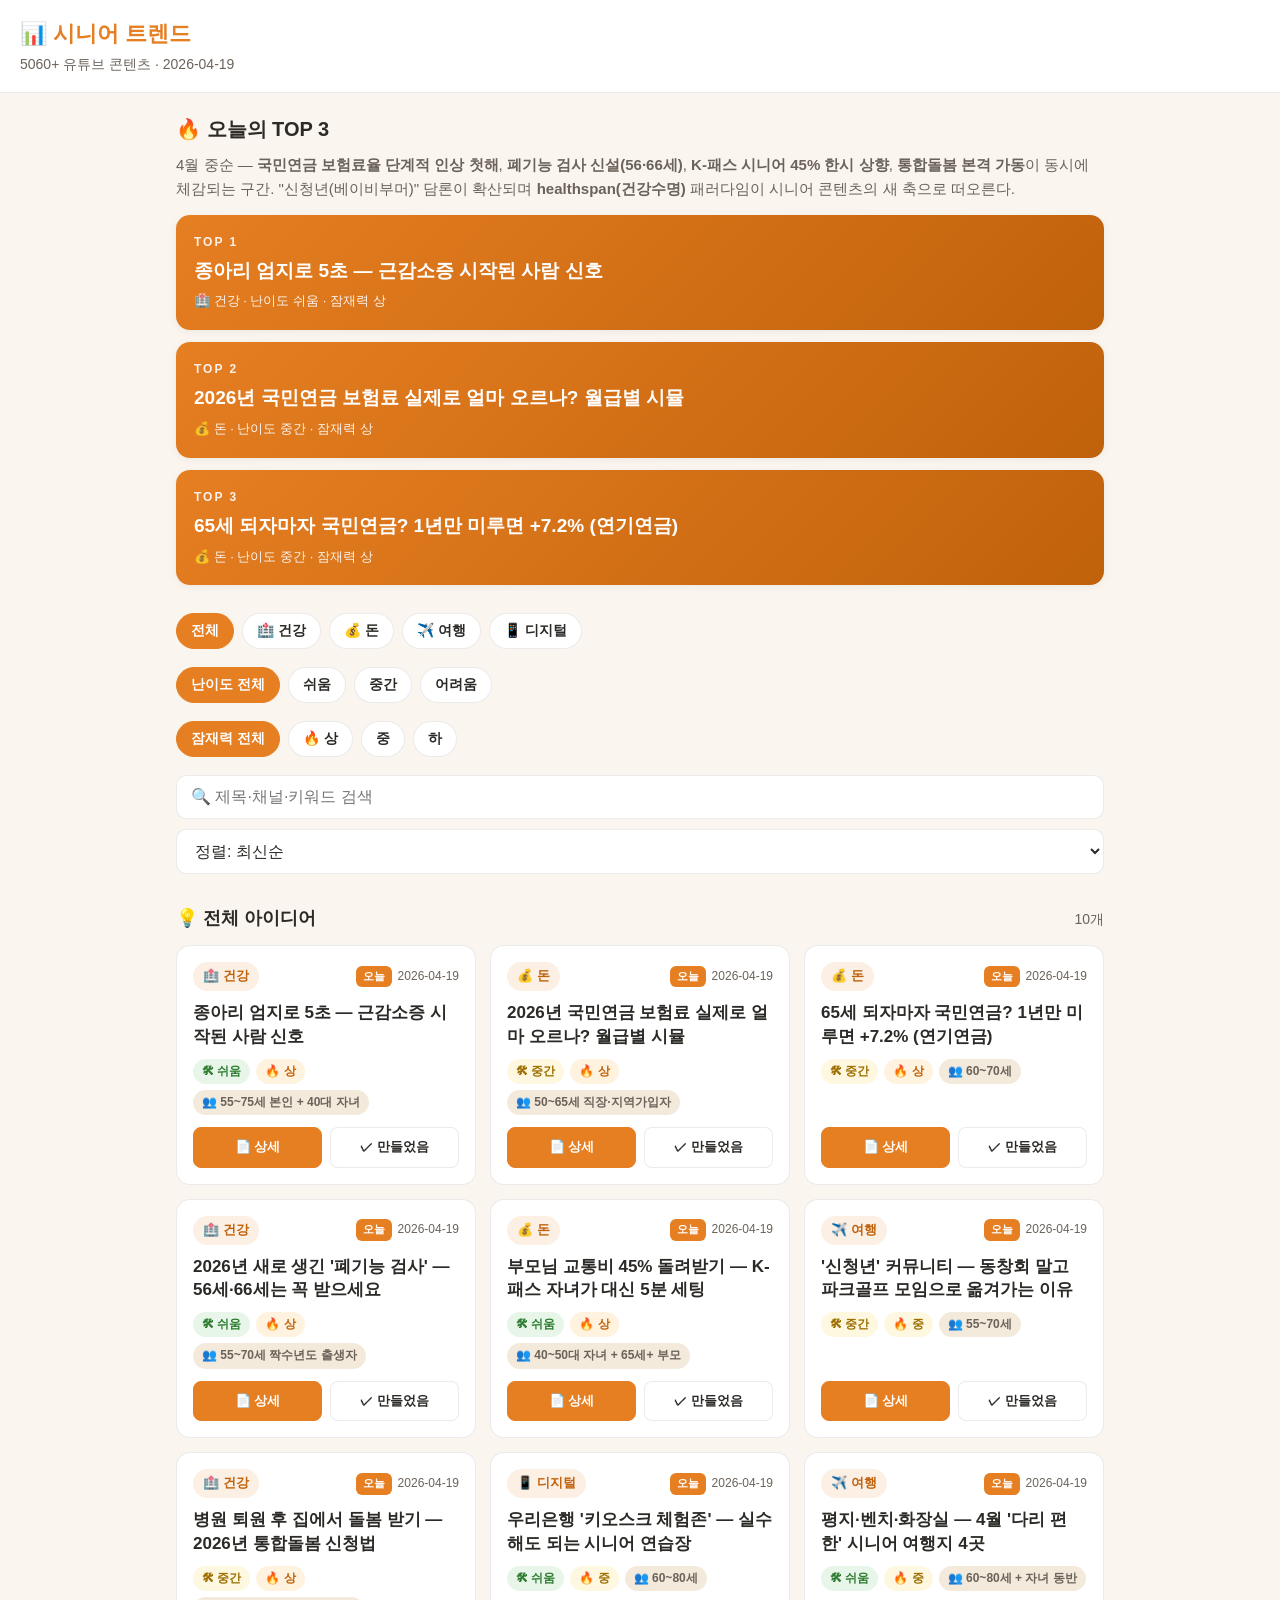
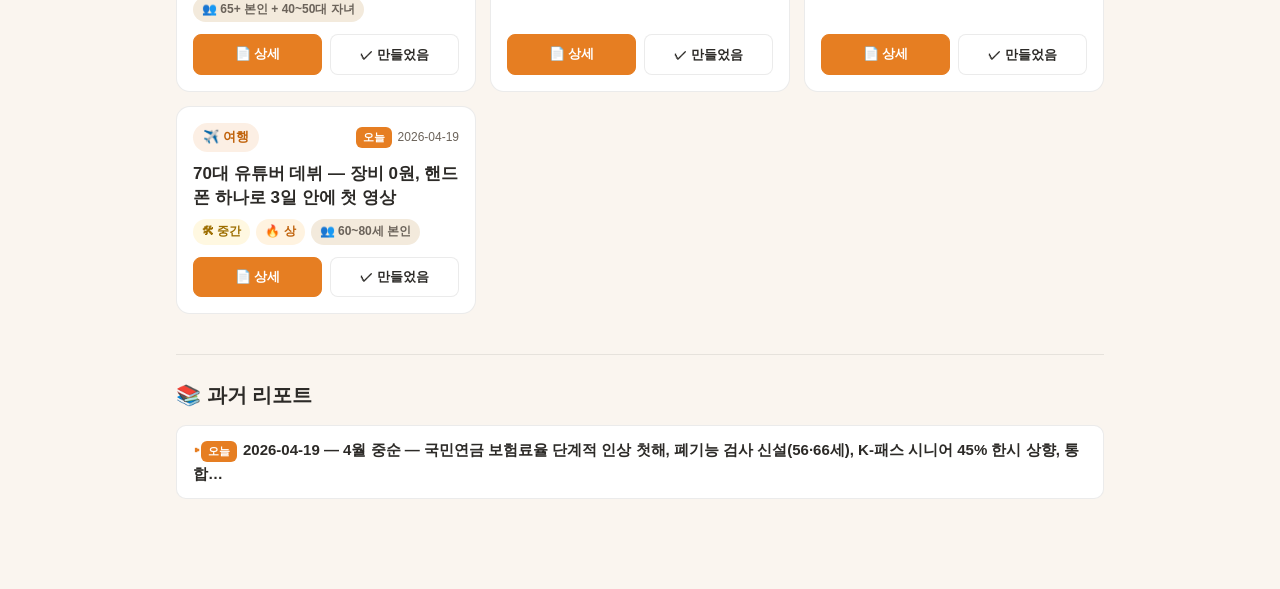
<file: senior/index.html>
<!DOCTYPE html>
<html lang="ko">
<head>
<meta charset="utf-8">
<meta name="viewport" content="width=device-width, initial-scale=1, viewport-fit=cover">
<title>시니어 트렌드 대시보드</title>
<meta name="description" content="매일 아침 업데이트되는 시니어 유튜브 콘텐츠 트렌드">
<meta name="theme-color" content="#e67e22">
<meta name="apple-mobile-web-app-capable" content="yes">
<meta name="apple-mobile-web-app-title" content="시니어 트렌드">
<link rel="manifest" href="manifest.json">
<link rel="icon" type="image/svg+xml" href="favicon.svg">
<link rel="apple-touch-icon" href="favicon.svg">
<link rel="stylesheet" href="styles.css">
</head>
<body>
<header class="header">
  <h1>📊 시니어 트렌드</h1>
  <div class="subtitle">5060+ 유튜브 콘텐츠 · <span id="today-date">-</span></div>
</header>
<main class="container">

  <section class="hero">
    <h2 class="hero-title">🔥 오늘의 TOP 3</h2>
    <p id="today-summary" style="color: var(--text-muted); font-size: 15px; margin: -6px 0 14px;"></p>
    <div class="hero-cards" id="hero-cards"></div>
  </section>

  <section class="filters">
    <div class="filter-row" aria-label="카테고리 필터">
      <button class="filter-pill active" data-filter="category" data-value="all">전체</button>
      <button class="filter-pill" data-filter="category" data-value="health">🏥 건강</button>
      <button class="filter-pill" data-filter="category" data-value="money">💰 돈</button>
      <button class="filter-pill" data-filter="category" data-value="travel">✈️ 여행</button>
      <button class="filter-pill" data-filter="category" data-value="digital">📱 디지털</button>
    </div>
    <div class="filter-row" aria-label="난이도 필터">
      <button class="filter-pill active" data-filter="difficulty" data-value="all">난이도 전체</button>
      <button class="filter-pill" data-filter="difficulty" data-value="easy">쉬움</button>
      <button class="filter-pill" data-filter="difficulty" data-value="medium">중간</button>
      <button class="filter-pill" data-filter="difficulty" data-value="hard">어려움</button>
    </div>
    <div class="filter-row" aria-label="잠재력 필터">
      <button class="filter-pill active" data-filter="potential" data-value="all">잠재력 전체</button>
      <button class="filter-pill" data-filter="potential" data-value="high">🔥 상</button>
      <button class="filter-pill" data-filter="potential" data-value="medium">중</button>
      <button class="filter-pill" data-filter="potential" data-value="low">하</button>
    </div>
    <input id="search" class="search-box" type="search" placeholder="🔍 제목·채널·키워드 검색">
    <select id="sort" class="sort-select">
      <option value="recent">정렬: 최신순</option>
      <option value="potential">정렬: 잠재력 높은순</option>
      <option value="easy">정렬: 난이도 쉬운순</option>
    </select>
  </section>

  <section>
    <div style="display:flex; justify-content:space-between; align-items:center; margin-bottom:12px;">
      <h2 style="margin:0; font-size:18px;">💡 전체 아이디어</h2>
      <span id="result-count" style="color: var(--text-muted); font-size: 14px;">-</span>
    </div>
    <div id="ideas-grid" class="ideas-grid"></div>
  </section>

  <section class="archive">
    <h2 class="archive-title">📚 과거 리포트</h2>
    <div id="archive-list"></div>
  </section>

</main>
<script src="app.js"></script>
</body>
</html>
</file>
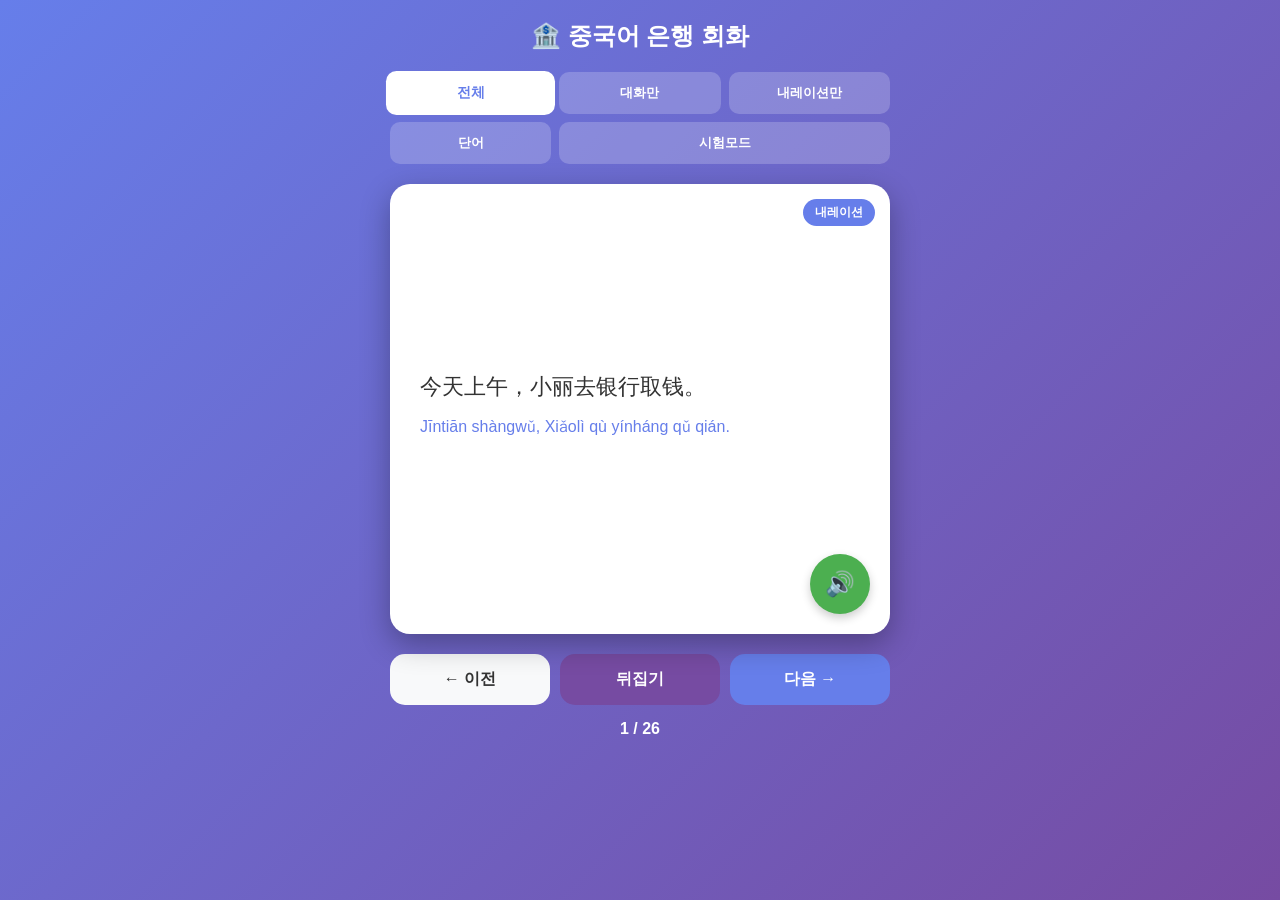
<file: ch.html>
<!DOCTYPE html>
<html lang="ko">
<head>
    <meta charset="UTF-8">
    <meta name="viewport" content="width=device-width, initial-scale=1.0">
    <title>중국어 은행 회화 학습</title>
    <style>
        * {
            margin: 0;
            padding: 0;
            box-sizing: border-box;
        }

        body {
            font-family: -apple-system, BlinkMacSystemFont, 'Segoe UI', sans-serif;
            background: linear-gradient(135deg, #667eea 0%, #764ba2 100%);
            min-height: 100vh;
            padding: 20px;
        }

        .container {
            max-width: 500px;
            margin: 0 auto;
        }

        h1 {
            color: white;
            text-align: center;
            margin-bottom: 20px;
            font-size: 24px;
        }

        .mode-selector {
            display: grid;
            grid-template-columns: repeat(3, 1fr);
            gap: 8px;
            margin-bottom: 20px;
        }

        .mode-btn {
            padding: 12px 8px;
            border: none;
            border-radius: 10px;
            font-size: 13px;
            font-weight: bold;
            cursor: pointer;
            transition: all 0.3s;
            background: rgba(255, 255, 255, 0.2);
            color: white;
        }

        .mode-btn:nth-child(4),
        .mode-btn:nth-child(5) {
            grid-column: span 1;
        }

        .mode-btn:nth-child(4) {
            grid-column: 1 / 2;
        }

        .mode-btn:nth-child(5) {
            grid-column: 2 / 4;
        }

        .mode-btn.active {
            background: white;
            color: #667eea;
            transform: scale(1.05);
        }

        .card-container {
            perspective: 1000px;
            margin-bottom: 20px;
        }

        .card {
            background: white;
            border-radius: 20px;
            padding: 30px;
            box-shadow: 0 10px 30px rgba(0, 0, 0, 0.3);
            min-height: 450px;
            position: relative;
            transform-style: preserve-3d;
            transition: transform 0.6s;
        }

        .card.flipped {
            transform: rotateY(180deg);
        }

        .card-face {
            backface-visibility: hidden;
            position: absolute;
            top: 0;
            left: 0;
            width: 100%;
            height: 100%;
            padding: 30px;
            display: flex;
            flex-direction: column;
            justify-content: center;
        }

        .card-back {
            transform: rotateY(180deg);
        }

        .card-type {
            position: absolute;
            top: 15px;
            right: 15px;
            background: #667eea;
            color: white;
            padding: 5px 12px;
            border-radius: 15px;
            font-size: 12px;
            font-weight: bold;
        }

        .chinese {
            font-size: 22px;
            margin-bottom: 10px;
            line-height: 1.6;
            color: #333;
        }

        .pinyin {
            font-size: 16px;
            color: #667eea;
            margin-bottom: 10px;
            line-height: 1.6;
        }

        .korean {
            font-size: 16px;
            color: #666;
            line-height: 1.6;
        }

        .tts-btn {
            background: #4CAF50;
            color: white;
            border: none;
            border-radius: 50%;
            width: 60px;
            height: 60px;
            font-size: 24px;
            cursor: pointer;
            position: absolute;
            bottom: 20px;
            right: 20px;
            box-shadow: 0 4px 10px rgba(0, 0, 0, 0.2);
            transition: all 0.3s;
        }

        .tts-btn:active {
            transform: scale(0.95);
            background: #45a049;
        }

        .blank {
            color: #ff6b6b;
            font-weight: bold;
            text-decoration: underline;
            text-decoration-style: dashed;
        }

        .controls {
            display: flex;
            gap: 10px;
            margin-top: 20px;
        }

        .control-btn {
            flex: 1;
            padding: 15px;
            border: none;
            border-radius: 15px;
            font-size: 16px;
            font-weight: bold;
            cursor: pointer;
            transition: all 0.3s;
        }

        .prev-btn {
            background: #f8f9fa;
            color: #333;
        }

        .next-btn {
            background: #667eea;
            color: white;
        }

        .flip-btn {
            background: #764ba2;
            color: white;
        }

        .control-btn:active {
            transform: scale(0.95);
        }

        .progress {
            text-align: center;
            color: white;
            margin-top: 15px;
            font-size: 16px;
            font-weight: bold;
        }

        .cloze-input {
            background: #fff3cd;
            border: 2px dashed #ffc107;
            border-radius: 5px;
            padding: 2px 8px;
            margin: 0 3px;
            min-width: 60px;
            display: inline-block;
        }
    </style>
</head>
<body>
    <div class="container">
        <h1>🏦 중국어 은행 회화</h1>
        
        <div class="mode-selector">
            <button class="mode-btn active" onclick="setMode('all')">전체</button>
            <button class="mode-btn" onclick="setMode('dialogue')">대화만</button>
            <button class="mode-btn" onclick="setMode('narration')">내레이션만</button>
            <button class="mode-btn" onclick="setMode('vocabulary')">단어</button>
            <button class="mode-btn" onclick="setMode('cloze')">시험모드</button>
        </div>

        <div class="card-container">
            <div class="card" id="flashcard">
                <div class="card-face card-front">
                    <div class="card-type" id="cardType">대화</div>
                    <div id="frontContent"></div>
                    <button class="tts-btn" onclick="speakChinese()">🔊</button>
                </div>
                <div class="card-face card-back">
                    <div id="backContent"></div>
                </div>
            </div>
        </div>

        <div class="controls">
            <button class="control-btn prev-btn" onclick="prevCard()">← 이전</button>
            <button class="control-btn flip-btn" onclick="flipCard()">뒤집기</button>
            <button class="control-btn next-btn" onclick="nextCard()">다음 →</button>
        </div>

        <div class="progress" id="progress">1 / 20</div>
    </div>

    <script>
        const cards = [
            {
                type: 'narration',
                chinese: '今天上午，小丽去银行取钱。',
                pinyin: 'Jīntiān shàngwǔ, Xiǎolì qù yínháng qǔ qián.',
                korean: '오늘 오전, 샤오리는 은행에 돈을 찾으러 갔다.',
                cloze: '今天上午，小丽去___取钱。',
                answer: '银行'
            },
            {
                type: 'narration',
                chinese: '银行里人不多，很安静。',
                pinyin: 'Yínháng lǐ rén bú duō, hěn ānjìng.',
                korean: '은행 안에는 사람이 많지 않아 조용했다.',
                cloze: '银行里人不多，很___。',
                answer: '安静'
            },
            {
                type: 'narration',
                chinese: '她拿着银行卡，排队等候。',
                pinyin: 'Tā názhe yínhángkǎ, páiduì děnghòu.',
                korean: '그녀는 은행카드를 들고 줄을 서서 기다렸다.',
                cloze: '她拿着银行卡，___等候。',
                answer: '排队'
            },
            {
                type: 'narration',
                chinese: '轮到小丽了，她走到窗口前。',
                pinyin: 'Lúndào Xiǎolì le, tā zǒu dào chuāngkǒu qián.',
                korean: '샤오리 차례가 되자, 창구 앞으로 갔다.',
                cloze: '___小丽了，她走到窗口前。',
                answer: '轮到'
            },
            {
                type: 'dialogue',
                chinese: '你好，请问你要办什么？',
                pinyin: 'Nǐhǎo, qǐngwèn nǐ yào bàn shénme?',
                korean: '안녕하세요, 무엇을 도와드릴까요?',
                cloze: '你好，请问你要___什么？',
                answer: '办'
            },
            {
                type: 'dialogue',
                chinese: '你好，我想取钱。',
                pinyin: 'Nǐhǎo, wǒ xiǎng qǔ qián.',
                korean: '안녕하세요, 돈을 찾고 싶어요.',
                cloze: '你好，我想___钱。',
                answer: '取'
            },
            {
                type: 'dialogue',
                chinese: '好的，请给我你的银行卡。',
                pinyin: 'Hǎo de, qǐng gěi wǒ nǐ de yínhángkǎ.',
                korean: '네, 당신의 은행카드를 주세요.',
                cloze: '好的，请给我你的___。',
                answer: '银行卡'
            },
            {
                type: 'dialogue',
                chinese: '好的，在这里。',
                pinyin: 'Hǎo de, zài zhèlǐ.',
                korean: '네, 여기요.',
                cloze: '好的，在___。',
                answer: '这里'
            },
            {
                type: 'dialogue',
                chinese: '你要取多少钱？',
                pinyin: 'Nǐ yào qǔ duōshao qián?',
                korean: '얼마를 찾으실 건가요?',
                cloze: '你要取___钱？',
                answer: '多少'
            },
            {
                type: 'dialogue',
                chinese: '取五千块。',
                pinyin: 'Qǔ wǔqiān kuài.',
                korean: '5천 위안을 찾을게요.',
                cloze: '取___块。',
                answer: '五千'
            },
            {
                type: 'dialogue',
                chinese: '请问要现金还是转账？',
                pinyin: 'Qǐngwèn yào xiànjīn háishi zhuǎnzhàng?',
                korean: '현금으로 드릴까요, 이체로 해드릴까요?',
                cloze: '请问要现金还是___？',
                answer: '转账'
            },
            {
                type: 'dialogue',
                chinese: '要现金。',
                pinyin: 'Yào xiànjīn.',
                korean: '현금으로요.',
                cloze: '要___。',
                answer: '现金'
            },
            {
                type: 'dialogue',
                chinese: '好的，请输入密码。',
                pinyin: 'Hǎo de, qǐng shūrù mìmǎ.',
                korean: '네, 비밀번호를 입력해주세요.',
                cloze: '好的，请输入___。',
                answer: '密码'
            },
            {
                type: 'narration',
                chinese: '小丽低头输入密码。',
                pinyin: 'Xiǎolì dītóu shūrù mìmǎ.',
                korean: '샤오리는 고개를 숙이고 비밀번호를 입력했다.',
                cloze: '小丽___输入密码。',
                answer: '低头'
            },
            {
                type: 'dialogue',
                chinese: '请稍等一下。',
                pinyin: 'Qǐng shāoděng yíxià.',
                korean: '잠시만 기다려주세요.',
                cloze: '请___一下。',
                answer: '稍等'
            },
            {
                type: 'dialogue',
                chinese: '这是你的钱，请点一下。',
                pinyin: 'Zhè shì nǐ de qián, qǐng diǎn yíxià.',
                korean: '여기 돈입니다, 한번 세어보세요.',
                cloze: '这是你的钱，请___一下。',
                answer: '点'
            },
            {
                type: 'dialogue',
                chinese: '对的，一共五千块。',
                pinyin: 'Duì de, yígòng wǔqiān kuài.',
                korean: '맞아요, 총 5천 위안이에요.',
                cloze: '对的，___五千块。',
                answer: '一共'
            },
            {
                type: 'narration',
                chinese: '小丽把钱放进包里。',
                pinyin: 'Xiǎolì bǎ qián fàng jìn bāo lǐ.',
                korean: '샤오리는 돈을 가방에 넣었다.',
                cloze: '小丽把钱___包里。',
                answer: '放进'
            },
            {
                type: 'dialogue',
                chinese: '这是你的银行卡和收据。',
                pinyin: 'Zhè shì nǐ de yínhángkǎ hé shōujù.',
                korean: '여기 당신의 은행카드와 영수증입니다.',
                cloze: '这是你的银行卡和___。',
                answer: '收据'
            },
            {
                type: 'narration',
                chinese: '小丽突然想到一件事，又问了工作人员。',
                pinyin: 'Xiǎolì tūrán xiǎngdào yí jiàn shì, yòu wèn le gōngzuòrényuán.',
                korean: '샤오리는 갑자기 한 가지가 떠올라 다시 직원에게 물었다.',
                cloze: '小丽___想到一件事，又问了工作人员。',
                answer: '突然'
            },
            {
                type: 'dialogue',
                chinese: '不好意思，我可以顺便问一下吗？',
                pinyin: 'Bùhǎoyìsi, wǒ kěyǐ shùnbiàn wèn yíxià ma?',
                korean: '죄송한데, 혹시 겸사겸사 하나 물어봐도 될까요?',
                cloze: '不好意思，我可以___问一下吗？',
                answer: '顺便'
            },
            {
                type: 'dialogue',
                chinese: '如果银行卡丢了，怎么办？',
                pinyin: 'Rúguǒ yínhángkǎ diū le, zěnme bàn?',
                korean: '만약 은행카드를 잃어버리면 어떻게 하나요?',
                cloze: '如果银行卡___了，怎么办？',
                answer: '丢'
            },
            {
                type: 'dialogue',
                chinese: '可以先挂失，然后再补办一张新卡。',
                pinyin: 'Kěyǐ xiān guàshī, ránhòu zài bǔbàn yì zhāng xīn kǎ.',
                korean: '먼저 분실신고를 하고, 그 다음 새 카드를 재발급하면 됩니다.',
                cloze: '可以先___，然后再补办一张新卡。',
                answer: '挂失'
            },
            {
                type: 'dialogue',
                chinese: '明白了，谢谢你。',
                pinyin: 'Míngbai le, xièxie nǐ.',
                korean: '알겠습니다, 감사합니다.',
                cloze: '___了，谢谢你。',
                answer: '明白'
            },
            {
                type: 'narration',
                chinese: '小丽慢慢走出银行。',
                pinyin: 'Xiǎolì mànmàn zǒu chū yínháng.',
                korean: '샤오리는 천천히 은행을 나왔다.',
                cloze: '小丽___走出银行。',
                answer: '慢慢'
            },
            {
                type: 'narration',
                chinese: '今天的事情办得很顺利，她觉得很舒心。',
                pinyin: 'Jīntiān de shìqing bàn de hěn shùnlì, tā juéde hěn shūxīn.',
                korean: '오늘 일이 아주 순조롭게 처리되어 마음이 편안했다.',
                cloze: '今天的事情办得很___，她觉得很舒心。',
                answer: '顺利'
            }
        ];

        // 단어 카드 추가
        const vocabularyCards = [
            { type: 'vocabulary', chinese: '银行', pinyin: 'yínháng', korean: '은행', 
              example: '小丽去银行取钱', examplePinyin: 'xiǎo lì qù yínháng qǔ qián', exampleKorean: '샤오리는 은행에 가서 돈을 찾는다' },
            { type: 'vocabulary', chinese: '取钱', pinyin: 'qǔ qián', korean: '돈을 인출하다',
              example: '我想取钱', examplePinyin: 'wǒ xiǎng qǔ qián', exampleKorean: '저는 돈을 인출하고 싶어요' },
            { type: 'vocabulary', chinese: '排队', pinyin: 'pái duì', korean: '줄을 서다',
              example: '她在银行排队等候', examplePinyin: 'tā zài yínháng pái duì děnghòu', exampleKorean: '그녀는 은행에서 줄을 서서 기다린다' },
            { type: 'vocabulary', chinese: '等候', pinyin: 'děnghòu', korean: '기다리다',
              example: '请在这里等候', examplePinyin: 'qǐng zài zhèlǐ děnghòu', exampleKorean: '여기에서 기다려 주세요' },
            { type: 'vocabulary', chinese: '窗口', pinyin: 'chuāngkǒu', korean: '창구',
              example: '她走到窗口前', examplePinyin: 'tā zǒu dào chuāngkǒu qián', exampleKorean: '그녀는 창구 앞으로 간다' },
            { type: 'vocabulary', chinese: '办', pinyin: 'bàn', korean: '처리하다 / (업무를) 보다',
              example: '你要办什么业务？', examplePinyin: 'nǐ yào bàn shénme yèwù', exampleKorean: '어떤 업무를 처리하시나요?' },
            { type: 'vocabulary', chinese: '工作人员', pinyin: 'gōngzuò rényuán', korean: '직원',
              example: '工作人员很有礼貌', examplePinyin: 'gōngzuò rényuán hěn yǒu lǐmào', exampleKorean: '직원은 매우 예의 바르다' },
            { type: 'vocabulary', chinese: '银行卡', pinyin: 'yínhángkǎ', korean: '은행 카드',
              example: '请给我你的银行卡', examplePinyin: 'qǐng gěi wǒ nǐ de yínhángkǎ', exampleKorean: '은행 카드를 주세요' },
            { type: 'vocabulary', chinese: '输入密码', pinyin: 'shūrù mìmǎ', korean: '비밀번호를 입력하다',
              example: '请输入密码', examplePinyin: 'qǐng shūrù mìmǎ', exampleKorean: '비밀번호를 입력해 주세요' },
            { type: 'vocabulary', chinese: '收据', pinyin: 'shōujù', korean: '영수증',
              example: '这是你的收据', examplePinyin: 'zhè shì nǐ de shōujù', exampleKorean: '이것은 당신의 영수증입니다' },
            { type: 'vocabulary', chinese: '挂失', pinyin: 'guàshī', korean: '분실 신고하다',
              example: '银行卡丢了，要先挂失', examplePinyin: 'yínhángkǎ diū le, yào xiān guàshī', exampleKorean: '은행 카드를 잃어버리면 먼저 분실 신고를 해야 한다' },
            { type: 'vocabulary', chinese: '补办', pinyin: 'bǔ bàn', korean: '재발급하다',
              example: '可以补办一张新卡', examplePinyin: 'kěyǐ bǔ bàn yì zhāng xīn kǎ', exampleKorean: '새 카드를 재발급할 수 있다' },
            { type: 'vocabulary', chinese: '顺利', pinyin: 'shùnlì', korean: '순조롭다',
              example: '今天的事情很顺利', examplePinyin: 'jīntiān de shìqíng hěn shùnlì', exampleKorean: '오늘 일이 아주 순조로웠다' },
            { type: 'vocabulary', chinese: '舒心', pinyin: 'shūxīn', korean: '마음이 편하다 / 속이 시원하다',
              example: '今天的事情办得很舒心', examplePinyin: 'jīntiān de shìqíng bàn de hěn shūxīn', exampleKorean: '오늘 일들이 잘 해결되어서 마음이 편하다' },
            { type: 'vocabulary', chinese: '顺便', pinyin: 'shùnbiàn', korean: '겸사겸사 / 하는 김에',
              example: '我去银行取钱，顺便问了一下问题', examplePinyin: 'wǒ qù yínháng qǔ qián, shùnbiàn wèn le yíxià wèntí', exampleKorean: '나는 은행에 돈을 찾으러 가서 겸사겸사 질문을 하나 했다' }
        ];

        let currentMode = 'all';
        let filteredCards = cards;
        let currentIndex = 0;
        let isFlipped = false;

        function setMode(mode) {
            currentMode = mode;
            currentIndex = 0;
            isFlipped = false;
            
            // Update button styles
            document.querySelectorAll('.mode-btn').forEach(btn => {
                btn.classList.remove('active');
            });
            event.target.classList.add('active');
            
            // Filter cards
            if (mode === 'dialogue') {
                filteredCards = cards.filter(card => card.type === 'dialogue');
            } else if (mode === 'narration') {
                filteredCards = cards.filter(card => card.type === 'narration');
            } else if (mode === 'vocabulary') {
                filteredCards = vocabularyCards;
            } else {
                filteredCards = cards;
            }
            
            updateCard();
        }

        function updateCard() {
            const card = filteredCards[currentIndex];
            const flashcard = document.getElementById('flashcard');
            flashcard.classList.remove('flipped');
            isFlipped = false;
            
            const typeLabel = card.type === 'dialogue' ? '대화' : 
                            card.type === 'vocabulary' ? '단어' : '내레이션';
            document.getElementById('cardType').textContent = typeLabel;
            
            if (currentMode === 'cloze') {
                document.getElementById('frontContent').innerHTML = `
                    <div class="chinese">${card.cloze}</div>
                    <div class="pinyin">${card.pinyin}</div>
                `;
                document.getElementById('backContent').innerHTML = `
                    <div class="chinese">${card.chinese}</div>
                    <div class="pinyin">${card.pinyin}</div>
                    <div class="korean">${card.korean}</div>
                    <div style="margin-top: 20px; padding: 15px; background: #e8f5e9; border-radius: 10px;">
                        <strong style="color: #2e7d32;">정답:</strong> <span style="color: #c62828; font-size: 20px;">${card.answer}</span>
                    </div>
                `;
            } else if (currentMode === 'vocabulary') {
                document.getElementById('frontContent').innerHTML = `
                    <div class="chinese" style="font-size: 36px; font-weight: bold;">${card.chinese}</div>
                    <div class="pinyin" style="font-size: 20px;">${card.pinyin}</div>
                `;
                document.getElementById('backContent').innerHTML = `
                    <div class="korean" style="font-size: 22px; margin-bottom: 25px; font-weight: bold; color: #2c3e50;">${card.korean}</div>
                    <div style="background: #f0f8ff; padding: 20px; border-radius: 15px; border-left: 4px solid #667eea;">
                        <div style="font-size: 12px; color: #667eea; font-weight: bold; margin-bottom: 8px;">📝 예문</div>
                        <div style="font-size: 18px; color: #333; margin-bottom: 8px;">${card.example}</div>
                        <div style="font-size: 14px; color: #667eea; margin-bottom: 8px;">${card.examplePinyin}</div>
                        <div style="font-size: 15px; color: #666;">${card.exampleKorean}</div>
                    </div>
                `;
            } else {
                document.getElementById('frontContent').innerHTML = `
                    <div class="chinese">${card.chinese}</div>
                    <div class="pinyin">${card.pinyin}</div>
                `;
                document.getElementById('backContent').innerHTML = `
                    <div class="korean">${card.korean}</div>
                `;
            }
            
            document.getElementById('progress').textContent = 
                `${currentIndex + 1} / ${filteredCards.length}`;
        }

        function flipCard() {
            const flashcard = document.getElementById('flashcard');
            flashcard.classList.toggle('flipped');
            isFlipped = !isFlipped;
        }

        function nextCard() {
            currentIndex = (currentIndex + 1) % filteredCards.length;
            updateCard();
        }

        function prevCard() {
            currentIndex = (currentIndex - 1 + filteredCards.length) % filteredCards.length;
            updateCard();
        }

        function speakChinese() {
            const card = filteredCards[currentIndex];
            const utterance = new SpeechSynthesisUtterance(card.chinese);
            utterance.lang = 'zh-CN';
            utterance.rate = 0.8;
            speechSynthesis.speak(utterance);
        }

        // Initialize
        updateCard();

        // Keyboard navigation
        document.addEventListener('keydown', (e) => {
            if (e.key === 'ArrowLeft') prevCard();
            if (e.key === 'ArrowRight') nextCard();
            if (e.key === ' ') {
                e.preventDefault();
                flipCard();
            }
        });

        // Touch swipe support
        let touchStartX = 0;
        let touchEndX = 0;

        document.addEventListener('touchstart', (e) => {
            touchStartX = e.changedTouches[0].screenX;
        });

        document.addEventListener('touchend', (e) => {
            touchEndX = e.changedTouches[0].screenX;
            handleSwipe();
        });

        function handleSwipe() {
            if (touchEndX < touchStartX - 50) nextCard();
            if (touchEndX > touchStartX + 50) prevCard();
        }
    </script>
</body>
</html>
</file>
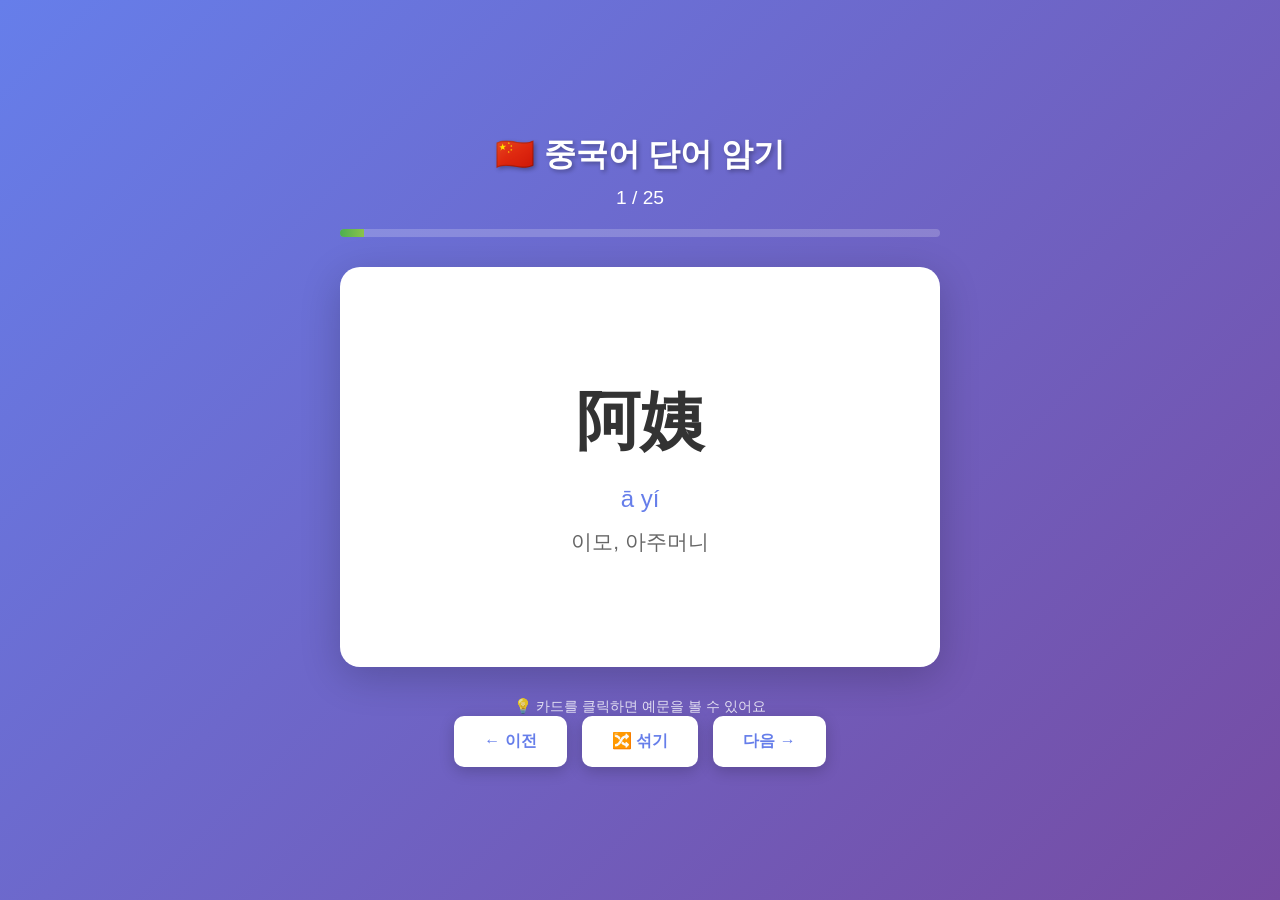
<file: ch12.html>
<!DOCTYPE html>
<html lang="ko">
<head>
    <meta charset="UTF-8">
    <meta name="viewport" content="width=device-width, initial-scale=1.0">
    <title>중국어 단어 암기 카드 (50개)</title>
    <style>
        * {
            margin: 0;
            padding: 0;
            box-sizing: border-box;
        }

        body {
            font-family: 'Malgun Gothic', sans-serif;
            background: linear-gradient(135deg, #667eea 0%, #764ba2 100%);
            min-height: 100vh;
            padding: 20px;
            display: flex;
            justify-content: center;
            align-items: center;
        }

        .container {
            max-width: 600px;
            width: 100%;
        }

        .header {
            text-align: center;
            color: white;
            margin-bottom: 30px;
        }

        .header h1 {
            font-size: 2em;
            margin-bottom: 10px;
            text-shadow: 2px 2px 4px rgba(0,0,0,0.3);
        }

        .progress-bar {
            background: rgba(255,255,255,0.2);
            border-radius: 10px;
            height: 8px;
            margin: 20px 0;
            overflow: hidden;
        }

        .progress-fill {
            background: linear-gradient(90deg, #4CAF50, #8BC34A);
            height: 100%;
            width: 0%;
            transition: width 0.3s ease;
        }

        .card-wrapper {
            perspective: 1000px;
            margin-bottom: 30px;
        }

        .card {
            background: white;
            border-radius: 20px;
            box-shadow: 0 10px 40px rgba(0,0,0,0.2);
            padding: 40px;
            min-height: 400px;
            position: relative;
            transform-style: preserve-3d;
            transition: transform 0.6s;
            cursor: pointer;
        }

        .card.flipped {
            transform: rotateY(180deg);
        }

        .card-front, .card-back {
            backface-visibility: hidden;
            position: absolute;
            top: 0;
            left: 0;
            width: 100%;
            height: 100%;
            padding: 40px;
            display: flex;
            flex-direction: column;
            justify-content: center;
            align-items: center;
        }

        .card-back {
            transform: rotateY(180deg);
        }

        .chinese {
            font-size: 4em;
            font-weight: bold;
            color: #333;
            margin-bottom: 20px;
        }

        .pinyin {
            font-size: 1.5em;
            color: #667eea;
            margin-bottom: 15px;
        }

        .meaning {
            font-size: 1.3em;
            color: #666;
            text-align: center;
        }

        .example-box {
            width: 100%;
            background: #f8f9fa;
            border-left: 4px solid #667eea;
            padding: 20px;
            border-radius: 10px;
            margin-top: 20px;
        }

        .example-chinese {
            font-size: 1.8em;
            color: #333;
            margin-bottom: 10px;
            line-height: 1.6;
        }

        .example-pinyin {
            font-size: 1.1em;
            color: #764ba2;
            margin-bottom: 10px;
            font-style: italic;
        }

        .example-meaning {
            font-size: 1.2em;
            color: #555;
            line-height: 1.5;
        }

        .controls {
            display: flex;
            gap: 15px;
            justify-content: center;
            flex-wrap: wrap;
        }

        button {
            background: white;
            border: none;
            padding: 15px 30px;
            border-radius: 10px;
            font-size: 1em;
            font-weight: bold;
            cursor: pointer;
            box-shadow: 0 4px 15px rgba(0,0,0,0.2);
            transition: all 0.3s ease;
            color: #667eea;
        }

        button:hover {
            transform: translateY(-2px);
            box-shadow: 0 6px 20px rgba(0,0,0,0.3);
        }

        button:active {
            transform: translateY(0);
        }

        .flip-hint {
            text-align: center;
            color: white;
            margin-top: 20px;
            font-size: 0.9em;
            opacity: 0.8;
        }

        .counter {
            text-align: center;
            color: white;
            font-size: 1.2em;
            margin-bottom: 10px;
        }

        @media (max-width: 600px) {
            .chinese {
                font-size: 3em;
            }
            
            .card {
                padding: 30px;
                min-height: 350px;
            }

            .example-chinese {
                font-size: 1.5em;
            }
        }
    </style>
</head>
<body>
    <div class="container">
        <div class="header">
            <h1>🇨🇳 중국어 단어 암기</h1>
            <div class="counter">
                <span id="current">1</span> / <span id="total">50</span>
            </div>
            <div class="progress-bar">
                <div class="progress-fill" id="progress"></div>
            </div>
        </div>

        <div class="card-wrapper">
            <div class="card" id="flashcard" onclick="flipCard()">
                <div class="card-front">
                    <div class="chinese" id="chinese"></div>
                    <div class="pinyin" id="pinyin"></div>
                    <div class="meaning" id="meaning"></div>
                </div>
                <div class="card-back">
                    <div class="example-box">
                        <div class="example-chinese" id="exChinese"></div>
                        <div class="example-pinyin" id="exPinyin"></div>
                        <div class="example-meaning" id="exMeaning"></div>
                    </div>
                </div>
            </div>
        </div>

        <div class="flip-hint">💡 카드를 클릭하면 예문을 볼 수 있어요</div>

        <div class="controls">
            <button onclick="prevCard()">← 이전</button>
            <button onclick="shuffle()">🔀 섞기</button>
            <button onclick="nextCard()">다음 →</button>
        </div>
    </div>

    <script>
        const words = [
            {
                chinese: "阿姨",
                pinyin: "ā yí",
                meaning: "이모, 아주머니",
                exChinese: "一位阿姨从前边走过来",
                exPinyin: "yí wèi ā yí cóng qián biān zǒu guò lái",
                exMeaning: "아주머니 한 분이 앞쪽에서 걸어오신다"
            },
            {
                chinese: "阿",
                pinyin: "a",
                meaning: "(접두사) 친근하게 부르는 말<br>예: 阿姨, 阿明",
                exChinese: "这是多么好的机会啊！",
                exPinyin: "zhè shì duō me hǎo de jī huì a",
                exMeaning: "이게 얼마나 좋은 기회니!"
            },
            {
                chinese: "矮",
                pinyin: "ǎi",
                meaning: "키가 작다",
                exChinese: "她的个子很矮",
                exPinyin: "tā de gè zi hěn ǎi",
                exMeaning: "그녀는 키가 작다"
            },
            {
                chinese: "爱",
                pinyin: "ài",
                meaning: "사랑하다 / 좋아하다",
                exChinese: "我爱看电影",
                exPinyin: "wǒ ài kàn diàn yǐng",
                exMeaning: "나는 영화를 보는 것을 좋아한다"
            },
            {
                chinese: "爱好",
                pinyin: "ài hào",
                meaning: "취미",
                exChinese: "游泳是我的爱好",
                exPinyin: "yóu yǒng shì wǒ de ài hào",
                exMeaning: "수영은 내 취미이다"
            },
            {
                chinese: "八",
                pinyin: "bā",
                meaning: "여덟",
                exChinese: "我家有八口人",
                exPinyin: "wǒ jiā yǒu bā kǒu rén",
                exMeaning: "우리 집에는 여덟 식구가 있다"
            },
            {
                chinese: "把",
                pinyin: "bǎ",
                meaning: "~을/를 (처리·조작 강조하는 문장 구조)",
                exChinese: "我已经把那本书看完了",
                exPinyin: "wǒ yǐ jīng bǎ nà běn shū kàn wán le",
                exMeaning: "나는 이미 그 책을 다 봤다"
            },
            {
                chinese: "爸爸",
                pinyin: "bà ba",
                meaning: "아빠",
                exChinese: "爸爸在医院工作，是医生",
                exPinyin: "bà ba zài yī yuàn gōng zuò, shì yī shēng",
                exMeaning: "아빠는 병원에서 일하며 의사이다"
            },
            {
                chinese: "吧",
                pinyin: "ba",
                meaning: "~하자 / ~해 (권유, 제안)",
                exChinese: "我们在图书馆门口见面吧",
                exPinyin: "wǒ men zài tú shū guǎn mén kǒu jiàn miàn ba",
                exMeaning: "우리 도서관 입구에서 만나자"
            },
            {
                chinese: "班",
                pinyin: "bān",
                meaning: "반, 조",
                exChinese: "我们班一共有二十多个学生",
                exPinyin: "wǒ men bān yí gòng yǒu èr shí duō gè xué shēng",
                exMeaning: "우리 반에는 총 20여 명의 학생이 있다"
            },
            {
                chinese: "搬",
                pinyin: "bān",
                meaning: "옮기다",
                exChinese: "搬东西时要小心点儿",
                exPinyin: "bān dōng xi shí yào xiǎo xīn diǎn er",
                exMeaning: "물건을 옮길 때 조심해야 해"
            },
            {
                chinese: "半",
                pinyin: "bàn",
                meaning: "반(1/2)",
                exChinese: "我们等了你半个小时",
                exPinyin: "wǒ men děng le nǐ bàn gè xiǎo shí",
                exMeaning: "우리는 너를 30분 기다렸어"
            },
            {
                chinese: "办法",
                pinyin: "bàn fǎ",
                meaning: "방법",
                exChinese: "我觉得这是个好办法",
                exPinyin: "wǒ jué de zhè shì gè hǎo bàn fǎ",
                exMeaning: "나는 이것이 좋은 방법이라고 생각한다"
            },
            {
                chinese: "办公室",
                pinyin: "bàn gōng shì",
                meaning: "사무실",
                exChinese: "他还没下班，在办公室工作呢",
                exPinyin: "tā hái méi xià bān, zài bàn gōng shì gōng zuò ne",
                exMeaning: "그는 아직 퇴근하지 않고 사무실에서 일하고 있다"
            },
            {
                chinese: "帮忙",
                pinyin: "bāng máng",
                meaning: "도움을 주다",
                exChinese: "你有什么需要帮忙的吗？",
                exPinyin: "nǐ yǒu shén me xū yào bāng máng de ma",
                exMeaning: "도와드릴 일이 있나요?"
            },
            {
                chinese: "帮助",
                pinyin: "bāng zhù",
                meaning: "돕다",
                exChinese: "别担心，我会帮助你的",
                exPinyin: "bié dān xīn, wǒ huì bāng zhù nǐ de",
                exMeaning: "걱정 마, 내가 너를 도울게"
            },
            {
                chinese: "包",
                pinyin: "bāo",
                meaning: "가방 / 싸다",
                exChinese: "请把这些东西包起来",
                exPinyin: "qǐng bǎ zhè xiē dōng xi bāo qǐ lái",
                exMeaning: "이 물건들을 싸 주세요"
            },
            {
                chinese: "饱",
                pinyin: "bǎo",
                meaning: "배부르다",
                exChinese: "我已经吃饱了",
                exPinyin: "wǒ yǐ jīng chī bǎo le",
                exMeaning: "나는 이미 배불리 먹었다"
            },
            {
                chinese: "报纸",
                pinyin: "bào zhǐ",
                meaning: "신문",
                exChinese: "他每天早上都看报纸",
                exPinyin: "tā měi tiān zǎo shang dōu kàn bào zhǐ",
                exMeaning: "그는 매일 아침마다 신문을 본다"
            },
            {
                chinese: "杯子",
                pinyin: "bēi zi",
                meaning: "컵",
                exChinese: "请给我两个杯子",
                exPinyin: "qǐng gěi wǒ liǎng gè bēi zi",
                exMeaning: "저에게 컵 2개를 주세요"
            },
            {
                chinese: "北方",
                pinyin: "běi fāng",
                meaning: "북방, 북쪽 지역",
                exChinese: "我爸爸是北方人",
                exPinyin: "wǒ bà ba shì běi fāng rén",
                exMeaning: "우리 아빠는 북방 사람이다"
            },
            {
                chinese: "北京",
                pinyin: "běi jīng",
                meaning: "베이징",
                exChinese: "我在北京工作了一年",
                exPinyin: "wǒ zài běi jīng gōng zuò le yì nián",
                exMeaning: "나는 베이징에서 1년 동안 일했다"
            },
            {
                chinese: "被",
                pinyin: "bèi",
                meaning: "~에게 / ~을 당하다 (피동)",
                exChinese: "我的面包被弟弟吃了",
                exPinyin: "wǒ de miàn bāo bèi dì di chī le",
                exMeaning: "내 빵은 남동생이 먹었다"
            },
            {
                chinese: "本",
                pinyin: "běn",
                meaning: "(양사) 권(책)",
                exChinese: "昨天你借了几本书？",
                exPinyin: "zuó tiān nǐ jiè le jǐ běn shū",
                exMeaning: "어제 너는 책을 몇 권 빌렸니?"
            },
            {
                chinese: "鼻子",
                pinyin: "bí zi",
                meaning: "코",
                exChinese: "他的鼻子又大又高",
                exPinyin: "tā de bí zi yòu dà yòu gāo",
                exMeaning: "그의 코는 크면서도 높다"
            }
        ];

        let currentIndex = 0;
        let isFlipped = false;

        function updateCard() {
            const word = words[currentIndex];
            document.getElementById('chinese').textContent = word.chinese;
            document.getElementById('pinyin').textContent = word.pinyin;
            document.getElementById('meaning').innerHTML = word.meaning;
            document.getElementById('exChinese').textContent = word.exChinese;
            document.getElementById('exPinyin').textContent = word.exPinyin;
            document.getElementById('exMeaning').textContent = word.exMeaning;
            
            document.getElementById('current').textContent = currentIndex + 1;
            document.getElementById('total').textContent = words.length;
            
            const progress = ((currentIndex + 1) / words.length) * 100;
            document.getElementById('progress').style.width = progress + '%';
            
            // Reset flip
            if (isFlipped) {
                document.getElementById('flashcard').classList.remove('flipped');
                isFlipped = false;
            }
        }

        function flipCard() {
            const card = document.getElementById('flashcard');
            card.classList.toggle('flipped');
            isFlipped = !isFlipped;
        }

        function nextCard() {
            currentIndex = (currentIndex + 1) % words.length;
            updateCard();
        }

        function prevCard() {
            currentIndex = (currentIndex - 1 + words.length) % words.length;
            updateCard();
        }

        function shuffle() {
            for (let i = words.length - 1; i > 0; i--) {
                const j = Math.floor(Math.random() * (i + 1));
                [words[i], words[j]] = [words[j], words[i]];
            }
            currentIndex = 0;
            updateCard();
        }

        // Keyboard navigation
        document.addEventListener('keydown', (e) => {
            if (e.key === 'ArrowRight') nextCard();
            if (e.key === 'ArrowLeft') prevCard();
            if (e.key === ' ') {
                e.preventDefault();
                flipCard();
            }
        });

        // Initialize
        updateCard();
    </script>
</body>
</html>
</file>
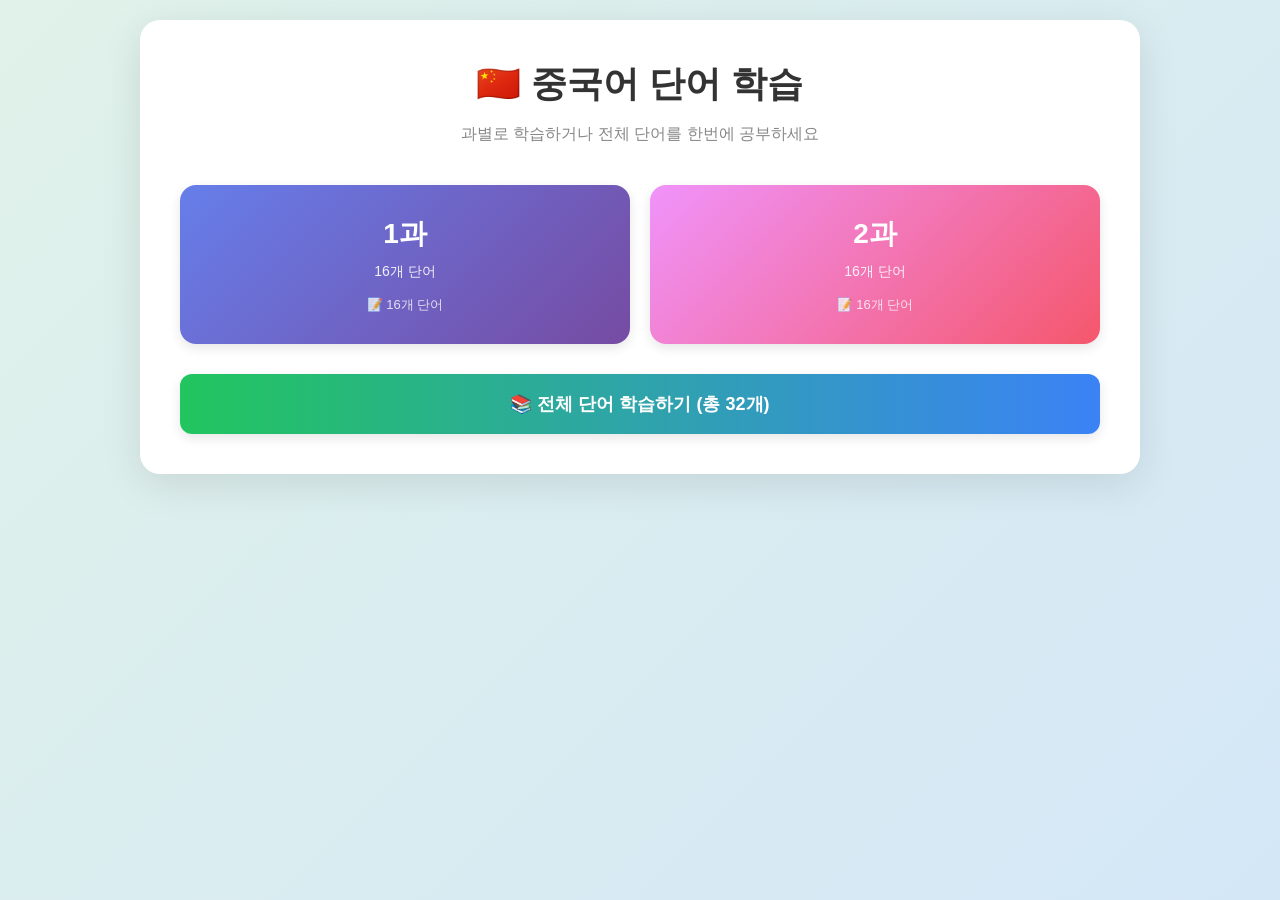
<file: chinese-vocab.html>
<!DOCTYPE html>
<html lang="ko">
<head>
  <meta charset="UTF-8" />
  <meta name="viewport" content="width=device-width, initial-scale=1.0" />
  <title>중국어 단어 학습</title>
  <style>
    * { margin:0; padding:0; box-sizing:border-box; }
    body{
      font-family:-apple-system,BlinkMacSystemFont,'Segoe UI',Roboto,'Helvetica Neue',Arial,sans-serif;
      background:linear-gradient(135deg,#e0f2e9 0%,#d4e7f7 100%);
      min-height:100vh;
      padding:20px;
    }
    .container{ width:100%; max-width:1000px; margin:0 auto; }
    
    /* 카테고리 선택 화면 */
    .category-screen{
      background:white; border-radius:20px;
      box-shadow:0 10px 40px rgba(0,0,0,0.1);
      padding:40px;
    }
    .app-title{
      text-align:center; font-size:36px; font-weight:900;
      color:#333; margin-bottom:15px;
    }
    .app-subtitle{
      text-align:center; color:#888; margin-bottom:40px; font-size:16px;
    }
    .category-grid{
      display:grid; grid-template-columns:repeat(auto-fit, minmax(280px, 1fr));
      gap:20px; margin-bottom:30px;
    }
    .category-card{
      background:linear-gradient(135deg, #667eea 0%, #764ba2 100%);
      border-radius:16px; padding:30px; cursor:pointer;
      transition:all .3s; border:none; color:white;
      box-shadow:0 4px 12px rgba(0,0,0,0.1);
    }
    .category-card:hover{
      transform:translateY(-4px);
      box-shadow:0 8px 20px rgba(0,0,0,0.15);
    }
    .category-card.cat-1{ background:linear-gradient(135deg, #667eea 0%, #764ba2 100%); }
    .category-card.cat-2{ background:linear-gradient(135deg, #f093fb 0%, #f5576c 100%); }
    
    .category-name{
      font-size:28px; font-weight:900; margin-bottom:10px;
    }
    .category-desc{
      font-size:14px; opacity:0.9; margin-bottom:15px;
    }
    .category-count{
      font-size:13px; opacity:0.8;
    }
    .all-study-btn{
      background:linear-gradient(90deg,#22c55e 0%,#3b82f6 100%);
      color:white; border:none;
      padding:18px 30px; border-radius:12px;
      font-size:18px; font-weight:800; cursor:pointer;
      width:100%;
      box-shadow:0 4px 12px rgba(0,0,0,0.1);
      transition:all .3s;
    }
    .all-study-btn:hover{
      transform:translateY(-2px);
      box-shadow:0 6px 16px rgba(0,0,0,0.15);
    }

    /* 학습 화면 */
    .study-screen{ display:none; }
    .study-screen.active{ display:block; }
    
    .back-header{
      display:flex; align-items:center; gap:15px; margin-bottom:25px;
      flex-wrap:wrap;
    }
    .back-btn{
      background:white; border:none; border-radius:12px;
      padding:12px 20px; font-size:16px; font-weight:700;
      cursor:pointer; box-shadow:0 2px 8px rgba(0,0,0,0.1);
      transition:all .3s; color:#555;
    }
    .back-btn:hover{
      background:#f5f5f5; transform:translateY(-2px);
    }
    .current-lesson{
      font-size:20px; font-weight:900; color:#333;
      background:white; padding:12px 24px; border-radius:12px;
      box-shadow:0 2px 8px rgba(0,0,0,0.1);
    }

    .progress-section{ margin-bottom:20px; background:white; 
      border-radius:16px; padding:20px; box-shadow:0 2px 8px rgba(0,0,0,0.1);
    }
    .progress-header{
      display:flex; justify-content:space-between; align-items:center;
      margin-bottom:10px; gap:12px; flex-wrap:wrap;
    }
    .progress-text{ font-size:14px; font-weight:600; color:#555; }
    .stats{ display:flex; gap:15px; align-items:center; flex-wrap:wrap; }
    .stat-correct{ color:#22c55e; font-size:14px; font-weight:700; }
    .stat-incorrect{ color:#ef4444; font-size:14px; font-weight:700; }
    .reset-btn{
      background:none; border:none; color:#888; cursor:pointer;
      font-size:18px; padding:5px; transition:color .3s;
    }
    .reset-btn:hover{ color:#555; }
    .progress-bar{
      width:100%; height:8px; background:#ddd; border-radius:10px; overflow:hidden;
    }
    .progress-fill{
      height:100%;
      background:linear-gradient(90deg,#22c55e 0%,#3b82f6 100%);
      transition:width .5s ease;
    }
    .review-notice{ margin-top:8px; font-size:13px; color:#f97316; font-weight:600; }
    
    .card-container{
      background:white; border-radius:20px;
      box-shadow:0 10px 40px rgba(0,0,0,0.1);
      padding:40px;
    }
    .question-section{
      text-align:center; margin-bottom:40px; padding-bottom:30px;
      border-bottom:2px solid #f0f0f0;
    }
    .chinese-word{ font-size:72px; font-weight:bold; color:#333; margin-bottom:15px; }
    .pinyin{ font-size:28px; color:#888; margin-bottom:25px; }

    .pronunciation-btn{
      background:#3b82f6; color:white; border:none;
      padding:12px 24px; border-radius:50px;
      font-size:16px; font-weight:700; cursor:pointer;
      display:inline-flex; align-items:center; gap:8px;
      box-shadow:0 4px 12px rgba(59,130,246,0.3);
      transition:all .3s;
    }
    .pronunciation-btn:hover{
      background:#2563eb;
      transform:translateY(-2px);
      box-shadow:0 6px 16px rgba(59,130,246,0.4);
    }
    .pronunciation-btn:disabled{
      opacity:.65;
      cursor:not-allowed;
      transform:none;
    }
    .pronunciation-btn.playing{ animation:pulse 1s infinite; }
    @keyframes pulse{ 0%,100%{opacity:1} 50%{opacity:.7} }

    .answer-section{ margin-top:30px; }
    .question-prompt{
      text-align:center; color:#666; font-weight:700;
      margin-bottom:20px; font-size:16px;
    }
    .options{ display:grid; gap:12px; }
    .option-btn{
      padding:20px; border-radius:12px; font-size:18px; font-weight:700;
      cursor:pointer; transition:all .3s;
      text-align:left; border:2px solid #ddd; background:white;
      display:flex; justify-content:space-between; align-items:center;
    }
    .option-btn:hover:not(:disabled){
      background:#eff6ff;
      border-color:#3b82f6;
    }
    .option-btn.correct{ background:#22c55e; color:white; border-color:#16a34a; }
    .option-btn.incorrect{ background:#ef4444; color:white; border-color:#dc2626; }
    .option-btn.disabled{ background:#f5f5f5; opacity:.5; cursor:not-allowed; }
    .option-text{ white-space:pre-line; }
    .icon{ font-size:24px; }

    .result-message{
      margin-top:25px; padding:16px; border-radius:12px;
      text-align:center; font-weight:800; font-size:16px;
    }
    .result-message.correct{ background:#dcfce7; color:#166534; }
    .result-message.incorrect{ background:#fee2e2; color:#991b1b; }

    .hint{ text-align:center; color:#888; font-size:14px; margin-top:30px; }

    .toast{
      position:fixed;
      left:50%;
      bottom:18px;
      transform:translateX(-50%);
      background:rgba(0,0,0,.75);
      color:white;
      padding:10px 14px;
      border-radius:12px;
      font-size:13px;
      opacity:0;
      pointer-events:none;
      transition:opacity .18s ease;
      max-width:min(720px, calc(100% - 24px));
      text-align:center;
      line-height:1.35;
    }
    .toast.show{ opacity:1; }

    .completion-screen{
      background:white; border-radius:20px;
      box-shadow:0 10px 40px rgba(0,0,0,0.1);
      padding:50px; text-align:center;
      max-width:500px; margin:0 auto;
    }
    .completion-emoji{ font-size:80px; margin-bottom:20px; }
    .completion-title{ font-size:32px; font-weight:900; color:#333; margin-bottom:30px; }
    .completion-stats{ background:#f9fafb; border-radius:12px; padding:25px; margin-bottom:30px; }
    .completion-stat{ color:#666; margin-bottom:10px; font-size:16px; }
    .completion-stat:last-child{ margin-bottom:0; }
    .stat-value{ font-weight:900; font-size:20px; }
    .stat-value.correct{ color:#22c55e; }
    .stat-value.incorrect{ color:#ef4444; }
    .stat-value.rate{ color:#3b82f6; }
    .restart-btn{
      background:linear-gradient(90deg,#22c55e 0%,#3b82f6 100%);
      color:white; border:none;
      padding:15px 30px; border-radius:12px;
      font-size:16px; font-weight:800; cursor:pointer;
      width:100%;
      display:flex; align-items:center; justify-content:center; gap:10px;
      box-shadow:0 4px 12px rgba(0,0,0,0.1);
      transition:all .3s; margin-bottom:12px;
    }
    .restart-btn:hover{ transform:translateY(-2px); box-shadow:0 6px 16px rgba(0,0,0,0.15); }

    @media (max-width:640px){
      .chinese-word{ font-size:56px; }
      .pinyin{ font-size:22px; }
      .card-container{ padding:25px; }
      .option-btn{ font-size:16px; padding:16px; }
      .category-screen{ padding:25px; }
      .app-title{ font-size:28px; }
    }
  </style>
</head>

<body>
  <div class="container">
    <!-- 카테고리 선택 화면 -->
    <div class="category-screen" id="categoryScreen">
      <h1 class="app-title">🇨🇳 중국어 단어 학습</h1>
      <p class="app-subtitle">과별로 학습하거나 전체 단어를 한번에 공부하세요</p>
      
      <div class="category-grid" id="categoryGrid"></div>
      
      <button class="all-study-btn" id="allStudyBtn">
        📚 전체 단어 학습하기 (총 32개)
      </button>
    </div>

    <!-- 학습 화면 -->
    <div class="study-screen" id="studyScreen">
      <div class="back-header">
        <button class="back-btn" id="backBtn">← 과 선택</button>
        <div class="current-lesson" id="currentLesson"></div>
      </div>

      <div id="studyContent"></div>
    </div>
  </div>

  <div class="toast" id="toast"></div>

  <script>
    // 단어 데이터
    const categories = [
      {
        id: 1,
        name: '1과',
        desc: '16개 단어',
        words: [
          { id:'anquan',  chinese:'安全', pinyin:'ānquán',  korean:'안전하다' },
          { id:'kunnan',  chinese:'困难', pinyin:'kùnnan',  korean:'어려움, 곤란\n곤란하다, 어렵다' },
          { id:'biaoshi', chinese:'表示', pinyin:'biǎoshì', korean:'① 표명하다, 나타내다\n② 의미하다, 가리키다' },
          { id:'cuowu',   chinese:'错误', pinyin:'cuòwù',   korean:'잘못, 착오\n잘못되다, 부정확하다' },
          { id:'jiaoyu',  chinese:'教育', pinyin:'jiàoyù',  korean:'교육하다\n교육' },
          { id:'biru',    chinese:'比如', pinyin:'bǐrú',    korean:'예를 들다' },
          { id:'anshi',   chinese:'按时', pinyin:'ànshí',   korean:'제시간에, 시간에 맞추어' },
          { id:'tongguo', chinese:'通过', pinyin:'tōngguò', korean:'통과하다\n~을 통해' },
          { id:'yinqi',   chinese:'引起', pinyin:'yǐnqǐ',   korean:'불러일으키다, (주의를) 끌다, 야기하다' },
          { id:'yan',     chinese:'盐',   pinyin:'yán',     korean:'소금' },
          { id:'senlin',  chinese:'森林', pinyin:'sēnlín',  korean:'삼림, 숲' },
          { id:'yuedu',   chinese:'阅读', pinyin:'yuèdú',   korean:'읽고 이해하다' },
          { id:'shou',    chinese:'收',   pinyin:'shōu',    korean:'받다' },
          { id:'yonggan', chinese:'勇敢', pinyin:'yǒnggǎn', korean:'용감하다' },
          { id:'xianjin', chinese:'现金', pinyin:'xiànjīn', korean:'현금' },
          { id:'youqi',   chinese:'尤其', pinyin:'yóuqí',   korean:'더욱이, 특히' }
        ]
      },
      {
        id: 2,
        name: '2과',
        desc: '16개 단어',
        words: [
          { id:'diu',       chinese:'丢',     pinyin:'diū',       korean:'잃어버리다' },
          { id:'diao',      chinese:'掉',     pinyin:'diào',      korean:'떨어지다, 떨어뜨리다, 빠뜨리다' },
          { id:'xiangpi',   chinese:'橡皮',   pinyin:'xiàngpí',   korean:'지우개' },
          { id:'yuanlai',   chinese:'原来',   pinyin:'yuánlái',   korean:'원래, 본래\n원래의\n알고 보니' },
          { id:'zhiwu',     chinese:'植物',   pinyin:'zhíwù',     korean:'식물' },
          { id:'xiaohuozi', chinese:'小伙子', pinyin:'xiǎohuǒzi', korean:'젊은이, 청년, 총각' },
          { id:'yagao',     chinese:'牙膏',   pinyin:'yágāo',     korean:'치약' },
          { id:'yezi',      chinese:'叶子',   pinyin:'yèzi',      korean:'잎, 잎사귀' },
          { id:'suoyou',    chinese:'所有',   pinyin:'suǒyǒu',    korean:'모든, 전부의' },
          { id:'langman',   chinese:'浪漫',   pinyin:'làngmàn',   korean:'낭만적이다' },
          { id:'xiyin',     chinese:'吸引',   pinyin:'xīyǐn',     korean:'매료시키다, 끌어당기다' },
          { id:'haiyang',   chinese:'海洋',   pinyin:'hǎiyáng',   korean:'해양, 바다' },
          { id:'zhongshi', chinese:'重视',   pinyin:'zhòngshì', korean:'중시하다, 중요시하다' },
          { id:'jiangjin', chinese:'奖金',   pinyin:'jiǎngjīn', korean:'상여금, 보너스' },
          { id:'di',        chinese:'底',     pinyin:'dǐ',        korean:'① (한 해의 한 달의) 끝\n② 밑, 바닥' },
          { id:'lia',       chinese:'俩',     pinyin:'liǎ',       korean:'두 사람, 두 개' }
        ]
      }
    ];

    let currentCategory = null;
    let cards = [];
    let currentIndex = 0;
    let options = [];
    let selectedAnswer = null;
    let showResult = false;
    let stats = { correct: 0, incorrect: 0 };
    let isPlaying = false;
    const mastered = new Set();

    const toastEl = document.getElementById("toast");
    function toast(msg){
      toastEl.textContent = msg;
      toastEl.classList.add("show");
      setTimeout(()=>toastEl.classList.remove("show"), 1600);
    }

    function pickChineseVoice(voices){
      if(!voices || voices.length === 0) return null;
      const byLangExact = (lang) => voices.find(v => (v.lang || "").toLowerCase() === lang);
      const byLangStart = (prefix) => voices.find(v => (v.lang || "").toLowerCase().startsWith(prefix));
      return (
        byLangExact("zh-cn") ||
        byLangExact("zh-hans-cn") ||
        byLangStart("zh-cn") ||
        byLangStart("zh-hans") ||
        byLangExact("zh-tw") ||
        byLangExact("zh-hk") ||
        byLangStart("zh") ||
        voices.find(v => /mandarin|chinese|zh/i.test(v.name || "")) ||
        null
      );
    }

    function getVoicesReady(){
      return new Promise((resolve) => {
        const synth = window.speechSynthesis;
        if(!synth) return resolve([]);
        let voices = synth.getVoices();
        if(voices && voices.length) return resolve(voices);
        const timer = setTimeout(() => {
          resolve(synth.getVoices() || []);
        }, 1200);
        synth.onvoiceschanged = () => {
          clearTimeout(timer);
          synth.onvoiceschanged = null;
          resolve(synth.getVoices() || []);
        };
      });
    }

    async function playPronunciation(text) {
      if (!("speechSynthesis" in window)) {
        toast("이 브라우저는 음성 기능이 지원되지 않아요 😭");
        return;
      }
      const synth = window.speechSynthesis;
      synth.cancel();
      const voices = await getVoicesReady();
      const voice = pickChineseVoice(voices);
      if(!voice){
        toast("⚠️ 이 기기/브라우저에 중국어 음성이 없어요. (중국어 TTS 설치 필요)");
        return;
      }
      isPlaying = true;
      renderStudy();
      const utterance = new SpeechSynthesisUtterance(text);
      utterance.voice = voice;
      utterance.lang = voice.lang || "zh-CN";
      utterance.rate = 0.78;
      utterance.pitch = 1.0;
      utterance.volume = 1.0;
      utterance.onend = () => { isPlaying = false; renderStudy(); };
      utterance.onerror = () => { isPlaying = false; renderStudy(); };
      synth.speak(utterance);
    }

    function showCategoryScreen() {
      document.getElementById('categoryScreen').style.display = 'block';
      document.getElementById('studyScreen').classList.remove('active');
      window.speechSynthesis?.cancel?.();
      renderCategories();
    }

    function renderCategories() {
      const grid = document.getElementById('categoryGrid');
      grid.innerHTML = categories.map((cat, idx) => `
        <button class="category-card cat-${cat.id}" data-cat="${cat.id}">
          <div class="category-name">${cat.name}</div>
          <div class="category-desc">${cat.desc}</div>
          <div class="category-count">📝 ${cat.words.length}개 단어</div>
        </button>
      `).join('');

      document.querySelectorAll('.category-card').forEach(btn => {
        btn.addEventListener('click', () => {
          const catId = Number(btn.getAttribute('data-cat'));
          startStudy(catId);
        });
      });

      document.getElementById('allStudyBtn').onclick = () => startStudy('all');
    }

    function startStudy(categoryId) {
      currentCategory = categoryId;
      
      if (categoryId === 'all') {
        const allWords = categories.flatMap(c => c.words);
        cards = allWords.map(v => ({
          ...v,
          reviewed: false,
          understood: null,
          isReview: false
        }));
      } else {
        const category = categories.find(c => c.id === categoryId);
        cards = category.words.map(v => ({
          ...v,
          reviewed: false,
          understood: null,
          isReview: false
        }));
      }

      currentIndex = 0;
      selectedAnswer = null;
      showResult = false;
      stats = { correct: 0, incorrect: 0 };
      mastered.clear();
      
      generateOptions();
      
      document.getElementById('categoryScreen').style.display = 'none';
      document.getElementById('studyScreen').classList.add('active');
      
      updateLessonHeader();
      renderStudy();
    }

    function updateLessonHeader() {
      const lessonEl = document.getElementById('currentLesson');
      if (currentCategory === 'all') {
        lessonEl.textContent = '📚 전체 단어 학습';
      } else {
        const cat = categories.find(c => c.id === currentCategory);
        lessonEl.textContent = `${cat.name} - ${cat.desc}`;
      }
    }

    function generateOptions() {
      const currentCard = cards[currentIndex];
      if (!currentCard) return;

      const correctAnswer = currentCard.korean;
      
      let allWords;
      if (currentCategory === 'all') {
        allWords = categories.flatMap(c => c.words);
      } else {
        const category = categories.find(c => c.id === currentCategory);
        allWords = category.words;
      }

      const wrongAnswers = allWords
        .filter(v => v.korean !== correctAnswer)
        .sort(() => Math.random() - 0.5)
        .slice(0, 3)
        .map(v => v.korean);

      options = [correctAnswer, ...wrongAnswers].sort(() => Math.random() - 0.5);
    }

    function handleAnswer(optionIndex) {
      if (showResult) return;

      const currentCard = cards[currentIndex];
      if (!currentCard) return;

      const answer = options[optionIndex];
      selectedAnswer = answer;
      showResult = true;

      const isCorrect = answer === currentCard.korean;

      cards[currentIndex] = {
        ...currentCard,
        reviewed: true,
        understood: isCorrect
      };

      if (isCorrect) {
        stats.correct += 1;
        mastered.add(currentCard.id);
      } else {
        stats.incorrect += 1;
        cards.push({
          ...currentCard,
          reviewed: false,
          understood: null,
          isReview: true
        });
      }

      renderStudy();

      setTimeout(() => {
        if (currentIndex < cards.length - 1) {
          currentIndex++;
          selectedAnswer = null;
          showResult = false;
          generateOptions();
          renderStudy();
        } else {
          renderStudy();
        }
      }, 1100);
    }

    function resetStudy() {
      window.speechSynthesis?.cancel?.();
      startStudy(currentCategory);
    }

    function getButtonClass(option) {
      if (!showResult) return 'option-btn';
      const currentCard = cards[currentIndex];
      if (!currentCard) return 'option-btn';
      if (option === currentCard.korean) return 'option-btn correct';
      if (option === selectedAnswer && option !== currentCard.korean) return 'option-btn incorrect';
      return 'option-btn disabled';
    }

    function escapeHtml(text) {
      const div = document.createElement('div');
      div.textContent = text;
      return div.innerHTML;
    }

    function renderStudy() {
      const contentEl = document.getElementById('studyContent');
      const currentCard = cards[currentIndex];

      let allWordsCount;
      if (currentCategory === 'all') {
        allWordsCount = categories.flatMap(c => c.words).length;
      } else {
        const category = categories.find(c => c.id === currentCategory);
        allWordsCount = category.words.length;
      }

      const masteredCount = mastered.size;
      const notUnderstoodCount = cards.filter(c => c.reviewed && c.understood === false).length;

      if (!currentCard) {
        const total = stats.correct + stats.incorrect;
        const accuracy = total === 0 ? 0 : Math.round((stats.correct / total) * 100);

        contentEl.innerHTML =
          '<div class="completion-screen">' +
            '<div class="completion-emoji">🎉</div>' +
            '<h2 class="completion-title">학습 완료!</h2>' +
            '<div class="completion-stats">' +
              '<p class="completion-stat">정답: <span class="stat-value correct">' + stats.correct + '</span></p>' +
              '<p class="completion-stat">오답: <span class="stat-value incorrect">' + stats.incorrect + '</span></p>' +
              '<p class="completion-stat">정답률: <span class="stat-value rate">' + accuracy + '%</span></p>' +
            '</div>' +
            '<button class="restart-btn" id="restartBtn"><span>🔄</span> 다시 학습하기</button>' +
            '<button class="restart-btn" id="backToMenuBtn" style="background:#6b7280;"><span>📚</span> 과 선택으로</button>' +
          '</div>';

        document.getElementById('restartBtn').addEventListener('click', resetStudy);
        document.getElementById('backToMenuBtn').addEventListener('click', showCategoryScreen);
        return;
      }

      const progressPercent = (masteredCount / allWordsCount) * 100;

      let html =
        '<div class="progress-section">' +
          '<div class="progress-header">' +
            '<span class="progress-text">마스터: ' + masteredCount + '/' + allWordsCount + '</span>' +
            '<div class="stats">' +
              '<span class="stat-correct">✓ ' + stats.correct + '</span>' +
              '<span class="stat-incorrect">✗ ' + stats.incorrect + '</span>' +
              '<button class="reset-btn" id="resetBtn" title="리셋">🔄</button>' +
            '</div>' +
          '</div>' +
          '<div class="progress-bar">' +
            '<div class="progress-fill" style="width:' + progressPercent + '%"></div>' +
          '</div>';

      if (notUnderstoodCount > 0) {
        html += '<p class="review-notice">💪 복습 대기: ' + notUnderstoodCount + '개</p>';
      }

      html +=
        '</div>' +
        '<div class="card-container">' +
          '<div class="question-section">' +
            '<div class="chinese-word">' + currentCard.chinese + '</div>' +
            '<div class="pinyin">' + currentCard.pinyin + '</div>' +
            '<button class="pronunciation-btn' + (isPlaying ? ' playing' : '') + '" id="speakBtn"' + (isPlaying ? ' disabled' : '') + '>' +
              '🔊 발음 듣기' +
            '</button>' +
          '</div>' +
          '<div class="answer-section">' +
            '<p class="question-prompt">이 단어의 뜻은?</p>' +
            '<div class="options">';

      for (let i = 0; i < options.length; i++) {
        const option = options[i];
        html +=
          '<button class="' + getButtonClass(option) + '" data-idx="' + i + '"' + (showResult ? ' disabled' : '') + '>' +
            '<span class="option-text">' + escapeHtml(option) + '</span>';

        if (showResult && option === currentCard.korean) html += '<span class="icon">✓</span>';
        if (showResult && option === selectedAnswer && option !== currentCard.korean) html += '<span class="icon">✗</span>';

        html += '</button>';
      }

      html +=
            '</div>' +
          '</div>';

      if (showResult) {
        const ok = selectedAnswer === currentCard.korean;
        html +=
          '<div class="result-message ' + (ok ? 'correct' : 'incorrect') + '">' +
            (ok ? '✨ 정답입니다!' : '💪 틀렸습니다. 다시 나올 거예요!') +
          '</div>';
      }

      html +=
        '</div>' +
        '<div class="hint">💡 정답을 선택하세요. 틀린 문제는 자동으로 다시 나옵니다</div>';

      contentEl.innerHTML = html;

      document.getElementById('resetBtn').addEventListener('click', resetStudy);
      document.getElementById('speakBtn').addEventListener('click', () => playPronunciation(currentCard.chinese));

      document.querySelectorAll('.option-btn[data-idx]').forEach(btn => {
        btn.addEventListener('click', () => {
          const idx = Number(btn.getAttribute('data-idx'));
          handleAnswer(idx);
        });
      });
    }

    // 초기화
    document.getElementById('backBtn').addEventListener('click', showCategoryScreen);
    showCategoryScreen();
  </script>
</body>
</html>
</file>
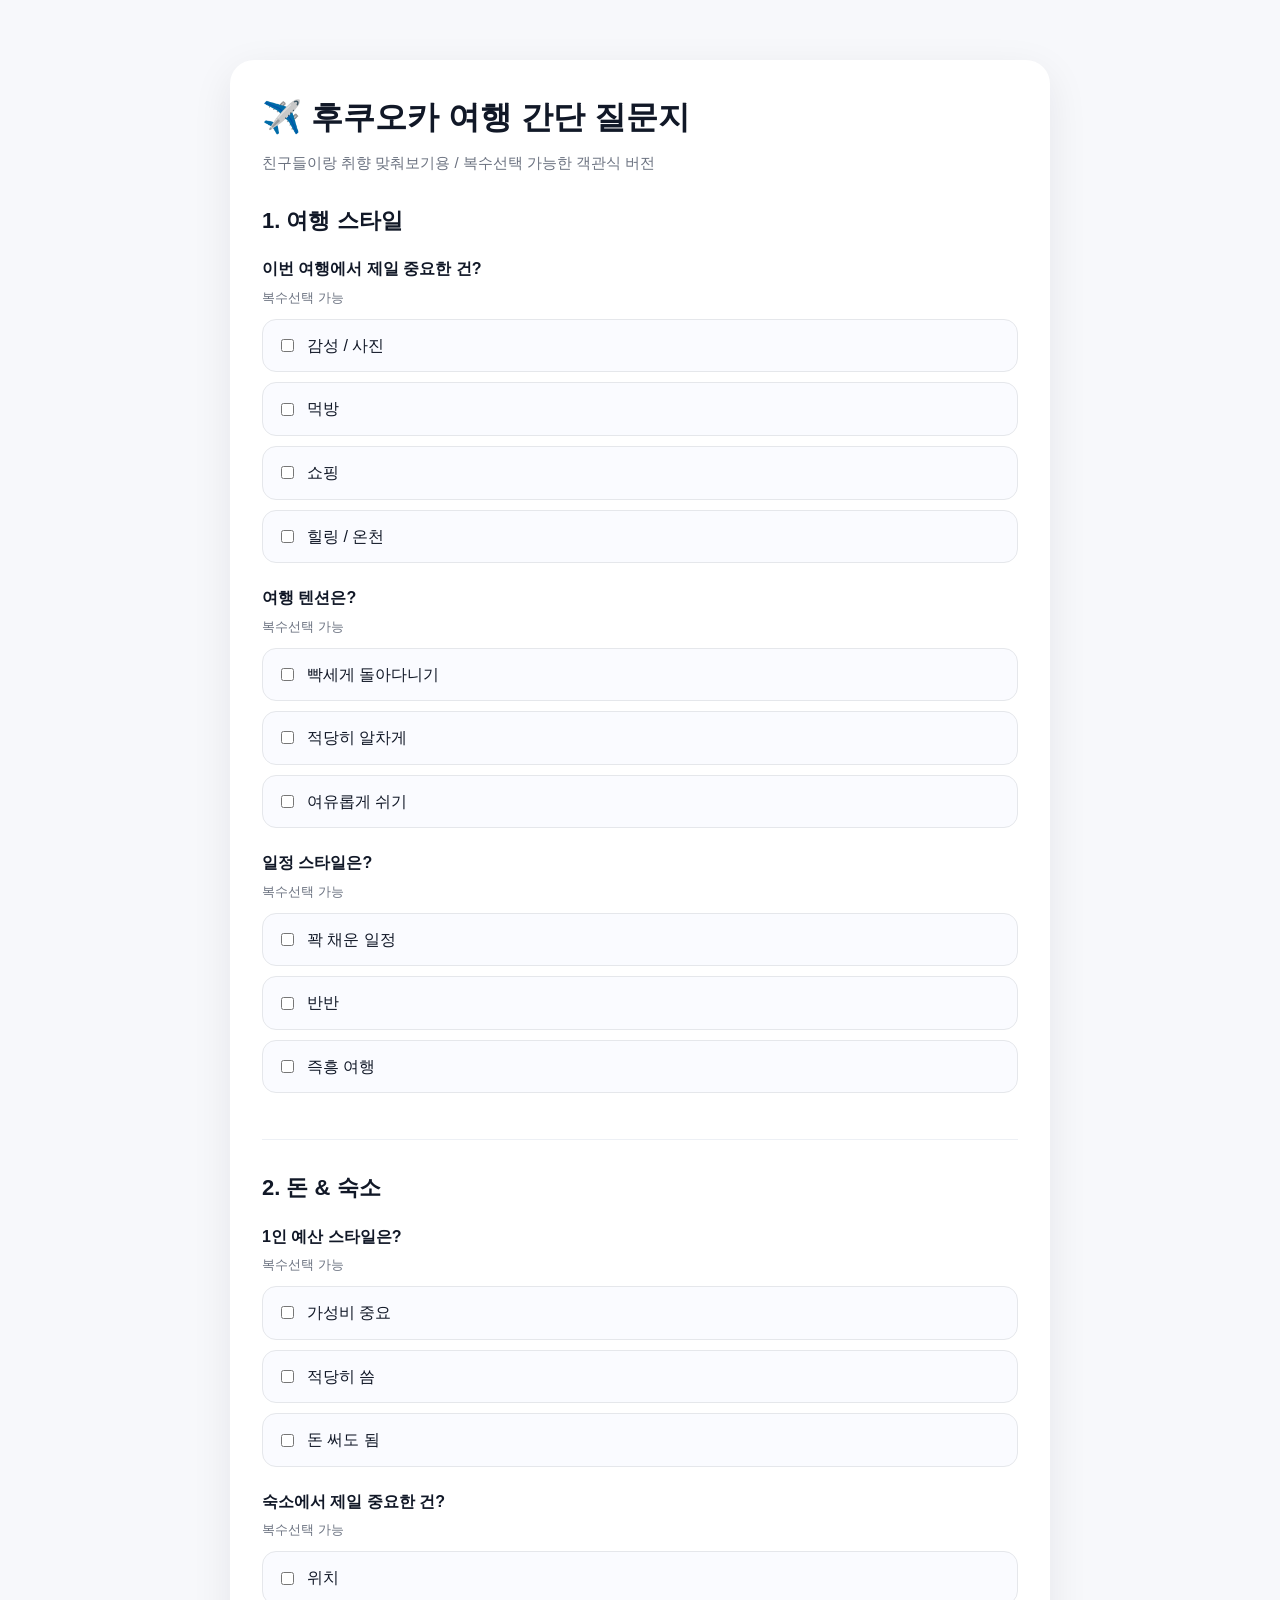
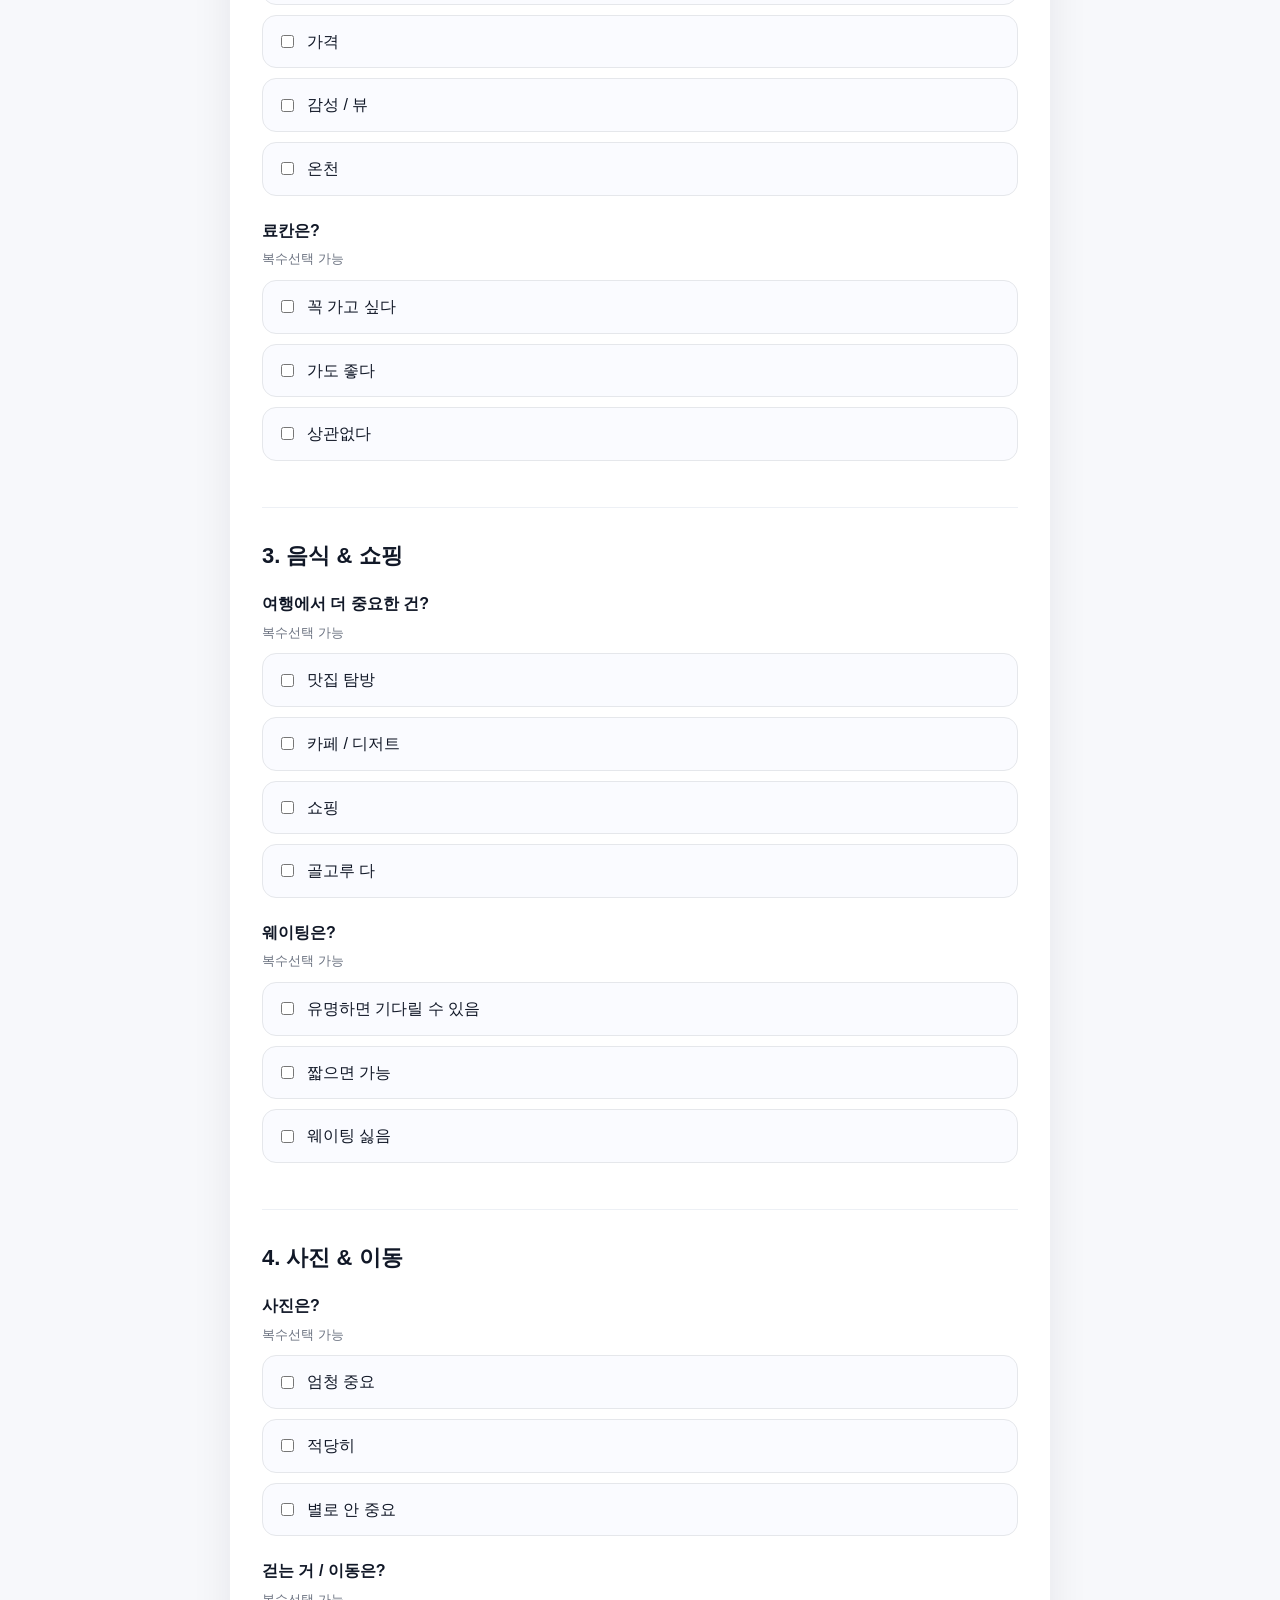
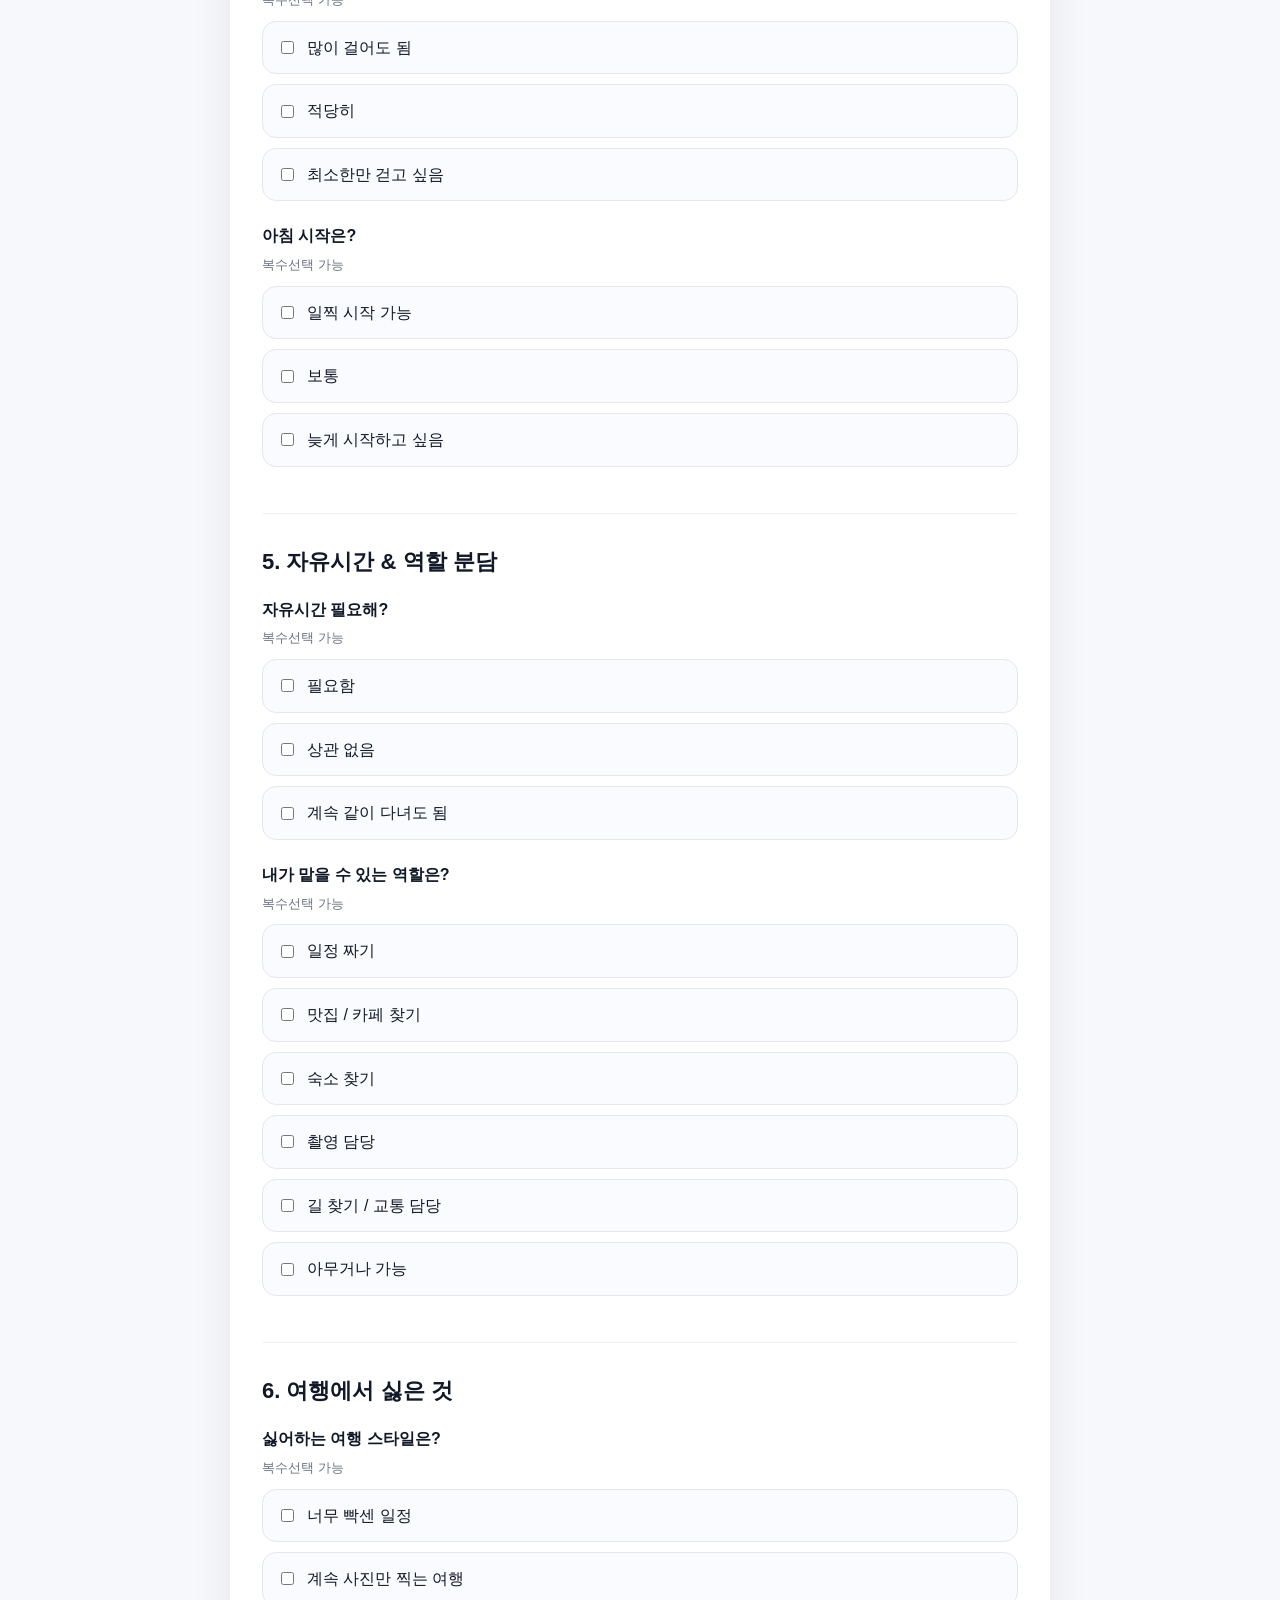
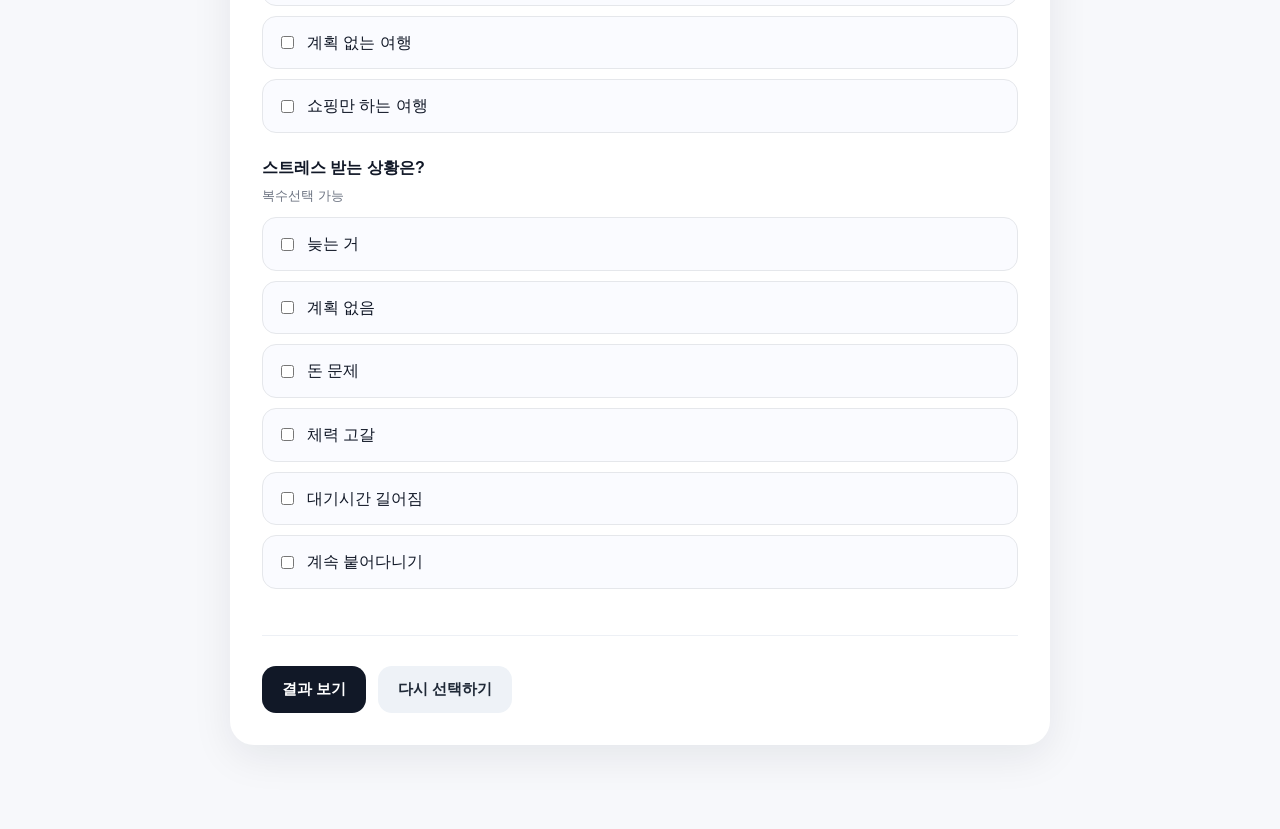
<file: japantrip.html>
<!DOCTYPE html>
<html lang="ko">
<head>
  <meta charset="UTF-8" />
  <meta name="viewport" content="width=device-width, initial-scale=1.0" />
  <title>후쿠오카 여행 간단 질문지</title>
  <style>
    * {
      box-sizing: border-box;
      font-family: "Pretendard", "Apple SD Gothic Neo", "Noto Sans KR", sans-serif;
    }

    body {
      margin: 0;
      background: #f7f8fb;
      color: #111827;
      line-height: 1.6;
    }

    .wrap {
      max-width: 860px;
      margin: 40px auto;
      padding: 20px;
    }

    .card {
      background: #ffffff;
      border-radius: 24px;
      padding: 32px;
      box-shadow: 0 12px 40px rgba(17, 24, 39, 0.08);
      margin-bottom: 24px;
    }

    h1 {
      margin: 0 0 8px;
      font-size: 32px;
      font-weight: 800;
    }

    .sub {
      margin: 0 0 28px;
      color: #6b7280;
      font-size: 15px;
    }

    h2 {
      margin: 0 0 18px;
      font-size: 22px;
    }

    .section {
      margin-bottom: 30px;
      padding-bottom: 24px;
      border-bottom: 1px solid #edf0f5;
    }

    .section:last-child {
      border-bottom: none;
      margin-bottom: 0;
      padding-bottom: 0;
    }

    .question {
      margin-bottom: 22px;
    }

    .question-title {
      display: block;
      margin-bottom: 10px;
      font-weight: 700;
      font-size: 16px;
    }

    .question-guide {
      margin: -4px 0 10px;
      font-size: 13px;
      color: #6b7280;
    }

    .options {
      display: grid;
      gap: 10px;
    }

    .option {
      display: flex;
      align-items: center;
      gap: 10px;
      padding: 13px 14px;
      border: 1px solid #e5e7eb;
      border-radius: 14px;
      background: #fafbff;
      transition: 0.2s ease;
    }

    .option:hover {
      border-color: #8aa4ff;
      background: #f4f7ff;
    }

    .btn-area {
      display: flex;
      gap: 12px;
      flex-wrap: wrap;
      margin-top: 28px;
    }

    button {
      border: none;
      border-radius: 14px;
      padding: 14px 20px;
      font-size: 15px;
      font-weight: 700;
      cursor: pointer;
      transition: 0.2s ease;
    }

    .primary {
      background: #111827;
      color: white;
    }

    .primary:hover {
      background: #000;
    }

    .secondary {
      background: #eef2f7;
      color: #1f2937;
    }

    .secondary:hover {
      background: #e2e8f0;
    }

    .result-box {
      background: #f8faff;
      border: 1px solid #dfe8ff;
      border-radius: 20px;
      padding: 24px;
    }

    .result-grid {
      display: grid;
      grid-template-columns: repeat(2, 1fr);
      gap: 16px;
    }

    .result-item {
      background: white;
      border: 1px solid #e5e7eb;
      border-radius: 16px;
      padding: 16px;
    }

    .result-label {
      font-size: 13px;
      color: #6b7280;
      margin-bottom: 6px;
    }

    .result-value {
      font-size: 16px;
      font-weight: 700;
      color: #111827;
      white-space: pre-line;
    }

    .hidden {
      display: none;
    }

    @media (max-width: 768px) {
      .wrap {
        margin: 20px auto;
        padding: 14px;
      }

      .card {
        padding: 22px;
      }

      h1 {
        font-size: 26px;
      }

      .result-grid {
        grid-template-columns: 1fr;
      }
    }
  </style>
</head>
<body>
  <div class="wrap">
    <div class="card">
      <h1>✈️ 후쿠오카 여행 간단 질문지</h1>
      <p class="sub">친구들이랑 취향 맞춰보기용 / 복수선택 가능한 객관식 버전</p>

      <form id="travelForm">
        <div class="section">
          <h2>1. 여행 스타일</h2>

          <div class="question">
            <span class="question-title">이번 여행에서 제일 중요한 건?</span>
            <p class="question-guide">복수선택 가능</p>
            <div class="options">
              <label class="option"><input type="checkbox" name="priority" value="감성/사진" /> 감성 / 사진</label>
              <label class="option"><input type="checkbox" name="priority" value="먹방" /> 먹방</label>
              <label class="option"><input type="checkbox" name="priority" value="쇼핑" /> 쇼핑</label>
              <label class="option"><input type="checkbox" name="priority" value="힐링/온천" /> 힐링 / 온천</label>
            </div>
          </div>

          <div class="question">
            <span class="question-title">여행 텐션은?</span>
            <p class="question-guide">복수선택 가능</p>
            <div class="options">
              <label class="option"><input type="checkbox" name="tempo" value="빡세게" /> 빡세게 돌아다니기</label>
              <label class="option"><input type="checkbox" name="tempo" value="적당히" /> 적당히 알차게</label>
              <label class="option"><input type="checkbox" name="tempo" value="여유롭게" /> 여유롭게 쉬기</label>
            </div>
          </div>

          <div class="question">
            <span class="question-title">일정 스타일은?</span>
            <p class="question-guide">복수선택 가능</p>
            <div class="options">
              <label class="option"><input type="checkbox" name="scheduleStyle" value="꽉 채우기" /> 꽉 채운 일정</label>
              <label class="option"><input type="checkbox" name="scheduleStyle" value="반반" /> 반반</label>
              <label class="option"><input type="checkbox" name="scheduleStyle" value="즉흥" /> 즉흥 여행</label>
            </div>
          </div>
        </div>

        <div class="section">
          <h2>2. 돈 & 숙소</h2>

          <div class="question">
            <span class="question-title">1인 예산 스타일은?</span>
            <p class="question-guide">복수선택 가능</p>
            <div class="options">
              <label class="option"><input type="checkbox" name="budget" value="가성비" /> 가성비 중요</label>
              <label class="option"><input type="checkbox" name="budget" value="적당히 씀" /> 적당히 씀</label>
              <label class="option"><input type="checkbox" name="budget" value="돈 써도 됨" /> 돈 써도 됨</label>
            </div>
          </div>

          <div class="question">
            <span class="question-title">숙소에서 제일 중요한 건?</span>
            <p class="question-guide">복수선택 가능</p>
            <div class="options">
              <label class="option"><input type="checkbox" name="stay" value="위치" /> 위치</label>
              <label class="option"><input type="checkbox" name="stay" value="가격" /> 가격</label>
              <label class="option"><input type="checkbox" name="stay" value="감성/뷰" /> 감성 / 뷰</label>
              <label class="option"><input type="checkbox" name="stay" value="온천" /> 온천</label>
            </div>
          </div>

          <div class="question">
            <span class="question-title">료칸은?</span>
            <p class="question-guide">복수선택 가능</p>
            <div class="options">
              <label class="option"><input type="checkbox" name="ryokan" value="꼭 가고 싶다" /> 꼭 가고 싶다</label>
              <label class="option"><input type="checkbox" name="ryokan" value="가도 좋다" /> 가도 좋다</label>
              <label class="option"><input type="checkbox" name="ryokan" value="상관없다" /> 상관없다</label>
            </div>
          </div>
        </div>

        <div class="section">
          <h2>3. 음식 & 쇼핑</h2>

          <div class="question">
            <span class="question-title">여행에서 더 중요한 건?</span>
            <p class="question-guide">복수선택 가능</p>
            <div class="options">
              <label class="option"><input type="checkbox" name="foodShopping" value="맛집" /> 맛집 탐방</label>
              <label class="option"><input type="checkbox" name="foodShopping" value="카페" /> 카페 / 디저트</label>
              <label class="option"><input type="checkbox" name="foodShopping" value="쇼핑" /> 쇼핑</label>
              <label class="option"><input type="checkbox" name="foodShopping" value="골고루" /> 골고루 다</label>
            </div>
          </div>

          <div class="question">
            <span class="question-title">웨이팅은?</span>
            <p class="question-guide">복수선택 가능</p>
            <div class="options">
              <label class="option"><input type="checkbox" name="waiting" value="가능" /> 유명하면 기다릴 수 있음</label>
              <label class="option"><input type="checkbox" name="waiting" value="짧으면 가능" /> 짧으면 가능</label>
              <label class="option"><input type="checkbox" name="waiting" value="싫음" /> 웨이팅 싫음</label>
            </div>
          </div>
        </div>

        <div class="section">
          <h2>4. 사진 & 이동</h2>

          <div class="question">
            <span class="question-title">사진은?</span>
            <p class="question-guide">복수선택 가능</p>
            <div class="options">
              <label class="option"><input type="checkbox" name="photo" value="엄청 중요" /> 엄청 중요</label>
              <label class="option"><input type="checkbox" name="photo" value="적당히" /> 적당히</label>
              <label class="option"><input type="checkbox" name="photo" value="별로" /> 별로 안 중요</label>
            </div>
          </div>

          <div class="question">
            <span class="question-title">걷는 거 / 이동은?</span>
            <p class="question-guide">복수선택 가능</p>
            <div class="options">
              <label class="option"><input type="checkbox" name="walking" value="많이 걸어도 됨" /> 많이 걸어도 됨</label>
              <label class="option"><input type="checkbox" name="walking" value="적당히" /> 적당히</label>
              <label class="option"><input type="checkbox" name="walking" value="최소한" /> 최소한만 걷고 싶음</label>
            </div>
          </div>

          <div class="question">
            <span class="question-title">아침 시작은?</span>
            <p class="question-guide">복수선택 가능</p>
            <div class="options">
              <label class="option"><input type="checkbox" name="morning" value="일찍" /> 일찍 시작 가능</label>
              <label class="option"><input type="checkbox" name="morning" value="보통" /> 보통</label>
              <label class="option"><input type="checkbox" name="morning" value="늦게" /> 늦게 시작하고 싶음</label>
            </div>
          </div>
        </div>

        <div class="section">
          <h2>5. 자유시간 & 역할 분담</h2>

          <div class="question">
            <span class="question-title">자유시간 필요해?</span>
            <p class="question-guide">복수선택 가능</p>
            <div class="options">
              <label class="option"><input type="checkbox" name="freeTime" value="필요함" /> 필요함</label>
              <label class="option"><input type="checkbox" name="freeTime" value="상관 없음" /> 상관 없음</label>
              <label class="option"><input type="checkbox" name="freeTime" value="계속 같이 다녀도 됨" /> 계속 같이 다녀도 됨</label>
            </div>
          </div>

          <div class="question">
            <span class="question-title">내가 맡을 수 있는 역할은?</span>
            <p class="question-guide">복수선택 가능</p>
            <div class="options">
              <label class="option"><input type="checkbox" name="role" value="일정 짜기" /> 일정 짜기</label>
              <label class="option"><input type="checkbox" name="role" value="맛집 / 카페 찾기" /> 맛집 / 카페 찾기</label>
              <label class="option"><input type="checkbox" name="role" value="숙소 찾기" /> 숙소 찾기</label>
              <label class="option"><input type="checkbox" name="role" value="촬영 담당" /> 촬영 담당</label>
              <label class="option"><input type="checkbox" name="role" value="길 찾기 / 교통 담당" /> 길 찾기 / 교통 담당</label>
              <label class="option"><input type="checkbox" name="role" value="아무거나 가능" /> 아무거나 가능</label>
            </div>
          </div>
        </div>

        <div class="section">
          <h2>6. 여행에서 싫은 것</h2>

          <div class="question">
            <span class="question-title">싫어하는 여행 스타일은?</span>
            <p class="question-guide">복수선택 가능</p>
            <div class="options">
              <label class="option"><input type="checkbox" name="hateStyle" value="너무 빡센 일정" /> 너무 빡센 일정</label>
              <label class="option"><input type="checkbox" name="hateStyle" value="계속 사진만 찍는 여행" /> 계속 사진만 찍는 여행</label>
              <label class="option"><input type="checkbox" name="hateStyle" value="계획 없는 여행" /> 계획 없는 여행</label>
              <label class="option"><input type="checkbox" name="hateStyle" value="쇼핑만 하는 여행" /> 쇼핑만 하는 여행</label>
            </div>
          </div>

          <div class="question">
            <span class="question-title">스트레스 받는 상황은?</span>
            <p class="question-guide">복수선택 가능</p>
            <div class="options">
              <label class="option"><input type="checkbox" name="stress" value="늦는 거" /> 늦는 거</label>
              <label class="option"><input type="checkbox" name="stress" value="계획 없음" /> 계획 없음</label>
              <label class="option"><input type="checkbox" name="stress" value="돈 문제" /> 돈 문제</label>
              <label class="option"><input type="checkbox" name="stress" value="체력 고갈" /> 체력 고갈</label>
              <label class="option"><input type="checkbox" name="stress" value="대기시간 길어짐" /> 대기시간 길어짐</label>
              <label class="option"><input type="checkbox" name="stress" value="계속 붙어다니기" /> 계속 붙어다니기</label>
            </div>
          </div>
        </div>

        <div class="btn-area">
          <button type="button" class="primary" onclick="generateResult()">결과 보기</button>
          <button type="reset" class="secondary" onclick="resetResult()">다시 선택하기</button>
        </div>
      </form>
    </div>

    <div class="card hidden" id="resultCard">
      <h1>🧾 최종 결과지</h1>
      <p class="sub">선택한 답변 기준으로 정리된 여행 취향 요약</p>

      <div class="result-box">
        <div class="result-grid">
          <div class="result-item">
            <div class="result-label">가장 중요한 것</div>
            <div class="result-value" id="resultPriority">-</div>
          </div>
          <div class="result-item">
            <div class="result-label">여행 텐션</div>
            <div class="result-value" id="resultTempo">-</div>
          </div>
          <div class="result-item">
            <div class="result-label">일정 스타일</div>
            <div class="result-value" id="resultSchedule">-</div>
          </div>
          <div class="result-item">
            <div class="result-label">예산 스타일</div>
            <div class="result-value" id="resultBudget">-</div>
          </div>
          <div class="result-item">
            <div class="result-label">숙소 우선순위</div>
            <div class="result-value" id="resultStay">-</div>
          </div>
          <div class="result-item">
            <div class="result-label">료칸 선호</div>
            <div class="result-value" id="resultRyokan">-</div>
          </div>
          <div class="result-item">
            <div class="result-label">맛집/카페/쇼핑 성향</div>
            <div class="result-value" id="resultFoodShopping">-</div>
          </div>
          <div class="result-item">
            <div class="result-label">웨이팅 허용도</div>
            <div class="result-value" id="resultWaiting">-</div>
          </div>
          <div class="result-item">
            <div class="result-label">사진 중요도</div>
            <div class="result-value" id="resultPhoto">-</div>
          </div>
          <div class="result-item">
            <div class="result-label">걷기/이동 성향</div>
            <div class="result-value" id="resultWalking">-</div>
          </div>
          <div class="result-item">
            <div class="result-label">아침 시작 스타일</div>
            <div class="result-value" id="resultMorning">-</div>
          </div>
          <div class="result-item">
            <div class="result-label">자유시간</div>
            <div class="result-value" id="resultFreeTime">-</div>
          </div>
          <div class="result-item">
            <div class="result-label">맡을 수 있는 역할</div>
            <div class="result-value" id="resultRole">-</div>
          </div>
          <div class="result-item">
            <div class="result-label">싫어하는 여행 스타일</div>
            <div class="result-value" id="resultHateStyle">-</div>
          </div>
          <div class="result-item">
            <div class="result-label">스트레스 포인트</div>
            <div class="result-value" id="resultStress">-</div>
          </div>
          <div class="result-item">
            <div class="result-label">한줄 요약</div>
            <div class="result-value" id="resultSummary">-</div>
          </div>
        </div>
      </div>
    </div>
  </div>

  <script>
    function getCheckedValues(name) {
      const checked = Array.from(document.querySelectorAll(`input[name="${name}"]:checked`))
        .map(el => el.value);
      return checked.length ? checked.join(", ") : "미선택";
    }

    function generateSummary(priority, tempo, photo, ryokan, freeTime) {
      return [
        `중요 포인트: ${priority}`,
        `여행 텐션: ${tempo}`,
        `사진 성향: ${photo}`,
        `료칸 성향: ${ryokan}`,
        `자유시간 성향: ${freeTime}`
      ].join(" / ");
    }

    function generateResult() {
      const priority = getCheckedValues("priority");
      const tempo = getCheckedValues("tempo");
      const scheduleStyle = getCheckedValues("scheduleStyle");
      const budget = getCheckedValues("budget");
      const stay = getCheckedValues("stay");
      const ryokan = getCheckedValues("ryokan");
      const foodShopping = getCheckedValues("foodShopping");
      const waiting = getCheckedValues("waiting");
      const photo = getCheckedValues("photo");
      const walking = getCheckedValues("walking");
      const morning = getCheckedValues("morning");
      const freeTime = getCheckedValues("freeTime");
      const role = getCheckedValues("role");
      const hateStyle = getCheckedValues("hateStyle");
      const stress = getCheckedValues("stress");

      document.getElementById("resultPriority").textContent = priority;
      document.getElementById("resultTempo").textContent = tempo;
      document.getElementById("resultSchedule").textContent = scheduleStyle;
      document.getElementById("resultBudget").textContent = budget;
      document.getElementById("resultStay").textContent = stay;
      document.getElementById("resultRyokan").textContent = ryokan;
      document.getElementById("resultFoodShopping").textContent = foodShopping;
      document.getElementById("resultWaiting").textContent = waiting;
      document.getElementById("resultPhoto").textContent = photo;
      document.getElementById("resultWalking").textContent = walking;
      document.getElementById("resultMorning").textContent = morning;
      document.getElementById("resultFreeTime").textContent = freeTime;
      document.getElementById("resultRole").textContent = role;
      document.getElementById("resultHateStyle").textContent = hateStyle;
      document.getElementById("resultStress").textContent = stress;
      document.getElementById("resultSummary").textContent =
        generateSummary(priority, tempo, photo, ryokan, freeTime);

      document.getElementById("resultCard").classList.remove("hidden");
      document.getElementById("resultCard").scrollIntoView({ behavior: "smooth" });
    }

    function resetResult() {
      document.getElementById("resultCard").classList.add("hidden");
    }
  </script>
</body>
</html>
</file>
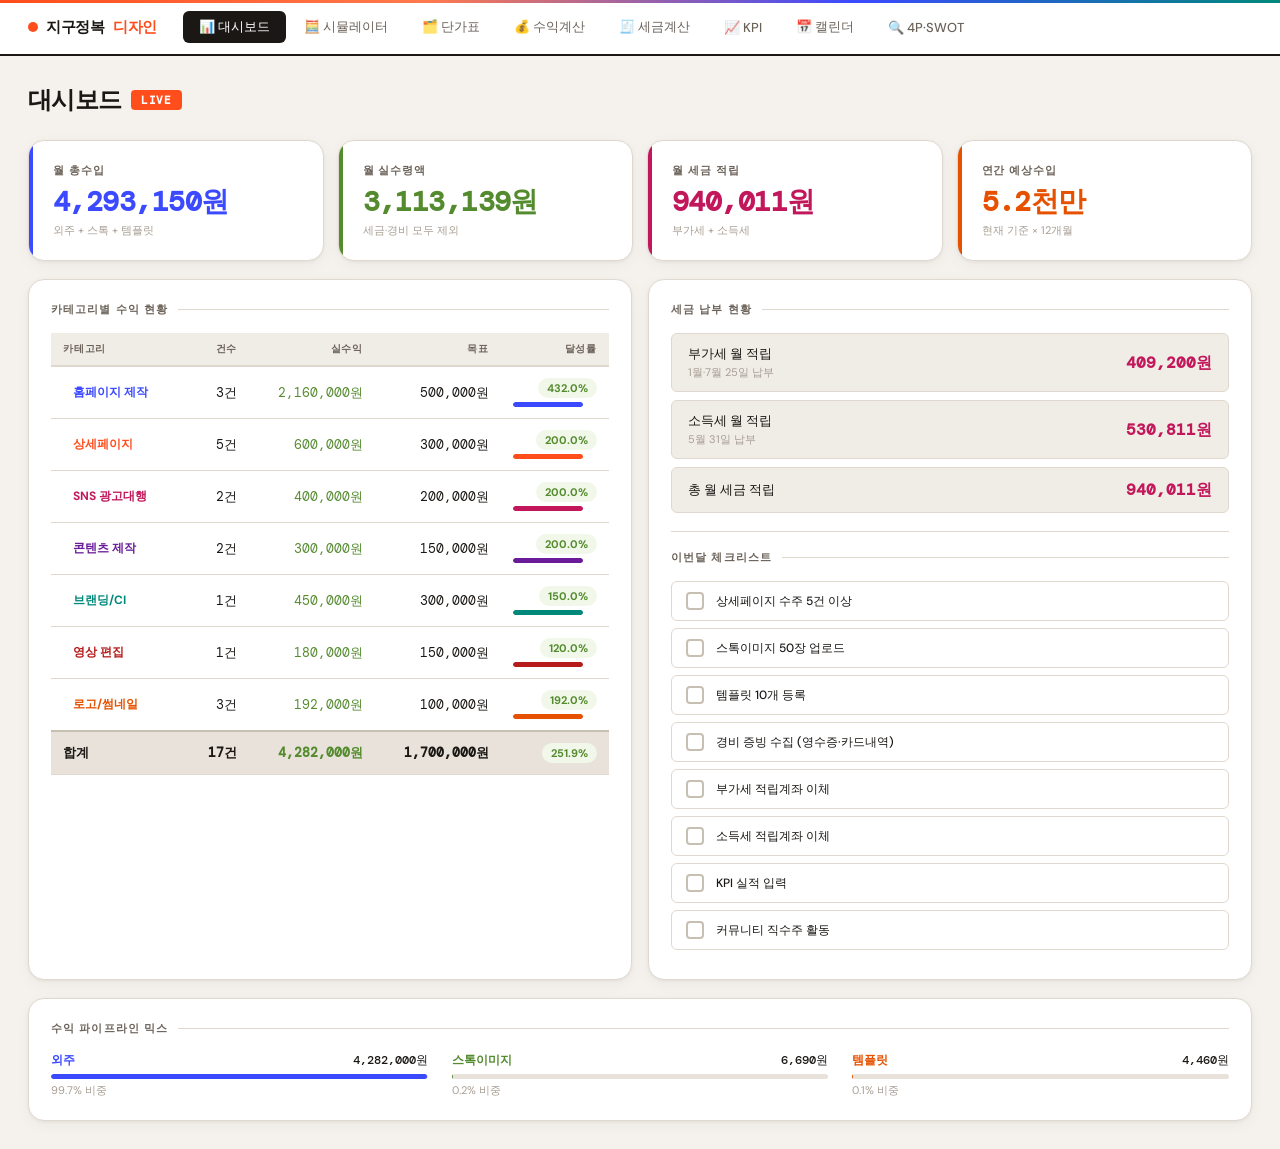
<file: jigu.html>
<!DOCTYPE html>
<html lang="ko">
<head>
<meta charset="UTF-8">
<meta name="viewport" content="width=device-width, initial-scale=1.0">
<title>지구정복 디자인 — 창업 대시보드</title>
<link href="https://fonts.googleapis.com/css2?family=DM+Sans:ital,opsz,wght@0,9..40,300;0,9..40,400;0,9..40,500;0,9..40,600;0,9..40,700;0,9..40,800;1,9..40,400&family=DM+Mono:wght@400;500&display=swap" rel="stylesheet">
<style>
:root {
  --bg:       #f5f2ee;
  --bg2:      #ffffff;
  --bg3:      #f0ece6;
  --bg4:      #e8e2da;
  --border:   #e0d8cf;
  --border2:  #c8bfb3;
  --text:     #1a1714;
  --text2:    #6b6259;
  --text3:    #a89e94;
  --ink:      #1a1714;

  --brand:    #ff4d1c;
  --brand2:   #ff7a4d;
  --brand-bg: #fff1ed;
  --indigo:   #3b4aff;
  --indigo-bg:#eef0ff;
  --teal:     #00897b;
  --teal-bg:  #e0f5f2;
  --amber:    #e65100;
  --amber-bg: #fff3e0;
  --rose:     #c2185b;
  --rose-bg:  #fce4ec;
  --sage:     #558b2f;
  --sage-bg:  #f1f8e9;
  --violet:   #6a1b9a;
  --violet-bg:#f3e5f5;

  --cat-home:    #3b4aff;
  --cat-detail:  #ff4d1c;
  --cat-sns:     #c2185b;
  --cat-content: #6a1b9a;
  --cat-brand:   #00897b;
  --cat-video:   #b71c1c;
  --cat-logo:    #e65100;

  --r:  10px;
  --r2: 6px;
  --r3: 16px;
  --mono: 'DM Mono', monospace;
  --sans: 'DM Sans', sans-serif;
  --shadow: 0 1px 3px rgba(26,23,20,.06), 0 4px 16px rgba(26,23,20,.04);
  --shadow-md: 0 4px 12px rgba(26,23,20,.10), 0 1px 3px rgba(26,23,20,.06);
}

*{box-sizing:border-box;margin:0;padding:0}
html{scroll-behavior:smooth}
body{background:var(--bg);color:var(--text);font-family:var(--sans);font-size:14px;min-height:100vh}

/* ── NAV ── */
nav {
  position:sticky;top:0;z-index:200;
  background:var(--bg2);
  border-bottom:2px solid var(--text);
  padding:0 28px;
  display:flex;align-items:center;gap:2px;height:56px;
}
.logo {
  font-size:15px;font-weight:800;letter-spacing:-.02em;
  color:var(--text);margin-right:24px;white-space:nowrap;
  display:flex;align-items:center;gap:8px;
}
.logo-dot {
  width:10px;height:10px;border-radius:50%;
  background:var(--brand);display:inline-block;
  animation:pulse 2s ease-in-out infinite;
}
@keyframes pulse{0%,100%{transform:scale(1);opacity:1}50%{transform:scale(1.3);opacity:.7}}
.nav-btn {
  padding:7px 16px;border-radius:var(--r2);border:none;
  background:transparent;color:var(--text2);
  font-family:var(--sans);font-size:13px;font-weight:500;
  cursor:pointer;transition:all .15s;white-space:nowrap;
}
.nav-btn:hover{background:var(--bg3);color:var(--text)}
.nav-btn.active{background:var(--text);color:var(--bg2)}

/* ── PAGES ── */
.page{display:none;padding:28px;max-width:1440px;margin:0 auto;animation:fadeUp .25s ease}
.page.active{display:block}
@keyframes fadeUp{from{opacity:0;transform:translateY(10px)}to{opacity:1;transform:translateY(0)}}

/* ── CARDS ── */
.card{background:var(--bg2);border:1.5px solid var(--border);border-radius:var(--r3);padding:22px;box-shadow:var(--shadow)}
.card-inset{background:var(--bg3);border:1.5px solid var(--border);border-radius:var(--r);padding:14px}

/* ── GRIDS ── */
.grid-4{display:grid;grid-template-columns:repeat(4,minmax(0,1fr));gap:14px}
.grid-3{display:grid;grid-template-columns:repeat(3,minmax(0,1fr));gap:14px}
.grid-2{display:grid;grid-template-columns:repeat(2,minmax(0,1fr));gap:16px}
@media(max-width:960px){.grid-4{grid-template-columns:repeat(2,1fr)}.grid-3{grid-template-columns:repeat(2,1fr)}}
@media(max-width:600px){.grid-4,.grid-3,.grid-2{grid-template-columns:1fr}}

/* ── KPI CARDS ── */
.kpi-card{
  background:var(--bg2);border:1.5px solid var(--border);
  border-radius:var(--r3);padding:22px 24px;
  box-shadow:var(--shadow);position:relative;overflow:hidden;
  transition:box-shadow .2s,transform .2s;
}
.kpi-card:hover{box-shadow:var(--shadow-md);transform:translateY(-2px)}
.kpi-accent{
  position:absolute;top:0;left:0;bottom:0;width:4px;
  background:var(--ac,var(--brand));border-radius:3px 0 0 3px;
}
.kpi-label{font-size:11px;font-weight:600;color:var(--text2);text-transform:uppercase;letter-spacing:.09em;margin-bottom:10px}
.kpi-val{font-family:var(--mono);font-size:28px;font-weight:500;color:var(--text);line-height:1;letter-spacing:-.02em}
.kpi-sub{font-size:11px;color:var(--text3);margin-top:7px;font-weight:400}

/* ── SECTION TITLE ── */
.sec-title{
  font-size:11px;font-weight:700;color:var(--text2);
  text-transform:uppercase;letter-spacing:.1em;
  margin-bottom:16px;display:flex;align-items:center;gap:10px;
}
.sec-title::after{content:'';flex:1;height:1px;background:var(--border)}
h2.page-title{
  font-size:24px;font-weight:800;letter-spacing:-.03em;
  margin-bottom:24px;color:var(--text);
  display:flex;align-items:center;gap:10px;
}
h2.page-title .title-tag{
  font-size:11px;font-weight:600;padding:3px 10px;
  background:var(--brand);color:#fff;border-radius:4px;
  letter-spacing:.06em;font-family:var(--mono);
}

/* ── INPUTS ── */
.field{display:flex;flex-direction:column;gap:5px}
.field label{font-size:11px;font-weight:600;color:var(--text2);text-transform:uppercase;letter-spacing:.07em}
input[type=number],input[type=text],select{
  background:var(--bg3);border:1.5px solid var(--border);
  border-radius:var(--r2);color:var(--text);
  font-family:var(--sans);font-size:13px;font-weight:500;
  padding:8px 12px;width:100%;outline:none;transition:border .15s,box-shadow .15s;
}
input[type=number]:focus,select:focus{
  border-color:var(--brand);
  box-shadow:0 0 0 3px rgba(255,77,28,.12);
}
input[type=number]{text-align:right;font-family:var(--mono)}
select option{background:var(--bg2)}

/* ── TABLES ── */
.tbl{width:100%;border-collapse:collapse}
.tbl th{
  background:var(--bg3);color:var(--text2);
  font-size:10px;font-weight:700;text-transform:uppercase;letter-spacing:.08em;
  padding:9px 12px;text-align:right;border-bottom:2px solid var(--border);
}
.tbl th:first-child{text-align:left}
.tbl td{
  padding:11px 12px;border-bottom:1px solid var(--border);
  font-size:13px;text-align:right;font-family:var(--mono);
  font-weight:400;
}
.tbl td:first-child{text-align:left;font-family:var(--sans);font-weight:500}
.tbl tbody tr:hover td{background:var(--bg3)}
.tbl .total td{background:var(--bg4);font-weight:700;border-top:2px solid var(--border2)}
.tbl-striped tbody tr:nth-child(odd) td{background:var(--bg3)}

/* ── BADGES ── */
.badge{display:inline-flex;align-items:center;gap:3px;padding:3px 9px;border-radius:20px;font-size:11px;font-weight:700;font-family:var(--sans)}
.badge-green {background:var(--sage-bg); color:var(--sage)}
.badge-yellow{background:var(--amber-bg);color:var(--amber)}
.badge-red   {background:var(--rose-bg); color:var(--rose)}
.badge-blue  {background:var(--indigo-bg);color:var(--indigo)}
.badge-teal  {background:var(--teal-bg); color:var(--teal)}

/* ── CATEGORY PILL ── */
.cat-pill{
  display:inline-flex;align-items:center;gap:5px;
  padding:3px 10px;border-radius:5px;font-size:12px;font-weight:700;
}

/* ── PROGRESS ── */
.prog-wrap{height:5px;background:var(--bg4);border-radius:3px;overflow:hidden}
.prog-bar{height:100%;border-radius:3px;transition:width .7s cubic-bezier(.4,0,.2,1)}

/* ── SUB TABS ── */
.sub-tabs{display:flex;gap:2px;margin-bottom:20px;border-bottom:2px solid var(--border);padding-bottom:0}
.sub-tab{
  padding:8px 18px;border-radius:var(--r2) var(--r2) 0 0;border:none;
  background:transparent;color:var(--text2);
  font-family:var(--sans);font-size:13px;font-weight:600;
  cursor:pointer;transition:all .15s;position:relative;bottom:-2px;
}
.sub-tab:hover{color:var(--text);background:var(--bg3)}
.sub-tab.active{background:var(--bg2);color:var(--brand);border:2px solid var(--border);border-bottom:2px solid var(--bg2)}

/* ── CHECKLIST ── */
.check-item{
  display:flex;align-items:center;gap:12px;padding:10px 14px;
  border-radius:var(--r2);border:1.5px solid var(--border);
  margin-bottom:7px;cursor:pointer;transition:all .15s;
}
.check-item:hover{border-color:var(--brand);background:var(--brand-bg)}
.check-item.done{opacity:.5}
.check-item.done .check-text{text-decoration:line-through;color:var(--text3)}
.check-box{
  width:18px;height:18px;border:2px solid var(--border2);border-radius:4px;
  display:flex;align-items:center;justify-content:center;flex-shrink:0;transition:.15s;
}
.check-item.done .check-box{background:var(--sage);border-color:var(--sage)}

/* ── SWOT / 4P ── */
.swot-grid{display:grid;grid-template-columns:1fr 1fr;gap:3px;border-radius:var(--r3);overflow:hidden;border:2px solid var(--border)}
.swot-cell{padding:20px 22px;background:var(--bg2)}
.swot-title{font-size:13px;font-weight:800;margin-bottom:12px;letter-spacing:-.01em}
.swot-item{font-size:12px;color:var(--text2);padding:6px 0;border-bottom:1px solid var(--border);line-height:1.5}
.swot-item:last-child{border:none;padding-bottom:0}
.swot-item::before{content:'→ ';color:var(--text3);font-weight:700}
.fourp-grid{display:grid;grid-template-columns:1fr 1fr;gap:14px}
.fourp-card{border-radius:var(--r3);overflow:hidden;border:1.5px solid var(--border);box-shadow:var(--shadow)}
.fourp-head{padding:14px 18px;font-size:13px;font-weight:800;letter-spacing:-.01em}
.fourp-body{padding:16px 18px;background:var(--bg2)}
.fourp-item{font-size:12px;color:var(--text2);padding:6px 0;border-bottom:1px solid var(--border);line-height:1.5}
.fourp-item:last-child{border:none;padding-bottom:0}
.fourp-item strong{color:var(--text);font-weight:700}

/* ── CALENDAR ── */
.cal-grid{display:grid;grid-template-columns:repeat(4,1fr);gap:12px}
@media(max-width:860px){.cal-grid{grid-template-columns:repeat(2,1fr)}}
.cal-month{background:var(--bg2);border:1.5px solid var(--border);border-radius:var(--r3);overflow:hidden;box-shadow:var(--shadow)}
.cal-month-head{padding:11px 16px;font-size:13px;font-weight:800;background:var(--text);color:var(--bg2);letter-spacing:-.01em}
.cal-event{padding:9px 14px;border-left:3px solid var(--ec,var(--border2));margin:7px 10px;border-radius:0 var(--r2) var(--r2) 0;background:var(--bg3)}
.cal-event-title{font-size:12px;font-weight:700;color:var(--text)}
.cal-event-date{font-size:10px;color:var(--text3);font-family:var(--mono);margin-top:2px}
.cal-event-detail{font-size:11px;color:var(--text2);margin-top:2px}

/* ── NUMBER COLORS ── */
.num        {font-family:var(--mono);font-weight:500}
.num-green  {font-family:var(--mono);color:var(--sage);font-weight:600}
.num-red    {font-family:var(--mono);color:var(--rose);font-weight:600}
.num-yellow {font-family:var(--mono);color:var(--amber);font-weight:600}
.num-blue   {font-family:var(--mono);color:var(--indigo);font-weight:600}

/* ── RANK ── */
.rank{width:24px;height:24px;border-radius:50%;display:inline-flex;align-items:center;justify-content:center;font-size:11px;font-weight:800;font-family:var(--mono);flex-shrink:0}
.rank-1{background:#f59e0b;color:#fff}
.rank-2{background:#94a3b8;color:#fff}
.rank-3{background:#cd7c4a;color:#fff}
.rank-n{background:var(--bg3);color:var(--text2)}

/* ── SCENARIO HIGHLIGHT ── */
.scen-tbl .highlight{background:var(--indigo-bg);color:var(--indigo);font-weight:700}
.scen-tbl .vhighlight{background:var(--sage-bg);color:var(--sage);font-weight:700}

/* ── SCROLLBAR ── */
::-webkit-scrollbar{width:5px;height:5px}
::-webkit-scrollbar-track{background:var(--bg)}
::-webkit-scrollbar-thumb{background:var(--border2);border-radius:3px}

/* ── BRAND STRIPE ── */
.brand-stripe{height:3px;background:linear-gradient(90deg,#ff4d1c,#ff7a4d,#3b4aff,#00897b);width:100%;position:fixed;top:0;left:0;z-index:300}

/* ── ROW ITEM (reusable info row) ── */
.info-row{
  display:flex;justify-content:space-between;align-items:center;
  padding:11px 16px;background:var(--bg3);border-radius:var(--r2);
  border:1px solid var(--border);
}
.info-row-label{font-size:13px;font-weight:500;color:var(--text)}
.info-row-sub{font-size:11px;color:var(--text3);margin-top:2px}

/* ── TAG ── */
.tag{display:inline-block;font-size:10px;font-weight:700;text-transform:uppercase;letter-spacing:.06em;padding:2px 7px;border-radius:4px;font-family:var(--mono)}
.tag-brand{background:var(--brand);color:#fff}
.tag-new{background:var(--indigo);color:#fff}

/* ── PIPELINE BAR ── */
.pipe-block{flex:1;min-width:150px}
.pipe-name{font-size:12px;font-weight:700;margin-bottom:5px;display:flex;justify-content:space-between}
.pipe-pct{font-size:11px;color:var(--text3);margin-top:4px}

/* ── SECTION DIVIDER ── */
.divider{height:1px;background:var(--border);margin:18px 0}
</style>
</head>
<body>

<div class="brand-stripe"></div>

<nav>
  <div class="logo">
    <span class="logo-dot"></span>
    지구정복 <span style="color:var(--brand)">디자인</span>
  </div>
  <button class="nav-btn active" onclick="showPage('dash')">📊 대시보드</button>
  <button class="nav-btn" onclick="showPage('sim')">🧮 시뮬레이터</button>
  <button class="nav-btn" onclick="showPage('cat')">🗂️ 단가표</button>
  <button class="nav-btn" onclick="showPage('income')">💰 수익계산</button>
  <button class="nav-btn" onclick="showPage('tax')">🧾 세금계산</button>
  <button class="nav-btn" onclick="showPage('kpi')">📈 KPI</button>
  <button class="nav-btn" onclick="showPage('cal')">📅 캘린더</button>
  <button class="nav-btn" onclick="showPage('swot')">🔍 4P·SWOT</button>
</nav>

<!-- ══════════════════ DASHBOARD ══════════════════ -->
<div id="page-dash" class="page active">
  <h2 class="page-title">대시보드 <span class="title-tag">LIVE</span></h2>

  <div class="grid-4" style="margin-bottom:18px">
    <div class="kpi-card">
      <div class="kpi-accent" style="--ac:var(--indigo)"></div>
      <div class="kpi-label">월 총수입</div>
      <div class="kpi-val num-blue" id="d-total-inc">—</div>
      <div class="kpi-sub">외주 + 스톡 + 템플릿</div>
    </div>
    <div class="kpi-card">
      <div class="kpi-accent" style="--ac:var(--sage)"></div>
      <div class="kpi-label">월 실수령액</div>
      <div class="kpi-val num-green" id="d-takehome">—</div>
      <div class="kpi-sub">세금·경비 모두 제외</div>
    </div>
    <div class="kpi-card">
      <div class="kpi-accent" style="--ac:var(--rose)"></div>
      <div class="kpi-label">월 세금 적립</div>
      <div class="kpi-val num-red" id="d-tax-save">—</div>
      <div class="kpi-sub">부가세 + 소득세</div>
    </div>
    <div class="kpi-card">
      <div class="kpi-accent" style="--ac:var(--amber)"></div>
      <div class="kpi-label">연간 예상수입</div>
      <div class="kpi-val num-yellow" id="d-annual">—</div>
      <div class="kpi-sub">현재 기준 × 12개월</div>
    </div>
  </div>

  <div class="grid-2" style="margin-bottom:18px">
    <div class="card">
      <div class="sec-title">카테고리별 수익 현황</div>
      <table class="tbl">
        <thead><tr>
          <th style="text-align:left">카테고리</th>
          <th>건수</th><th>실수익</th><th>목표</th><th>달성률</th>
        </tr></thead>
        <tbody id="d-cat-body"></tbody>
        <tfoot><tr class="total">
          <td>합계</td>
          <td class="num" id="d-total-cnt">—</td>
          <td class="num-green" id="d-total-rev">—</td>
          <td class="num" id="d-total-goal">—</td>
          <td id="d-total-rate">—</td>
        </tr></tfoot>
      </table>
    </div>

    <div class="card">
      <div class="sec-title">세금 납부 현황</div>
      <div style="display:flex;flex-direction:column;gap:8px" id="d-tax-summary"></div>
      <div class="divider"></div>
      <div class="sec-title">이번달 체크리스트</div>
      <div id="checklist-wrap"></div>
    </div>
  </div>

  <div class="card">
    <div class="sec-title">수익 파이프라인 믹스</div>
    <div style="display:flex;gap:24px;flex-wrap:wrap" id="d-pipeline"></div>
  </div>
</div>

<!-- ══════════════════ SIMULATOR ══════════════════ -->
<div id="page-sim" class="page">
  <h2 class="page-title">건수별 수익 시뮬레이터</h2>

  <div class="sub-tabs">
    <button class="sub-tab active" onclick="showSubTab('sim','setup')">단가 설정</button>
    <button class="sub-tab" onclick="showSubTab('sim','count')">건수 입력</button>
    <button class="sub-tab" onclick="showSubTab('sim','scenario')">시나리오</button>
    <button class="sub-tab" onclick="showSubTab('sim','reverse')">목표 역산</button>
    <button class="sub-tab" onclick="showSubTab('sim','efficiency')">효율 분석</button>
  </div>

  <div id="sim-setup" class="sim-sub">
    <div class="card">
      <div class="sec-title">카테고리별 기준단가 & 수수료 설정</div>
      <table class="tbl"><thead><tr>
        <th style="text-align:left">카테고리</th>
        <th>단가(원)</th><th>수수료율</th><th>작업시간(h)</th>
        <th>실수령단가</th><th>시간당단가</th>
      </tr></thead>
      <tbody id="sim-setup-body"></tbody></table>
    </div>
  </div>

  <div id="sim-count" class="sim-sub" style="display:none">
    <div class="grid-2">
      <div class="card">
        <div class="sec-title">월 건수 입력</div>
        <table class="tbl"><thead><tr>
          <th style="text-align:left">카테고리</th>
          <th>건수</th><th>매출</th><th>수수료</th><th>실수익</th><th>시간</th>
        </tr></thead>
        <tbody id="sim-count-body"></tbody>
        <tfoot><tr class="total">
          <td>합계</td>
          <td class="num" id="sc-total-cnt">—</td>
          <td class="num" id="sc-total-rev">—</td>
          <td class="num-red" id="sc-total-fee">—</td>
          <td class="num-green" id="sc-total-net">—</td>
          <td class="num" id="sc-total-hrs">—</td>
        </tr></tfoot></table>
      </div>
      <div class="card">
        <div class="sec-title">수익 요약</div>
        <div id="sim-count-summary"></div>
      </div>
    </div>
  </div>

  <div id="sim-scenario" class="sim-sub" style="display:none">
    <div class="card">
      <div class="sec-title">카테고리 × 건수별 월 수익 테이블</div>
      <div style="overflow-x:auto">
        <table class="tbl scen-tbl">
          <thead><tr id="scen-head"></tr></thead>
          <tbody id="scen-body"></tbody>
          <tfoot><tr id="scen-foot"></tr></tfoot>
        </table>
      </div>
    </div>
  </div>

  <div id="sim-reverse" class="sim-sub" style="display:none">
    <div class="grid-2">
      <div class="card">
        <div class="sec-title">목표 수익 역산 — 얼마 벌려면 몇 건?</div>
        <div style="margin-bottom:16px" class="field">
          <label>기준 카테고리</label>
          <select id="rev-cat" onchange="updateReverse()"></select>
        </div>
        <table class="tbl"><thead><tr>
          <th style="text-align:left">목표</th>
          <th>건수</th><th>작업시간</th><th>하루(25일)</th><th>가능?</th>
        </tr></thead>
        <tbody id="rev-body"></tbody></table>
      </div>
      <div class="card">
        <div class="sec-title">직접 목표 입력</div>
        <div class="field" style="margin-bottom:12px">
          <label>목표 월수익 (원)</label>
          <input type="number" id="custom-goal" value="3000000" oninput="updateCustomReverse()">
        </div>
        <div style="display:grid;grid-template-columns:1fr 1fr;gap:10px;margin-bottom:16px">
          <div class="field">
            <label>하루 최대 작업시간</label>
            <input type="number" id="max-hpd" value="8" min="1" max="16" oninput="updateCustomReverse()">
          </div>
          <div class="field">
            <label>월 영업일수</label>
            <input type="number" id="work-days" value="25" min="1" max="31" oninput="updateCustomReverse()">
          </div>
        </div>
        <div id="custom-rev-result"></div>
      </div>
    </div>
  </div>

  <div id="sim-efficiency" class="sim-sub" style="display:none">
    <div class="card">
      <div class="sec-title">카테고리별 시간당수익 효율 순위</div>
      <div id="efficiency-list"></div>
    </div>
  </div>
</div>

<!-- ══════════════════ CATEGORY TABLE ══════════════════ -->
<div id="page-cat" class="page">
  <h2 class="page-title">카테고리별 단가표</h2>
  <div id="cat-sections"></div>
</div>

<!-- ══════════════════ INCOME ══════════════════ -->
<div id="page-income" class="page">
  <h2 class="page-title">월 수익 계산기</h2>
  <div class="grid-2">
    <div>
      <div class="card" style="margin-bottom:16px">
        <div class="sec-title">패시브 수익 (스톡 + 템플릿)</div>
        <div id="passive-inputs"></div>
      </div>
      <div class="card">
        <div class="sec-title">월 경비</div>
        <div id="expense-inputs"></div>
      </div>
    </div>
    <div class="card">
      <div class="sec-title">수익 요약</div>
      <div id="income-summary"></div>
    </div>
  </div>
</div>

<!-- ══════════════════ TAX ══════════════════ -->
<div id="page-tax" class="page">
  <h2 class="page-title">세금 계산기 <span class="title-tag">일반과세자</span></h2>
  <div class="grid-2">
    <div>
      <div class="card" style="margin-bottom:16px">
        <div class="sec-title">① 부가가치세 (연 2회)</div>
        <div id="vat-section"></div>
      </div>
      <div class="card">
        <div class="sec-title">② 종합소득세 공제 항목</div>
        <div id="income-tax-deductions"></div>
      </div>
    </div>
    <div class="card">
      <div class="sec-title">세금 계산 결과</div>
      <div id="tax-results"></div>
    </div>
  </div>
</div>

<!-- ══════════════════ KPI ══════════════════ -->
<div id="page-kpi" class="page">
  <h2 class="page-title">KPI 트래커</h2>
  <div id="kpi-sections"></div>
</div>

<!-- ══════════════════ CALENDAR ══════════════════ -->
<div id="page-cal" class="page">
  <h2 class="page-title">세금 납부 캘린더</h2>
  <div class="card" style="margin-bottom:18px;padding:14px 20px">
    <div style="display:flex;gap:20px;flex-wrap:wrap;align-items:center">
      <span style="font-size:11px;font-weight:700;color:var(--text2);text-transform:uppercase;letter-spacing:.08em">범례</span>
      <span style="font-size:12px;display:flex;align-items:center;gap:6px"><span style="width:10px;height:10px;border-radius:2px;background:var(--rose);display:inline-block"></span>납부 마감</span>
      <span style="font-size:12px;display:flex;align-items:center;gap:6px"><span style="width:10px;height:10px;border-radius:2px;background:var(--amber);display:inline-block"></span>신고 준비</span>
      <span style="font-size:12px;display:flex;align-items:center;gap:6px"><span style="width:10px;height:10px;border-radius:2px;background:var(--sage);display:inline-block"></span>여유</span>
      <span style="font-size:12px;display:flex;align-items:center;gap:6px"><span style="width:10px;height:10px;border-radius:2px;background:var(--teal);display:inline-block"></span>절세 기회</span>
    </div>
  </div>
  <div class="cal-grid" id="cal-grid"></div>
  <div class="card" style="margin-top:18px">
    <div class="sec-title">월 세금 적립 가이드</div>
    <div id="cal-guide"></div>
  </div>
</div>

<!-- ══════════════════ 4P·SWOT ══════════════════ -->
<div id="page-swot" class="page">
  <h2 class="page-title">4P · SWOT 전략분석</h2>
  <div class="sub-tabs">
    <button class="sub-tab active" onclick="showSubTab('swot','fourp')">4P 전략</button>
    <button class="sub-tab" onclick="showSubTab('swot','swot')">SWOT 분석</button>
    <button class="sub-tab" onclick="showSubTab('swot','matrix')">전략 매트릭스</button>
  </div>
  <div id="swot-fourp" class="swot-sub"></div>
  <div id="swot-swot" class="swot-sub" style="display:none"></div>
  <div id="swot-matrix" class="swot-sub" style="display:none"></div>
</div>

<script>
// ═══════════════════════════════════════════════
// STATE
// ═══════════════════════════════════════════════
const S = {
  cats: [
    {id:'home',    name:'홈페이지 제작',  color:'var(--cat-home)',    price:800000,  fee:0.10, hours:24},
    {id:'detail',  name:'상세페이지',     color:'var(--cat-detail)',  price:150000,  fee:0.20, hours:8},
    {id:'sns',     name:'SNS 광고대행',   color:'var(--cat-sns)',     price:200000,  fee:0.00, hours:8},
    {id:'content', name:'콘텐츠 제작',    color:'var(--cat-content)', price:150000,  fee:0.00, hours:6},
    {id:'brand',   name:'브랜딩/CI',      color:'var(--cat-brand)',   price:500000,  fee:0.10, hours:20},
    {id:'video',   name:'영상 편집',      color:'var(--cat-video)',   price:200000,  fee:0.10, hours:8},
    {id:'logo',    name:'로고/썸네일',    color:'var(--cat-logo)',    price:80000,   fee:0.20, hours:3},
  ],
  counts: [3,5,2,2,1,1,3],
  goals:  [500000,300000,200000,150000,300000,150000,100000],
  passive: {
    stockGlobal: {uploads:550, sales:28, price:150},
    stockKorea:  {uploads:250, sales:13, price:350},
    template:    {uploads:120, sales:6,  price:400},
  },
  expenses: [
    {name:'어도비CC 구독',       amount:60000,  vat:true,  inc:true},
    {name:'장비 감가상각',       amount:100000, vat:true,  inc:true},
    {name:'통신비 (업무 60%)',   amount:30000,  vat:true,  inc:true},
    {name:'크몽 수수료',         amount:50000,  vat:false, inc:true},
    {name:'교육/자기계발비',     amount:0,      vat:false, inc:true},
    {name:'기타 경비',           amount:0,      vat:true,  inc:true},
  ],
  tax: {
    personalDeduction: 1500000,
    nps: 0,
    yellowUmbrella: 0,
    otherDeduction: 0,
    taxCredit: 20000,
  },
  kpi: {
    '총 월수익':     {target:2000000, months:Array(12).fill(0)},
    '외주 수주건수': {target:15,      months:Array(12).fill(0)},
    '스톡 업로드':   {target:50,      months:Array(12).fill(0)},
    '템플릿 등록':   {target:20,      months:Array(12).fill(0)},
    '크몽 리뷰':     {target:3,       months:Array(12).fill(0)},
    '신규 고객':     {target:3,       months:Array(12).fill(0)},
    '재의뢰 고객':   {target:2,       months:Array(12).fill(0)},
    '순이익률(%)':   {target:60,      months:Array(12).fill(0)},
  },
  checklist: [
    {text:'상세페이지 수주 5건 이상', done:false},
    {text:'스톡이미지 50장 업로드', done:false},
    {text:'템플릿 10개 등록', done:false},
    {text:'경비 증빙 수집 (영수증·카드내역)', done:false},
    {text:'부가세 적립계좌 이체', done:false},
    {text:'소득세 적립계좌 이체', done:false},
    {text:'KPI 실적 입력', done:false},
    {text:'커뮤니티 직수주 활동', done:false},
  ],
};

// ═══════════════════════════════════════════════
// COMPUTED
// ═══════════════════════════════════════════════
function calcOutsource(){return S.cats.reduce((s,c,i)=>s+S.counts[i]*c.price*(1-c.fee),0)}
function calcPassive(){const p=S.passive;return p.stockGlobal.sales*p.stockGlobal.price+p.stockKorea.sales*p.stockKorea.price+p.template.sales*p.template.price}
function calcTotalInc(){return calcOutsource()+calcPassive()}
function calcExpenses(){return S.expenses.reduce((s,e)=>s+e.amount,0)}
function calcVatPayable(){const sales=calcOutsource()*6;const vatOut=sales*0.1;const vatIn=S.expenses.filter(e=>e.vat).reduce((s,e)=>s+e.amount,0)*6*0.1;return Math.max(0,vatOut-vatIn)}
function calcVatMonthly(){return calcVatPayable()/6}
function calcAnnualInc(){return calcTotalInc()*12}
function calcAnnualExp(){return calcExpenses()*12}
function calcBusinessInc(){return Math.max(0,calcAnnualInc()-calcAnnualExp())}
function calcTaxBase(){return Math.max(0,calcBusinessInc()-S.tax.personalDeduction-S.tax.nps-S.tax.yellowUmbrella-S.tax.otherDeduction)}
function calcIncomeTax(){const t=calcTaxBase();if(t<=14000000)return t*0.06;if(t<=50000000)return(t-14000000)*0.15+840000;if(t<=88000000)return(t-50000000)*0.24+6360000;if(t<=150000000)return(t-88000000)*0.35+15480000;return(t-150000000)*0.38+37180000}
function calcFinalTax(){return Math.max(0,calcIncomeTax()-S.tax.taxCredit)}
function calcLocalTax(){return calcFinalTax()*0.1}
function calcTotalTax(){return calcFinalTax()+calcLocalTax()}
function calcIncomeMonthly(){return calcTotalTax()/12}
function calcTakehome(){return calcTotalInc()-calcExpenses()-calcVatMonthly()-calcIncomeMonthly()}

// ═══════════════════════════════════════════════
// FORMAT
// ═══════════════════════════════════════════════
function won(n,short=false){n=Math.round(n);if(short&&Math.abs(n)>=10000000)return(n/10000000).toFixed(1)+'천만';if(short&&Math.abs(n)>=1000000)return(n/1000000).toFixed(0)+'만';if(short&&Math.abs(n)>=10000)return(n/10000).toFixed(0)+'만';return n.toLocaleString('ko-KR')+'원'}
function pct(n){return(n*100).toFixed(1)+'%'}

// ═══════════════════════════════════════════════
// NAVIGATION
// ═══════════════════════════════════════════════
function showPage(id){
  document.querySelectorAll('.page').forEach(p=>p.classList.remove('active'));
  document.querySelectorAll('.nav-btn').forEach(b=>b.classList.remove('active'));
  document.getElementById('page-'+id).classList.add('active');
  event.currentTarget.classList.add('active');
  renderAll();
}
function showSubTab(group,id){
  const parent=event.currentTarget.closest('.page')||document.querySelector('.page.active');
  parent.querySelectorAll('.sub-tab').forEach(b=>b.classList.remove('active'));
  event.currentTarget.classList.add('active');
  if(group==='sim')document.querySelectorAll('.sim-sub').forEach(s=>{s.style.display='none'});
  if(group==='swot')document.querySelectorAll('.swot-sub').forEach(s=>{s.style.display='none'});
  const target=document.getElementById(group+'-'+id)||document.getElementById('swot-'+id);
  if(target)target.style.display='block';
}

// ═══════════════════════════════════════════════
// RENDER: DASHBOARD
// ═══════════════════════════════════════════════
function renderDash(){
  const totalInc=calcTotalInc(),takehome=calcTakehome();
  const taxSave=calcVatMonthly()+calcIncomeMonthly();
  document.getElementById('d-total-inc').textContent=won(totalInc);
  document.getElementById('d-takehome').textContent=won(takehome);
  document.getElementById('d-tax-save').textContent=won(taxSave);
  document.getElementById('d-annual').textContent=won(totalInc*12,true);

  const tbody=document.getElementById('d-cat-body');
  let totalCnt=0,totalRev=0,totalGoal=0;
  tbody.innerHTML=S.cats.map((c,i)=>{
    const cnt=S.counts[i],rev=cnt*c.price*(1-c.fee),goal=S.goals[i];
    const rate=goal?rev/goal:0;
    totalCnt+=cnt;totalRev+=rev;totalGoal+=goal;
    const badge=rate>=1?'badge-green':rate>=0.7?'badge-yellow':'badge-red';
    return `<tr>
      <td><span class="cat-pill" style="background:${c.color}18;color:${c.color}">${c.name}</span></td>
      <td class="num">${cnt}건</td>
      <td class="num-green">${won(rev)}</td>
      <td class="num">${won(goal)}</td>
      <td><span class="badge ${badge}">${pct(rate)}</span>
        <div class="prog-wrap" style="margin-top:4px;width:70px"><div class="prog-bar" style="width:${Math.min(100,rate*100)}%;background:${c.color}"></div></div></td>
    </tr>`;
  }).join('');
  const totalRate=totalGoal?totalRev/totalGoal:0;
  document.getElementById('d-total-cnt').textContent=totalCnt+'건';
  document.getElementById('d-total-rev').textContent=won(totalRev);
  document.getElementById('d-total-goal').textContent=won(totalGoal);
  document.getElementById('d-total-rate').innerHTML=`<span class="badge ${totalRate>=1?'badge-green':totalRate>=0.7?'badge-yellow':'badge-red'}">${pct(totalRate)}</span>`;

  const taxEl=document.getElementById('d-tax-summary');
  taxEl.innerHTML=[['부가세 월 적립',calcVatMonthly(),'1월·7월 25일'],['소득세 월 적립',calcIncomeMonthly(),'5월 31일'],['총 월 세금 적립',taxSave,'']].map(([n,v,d])=>`
    <div class="info-row">
      <div><div class="info-row-label">${n}</div>${d?`<div class="info-row-sub">${d} 납부</div>`:''}</div>
      <div class="num-red" style="font-size:16px;font-weight:700">${won(v)}</div>
    </div>`).join('');

  document.getElementById('checklist-wrap').innerHTML=S.checklist.map((item,i)=>`
    <div class="check-item ${item.done?'done':''}" onclick="toggleCheck(${i})">
      <div class="check-box">${item.done?'<svg width="10" height="8" viewBox="0 0 10 8"><path d="M1 4l3 3L9 1" stroke="#fff" stroke-width="2" fill="none"/></svg>':''}</div>
      <span class="check-text" style="font-size:12px;font-weight:500">${item.text}</span>
    </div>`).join('');

  const pip=document.getElementById('d-pipeline');
  const outsource=calcOutsource(),passive=calcPassive(),total=outsource+passive;
  const pipes=[
    {name:'외주',val:outsource,color:'var(--indigo)',p:outsource/total},
    {name:'스톡이미지',val:passive*0.6,color:'var(--sage)',p:passive*0.6/total},
    {name:'템플릿',val:passive*0.4,color:'var(--amber)',p:passive*0.4/total},
  ];
  pip.innerHTML=pipes.map(p=>`
    <div class="pipe-block">
      <div class="pipe-name"><span style="color:${p.color}">${p.name}</span><span class="num" style="font-size:12px">${won(p.val)}</span></div>
      <div class="prog-wrap"><div class="prog-bar" style="width:${Math.min(100,p.p*100)}%;background:${p.color}"></div></div>
      <div class="pipe-pct">${pct(p.p)} 비중</div>
    </div>`).join('');
}

function toggleCheck(i){S.checklist[i].done=!S.checklist[i].done;renderDash()}

// ═══════════════════════════════════════════════
// RENDER: SIMULATOR
// ═══════════════════════════════════════════════
function renderSim(){
  document.getElementById('sim-setup-body').innerHTML=S.cats.map((c,i)=>`<tr>
    <td><span style="color:${c.color};font-weight:700">${c.name}</span></td>
    <td><input type="number" value="${c.price}" min="0" step="1000" onchange="S.cats[${i}].price=+this.value;renderAll()" style="width:110px"></td>
    <td><input type="number" value="${(c.fee*100).toFixed(0)}" min="0" max="50" step="1" onchange="S.cats[${i}].fee=this.value/100;renderAll()" style="width:70px"> %</td>
    <td><input type="number" value="${c.hours}" min="1" max="100" onchange="S.cats[${i}].hours=+this.value;renderAll()" style="width:70px"></td>
    <td class="num-green">${won(c.price*(1-c.fee))}</td>
    <td class="num">${won(c.price*(1-c.fee)/c.hours)}/h</td>
  </tr>`).join('');

  let tCnt=0,tRev=0,tFee=0,tNet=0,tHrs=0;
  document.getElementById('sim-count-body').innerHTML=S.cats.map((c,i)=>{
    const cnt=S.counts[i],rev=cnt*c.price,fee=cnt*c.price*c.fee,net=rev-fee,hrs=cnt*c.hours;
    tCnt+=cnt;tRev+=rev;tFee+=fee;tNet+=net;tHrs+=hrs;
    return `<tr>
      <td><span style="color:${c.color};font-weight:700">${c.name}</span></td>
      <td><input type="number" value="${cnt}" min="0" max="50" onchange="S.counts[${i}]=+this.value;renderAll()" style="width:60px"></td>
      <td class="num">${won(rev)}</td><td class="num-red">${won(fee)}</td>
      <td class="num-green">${won(net)}</td><td class="num">${hrs}h</td>
    </tr>`;
  }).join('');
  document.getElementById('sc-total-cnt').textContent=tCnt+'건';
  document.getElementById('sc-total-rev').textContent=won(tRev);
  document.getElementById('sc-total-fee').textContent=won(tFee);
  document.getElementById('sc-total-net').textContent=won(tNet);
  document.getElementById('sc-total-hrs').textContent=tHrs+'h';

  const hpd=tHrs/25;
  document.getElementById('sim-count-summary').innerHTML=`
    <div style="display:flex;flex-direction:column;gap:8px">
      ${[['총 매출',won(tRev),''],['수수료',won(tFee),'num-red'],['실수익',won(tNet),'num-green'],['총 작업시간',tHrs+'h',''],['하루 작업(25일)',hpd.toFixed(1)+'h',''],['시간당 수익',won(tHrs?tNet/tHrs:0),'num-yellow']].map(([l,v,cls])=>`
      <div class="info-row"><span class="info-row-label">${l}</span><span class="${cls}" style="font-size:14px;font-weight:700">${v}</span></div>`).join('')}
      <div style="padding:12px 16px;background:${hpd<=8?'var(--sage-bg)':'var(--rose-bg)'};border-radius:var(--r2);border:1.5px solid ${hpd<=8?'var(--sage)':'var(--rose)'}22;margin-top:4px">
        <div style="font-size:13px;font-weight:700;color:${hpd<=8?'var(--sage)':'var(--rose)'}">
          ${hpd<=8?'✅ 하루 8h 이내 — 현실 가능':'⚠️ 하루 '+hpd.toFixed(1)+'h — 빡빡한 일정'}
        </div>
      </div>
    </div>`;

  const counts=[1,2,3,5,7,10];
  document.getElementById('scen-head').innerHTML='<th style="text-align:left">카테고리</th>'+counts.map(c=>`<th style="${c>=5?'color:var(--sage)':''}">${c}건</th>`).join('');
  document.getElementById('scen-body').innerHTML=S.cats.map(c=>`<tr>
    <td><span style="color:${c.color};font-weight:700">${c.name}</span> <span style="font-size:10px;color:var(--text3)">${won(c.price*(1-c.fee))}/건</span></td>
    ${counts.map(n=>{const v=n*c.price*(1-c.fee);return `<td class="${n>=5?'vhighlight':n>=3?'highlight':''}">${won(v)}</td>`;}).join('')}
  </tr>`).join('');
  document.getElementById('scen-foot').innerHTML='<td style="font-weight:800;text-align:left">합산</td>'+
    counts.map(n=>`<td class="num-green" style="font-weight:700">${won(S.cats.reduce((s,c)=>s+n*c.price*(1-c.fee),0)/S.cats.length*n)}</td>`).join('');

  const revCat=document.getElementById('rev-cat');
  if(!revCat.options.length){S.cats.forEach((c,i)=>{const o=document.createElement('option');o.value=i;o.textContent=c.name;revCat.appendChild(o)})}
  updateReverse();

  const sorted=[...S.cats].map((c,i)=>({...c,idx:i,hourly:c.price*(1-c.fee)/c.hours})).sort((a,b)=>b.hourly-a.hourly);
  document.getElementById('efficiency-list').innerHTML=sorted.map((c,rank)=>`
    <div style="display:flex;align-items:center;gap:14px;padding:13px 16px;background:var(--bg3);border-radius:var(--r2);margin-bottom:8px;border:1.5px solid var(--border)">
      <span class="rank rank-${rank<3?rank+1:'n'}">${rank+1}</span>
      <span style="flex:1;color:${c.color};font-weight:700">${c.name}</span>
      <div style="text-align:right"><div class="num-green" style="font-size:15px;font-weight:800">${won(c.hourly)}/h</div><div style="font-size:11px;color:var(--text3)">${won(c.price*(1-c.fee))}/건 ÷ ${c.hours}h</div></div>
      <div class="prog-wrap" style="width:90px"><div class="prog-bar" style="width:${(c.hourly/sorted[0].hourly*100).toFixed(0)}%;background:${c.color}"></div></div>
    </div>`).join('');
}

function updateReverse(){
  const i=+document.getElementById('rev-cat').value;
  const c=S.cats[i];const net=c.price*(1-c.fee);
  document.getElementById('rev-body').innerHTML=[500000,1000000,2000000,3000000,5000000].map(g=>{
    const cnt=Math.ceil(g/net),hrs=cnt*c.hours,hpd=hrs/25;
    return `<tr><td class="num-yellow">${won(g)}</td><td class="num">${cnt}건</td><td class="num">${hrs}h</td><td class="num">${hpd.toFixed(1)}h</td>
      <td><span class="badge ${hpd<=8?'badge-green':'badge-red'}">${hpd<=8?'가능':'빡셈'}</span></td></tr>`;
  }).join('');
}

function updateCustomReverse(){
  const g=+document.getElementById('custom-goal').value;
  const maxHpd=+(document.getElementById('max-hpd')?.value||8);
  const workDays=+(document.getElementById('work-days')?.value||25);
  if(!g)return;
  const totalNet=S.cats.reduce((s,c,i)=>s+S.counts[i]*c.price*(1-c.fee),0);
  const scale=totalNet>0?g/totalNet:0;
  const mixCnts=S.cats.map((_,i)=>Math.ceil(S.counts[i]*scale));
  const mixHrs=S.cats.reduce((s,c,i)=>s+mixCnts[i]*c.hours,0);
  const mixHpd=mixHrs/workDays;const mixOk=mixHpd<=maxHpd;
  document.getElementById('custom-rev-result').innerHTML=`
    <div style="margin-bottom:12px;padding:12px 14px;background:${mixOk?'var(--sage-bg)':'var(--rose-bg)'};border-radius:var(--r2);border:1.5px solid ${mixOk?'var(--sage)':'var(--rose)'}33">
      <div style="font-size:12px;font-weight:700;color:${mixOk?'var(--sage)':'var(--rose)'}">${mixOk?'✅ 현재 믹스 유지 시 달성 가능':'⚠️ 현재 믹스로는 작업시간 초과'}</div>
      <div style="font-size:11px;color:var(--text2);margin-top:3px">비율×${scale.toFixed(1)}배 → ${mixHrs}h/월 (하루 ${mixHpd.toFixed(1)}h/${workDays}일)</div>
    </div>
    <div style="font-size:11px;color:var(--text3);margin-bottom:8px">↓ 카테고리 <strong style="color:var(--text)">하나만으로</strong> 달성 시</div>
    <div style="display:flex;flex-direction:column;gap:6px">
    ${S.cats.map(c=>{
      const net=c.price*(1-c.fee),cnt=Math.ceil(g/net),hrs=cnt*c.hours,hpd=hrs/workDays,ok=hpd<=maxHpd;
      return `<div style="display:flex;align-items:center;gap:10px;padding:9px 14px;background:var(--bg3);border-radius:var(--r2);border:1px solid var(--border)">
        <span style="color:${c.color};font-weight:700;font-size:12px;min-width:90px">${c.name}</span>
        <span class="num" style="font-size:13px;min-width:40px">${cnt}건</span>
        <span style="font-size:11px;color:var(--text3);flex:1">${hrs}h · 하루${hpd.toFixed(1)}h</span>
        <span class="badge ${ok?'badge-green':hpd<=maxHpd*1.5?'badge-yellow':'badge-red'}">${ok?'✅ 가능':hpd<=maxHpd*1.5?'⚠️ 빡셈':'🔴 초과'}</span>
      </div>`;
    }).join('')}
    </div>
    <div style="margin-top:8px;font-size:11px;color:var(--text3)">* 기준: 하루 ${maxHpd}h / ${workDays}일</div>`;
}

// ═══════════════════════════════════════════════
// RENDER: CATEGORY TABLE
// ═══════════════════════════════════════════════
const CAT_PACKAGES={home:[['랜딩페이지',300000,8],['홈페이지 5P',800000,24],['풀커스텀',2000000,60]],detail:[['기본형(3000px)',50000,3],['스탠다드(8000px)',150000,8],['풀패키지',400000,16]],sns:[['카드뉴스5장',80000,4],['광고소재풀세트',200000,8],['월정액운영',500000,20]],content:[['카드뉴스1세트',60000,3],['인포그래픽',150000,6],['월콘텐츠패키지',350000,15]],brand:[['로고디자인',200000,8],['CI패키지',500000,20],['풀브랜딩',1500000,60]],video:[['쇼츠/릴스',80000,3],['유튜브편집',200000,8],['모션그래픽',400000,16]],logo:[['썸네일1장',20000,1],['썸네일월정액',150000,8],['채널아트풀세트',100000,4]]};
const CAT_DESC={home:'기업/개인 웹사이트, 랜딩페이지, 포트폴리오 사이트',detail:'스마트스토어, 쿠팡, 네이버쇼핑 상품 상세페이지',sns:'인스타그램, 페이스북, 카카오 광고 소재 제작 및 운영',content:'블로그, 뉴스레터, 카드뉴스, 인포그래픽 콘텐츠',brand:'로고, 브랜드 가이드, 명함, 패키지 디자인',video:'유튜브 편집, 릴스, 쇼츠, 모션그래픽',logo:'유튜브 썸네일, 프로필 이미지, 아이콘 제작'};

function renderCat(){
  document.getElementById('cat-sections').innerHTML=S.cats.map(c=>{
    const pkgs=CAT_PACKAGES[c.id];
    return `<div class="card" style="margin-bottom:14px;border-left:4px solid ${c.color}">
      <div style="display:flex;align-items:center;gap:10px;margin-bottom:4px">
        <span style="font-size:16px;font-weight:800;letter-spacing:-.02em;color:${c.color}">${c.name}</span>
      </div>
      <div style="font-size:12px;color:var(--text3);margin-bottom:16px">${CAT_DESC[c.id]}</div>
      <div style="overflow-x:auto">
      <table class="tbl">
        <thead><tr><th style="text-align:left">패키지</th><th>단가</th><th>시간</th><th>시간당</th>
          <th style="background:#fce4ec22">크몽(${(c.fee*100).toFixed(0)}%↓)</th>
          <th style="background:#f1f8e922">직거래</th><th>월 3건</th><th>월 5건</th></tr></thead>
        <tbody>
          ${pkgs.map(([name,price,hours],pi)=>`<tr style="${pi===1?'background:var(--bg3)':''}">
            <td style="font-weight:600">${name}${pi===1?' <span class="badge badge-blue" style="font-size:9px">추천</span>':''}</td>
            <td class="num">${won(price)}</td><td class="num">${hours}h</td>
            <td class="num">${won(price/hours)}/h</td>
            <td class="num-red">${won(price*(1-c.fee))}</td>
            <td class="num-green">${won(price)}</td>
            <td class="num-yellow">${won(price*(1-c.fee)*3)}</td>
            <td class="num-yellow">${won(price*(1-c.fee)*5)}</td>
          </tr>`).join('')}
          <tr style="background:var(--bg4)"><td style="font-weight:800">평균</td>
            <td class="num" style="font-weight:700">${won(pkgs.reduce((s,p)=>s+p[1],0)/pkgs.length)}</td>
            <td class="num">${(pkgs.reduce((s,p)=>s+p[2],0)/pkgs.length).toFixed(0)}h</td>
            <td colspan="5"></td></tr>
        </tbody>
      </table></div>
    </div>`;
  }).join('');
}

// ═══════════════════════════════════════════════
// RENDER: INCOME
// ═══════════════════════════════════════════════
function renderIncome(){
  const p=S.passive;
  document.getElementById('passive-inputs').innerHTML=`<div style="display:flex;flex-direction:column;gap:12px">
    ${[['스톡 글로벌 업로드',p.stockGlobal.uploads,'stockGlobal','uploads'],['스톡 글로벌 월판매',p.stockGlobal.sales,'stockGlobal','sales'],['스톡 글로벌 장당단가',p.stockGlobal.price,'stockGlobal','price'],['스톡 국내 업로드',p.stockKorea.uploads,'stockKorea','uploads'],['스톡 국내 월판매',p.stockKorea.sales,'stockKorea','sales'],['스톡 국내 장당단가',p.stockKorea.price,'stockKorea','price'],['템플릿 누적등록',p.template.uploads,'template','uploads'],['템플릿 월판매수',p.template.sales,'template','sales'],['템플릿 개당단가',p.template.price,'template','price']].map(([l,v,obj,key])=>`
      <div style="display:flex;justify-content:space-between;align-items:center;gap:12px">
        <label style="font-size:12px;font-weight:600;min-width:130px;color:var(--text2)">${l}</label>
        <input type="number" value="${v}" min="0" onchange="S.passive.${obj}.${key}=+this.value;renderAll()" style="width:100px">
      </div>`).join('')}
    <div class="info-row"><span class="info-row-label">패시브 수익 합계</span><span class="num-green" style="font-size:15px;font-weight:800">${won(calcPassive())}</span></div>
  </div>`;

  document.getElementById('expense-inputs').innerHTML=`<div style="display:flex;flex-direction:column;gap:10px">
    ${S.expenses.map((e,i)=>`
      <div style="display:flex;justify-content:space-between;align-items:center;gap:8px">
        <label style="font-size:12px;font-weight:500;min-width:130px">${e.name}</label>
        <input type="number" value="${e.amount}" min="0" step="1000" onchange="S.expenses[${i}].amount=+this.value;renderAll()" style="width:100px">
        <span class="badge ${e.vat?'badge-teal':'badge-red'}">${e.vat?'공제O':'공제X'}</span>
      </div>`).join('')}
    <div class="info-row"><span class="info-row-label">경비 합계</span><span class="num-red" style="font-size:15px;font-weight:800">${won(calcExpenses())}</span></div>
  </div>`;

  const inc=calcTotalInc(),exp=calcExpenses(),net=inc-exp,vat=calcVatMonthly(),itax=calcIncomeMonthly(),take=calcTakehome();
  document.getElementById('income-summary').innerHTML=`<div style="display:flex;flex-direction:column;gap:8px">
    ${[['외주 수입',calcOutsource(),'num-blue'],['패시브 수입',calcPassive(),'num-blue'],['월 총수입',inc,'num-green'],['월 경비',exp,'num-red'],['월 순수익',net,'num-green'],null,['부가세 적립',vat,'num-red'],['소득세 적립',itax,'num-red'],['💰 월 실수령액',take,'num-green']].map((row,ri)=>{
      if(!row)return `<div class="divider"></div>`;
      const [l,v,cls]=row;
      const big=ri===2||ri===8;
      return `<div class="info-row ${big?'':''}">
        <span class="info-row-label" style="${big?'font-weight:800':'}'}">${l}</span>
        <span class="${cls}" style="font-size:${big?'18':'14'}px;font-weight:${big?'800':'600'}">${won(v)}</span>
      </div>`;
    }).join('')}
  </div>`;
}

// ═══════════════════════════════════════════════
// RENDER: TAX
// ═══════════════════════════════════════════════
function renderTax(){
  const vatPay=calcVatPayable(),vatM=calcVatMonthly();
  document.getElementById('vat-section').innerHTML=`<div style="display:flex;flex-direction:column;gap:8px">
    ${[['과세매출 (6개월)',calcOutsource()*6,'num-blue'],['매출세액 (10%)',calcOutsource()*6*0.1,'num-red'],['매입세액 공제',S.expenses.filter(e=>e.vat).reduce((s,e)=>s+e.amount,0)*6*0.1,'num-green'],['납부 부가세',vatPay,'num-red'],['⚠️ 월 적립액',vatM,'num-red']].map(([l,v,cls],i)=>`
      <div class="info-row"><span class="info-row-label" style="${i===4?'font-weight:800':'}'}">${l}</span><span class="${cls}" style="font-size:${i===4?'17':'14'}px;font-weight:${i===4?'800':'600'}">${won(v)}</span></div>`).join('')}
  </div>`;

  const t=S.tax;
  document.getElementById('income-tax-deductions').innerHTML=`<div style="display:flex;flex-direction:column;gap:12px">
    ${[['인적공제 (본인)','personalDeduction',t.personalDeduction],['국민연금 납입','nps',t.nps],['노란우산공제','yellowUmbrella',t.yellowUmbrella],['기타 소득공제','otherDeduction',t.otherDeduction],['세액공제','taxCredit',t.taxCredit]].map(([l,k,v])=>`
      <div style="display:flex;justify-content:space-between;align-items:center;gap:12px">
        <label style="font-size:12px;font-weight:500;min-width:130px">${l}</label>
        <input type="number" value="${v}" min="0" step="10000" onchange="S.tax.${k}=+this.value;renderAll()" style="width:130px">
      </div>`).join('')}
  </div>`;

  const taxBase=calcTaxBase(),calcTax=calcIncomeTax(),finalTax=calcFinalTax();
  const localTax=calcLocalTax(),totalTax=calcTotalTax(),monthly=calcIncomeMonthly();
  const bandName=taxBase<=14000000?'6%':taxBase<=50000000?'15%':taxBase<=88000000?'24%':'35%+';
  document.getElementById('tax-results').innerHTML=`<div style="display:flex;flex-direction:column;gap:8px">
    ${[['연간 총수입',calcTotalInc()*12,'num-blue'],['연간 경비',calcExpenses()*12,'num-red'],['사업소득금액',calcBusinessInc(),''],['각종 공제',t.personalDeduction+t.nps+t.yellowUmbrella+t.otherDeduction,'num-green'],['과세표준',taxBase,'num-yellow'],null,[`산출세액 (${bandName})`,calcTax,'num-red'],['세액공제',t.taxCredit,'num-green'],['결정세액',finalTax,'num-red'],['지방소득세',localTax,'num-red'],['연 세금합계',totalTax,'num-red'],['⚠️ 월 적립액',monthly,'num-red']].map((row,ri)=>{
      if(!row)return `<div class="divider"></div>`;
      const[l,v,cls]=row;
      return `<div class="info-row"><span class="info-row-label" style="${ri===11?'font-weight:800':'}'}">${l}</span><span class="${cls}" style="font-size:${ri===11?'17':'14'}px;font-weight:${ri===11?'800':'600'}">${won(v)}</span></div>`;
    }).join('')}
    <div style="padding:12px 14px;background:var(--rose-bg);border-radius:var(--r2);border:1.5px solid var(--rose)22">
      <div style="font-size:11px;color:var(--rose);font-weight:600">💡 중간예납 (11월): 결정세액 50% = ${won(finalTax*0.5)} 고지납부</div>
    </div>
  </div>`;
}

// ═══════════════════════════════════════════════
// RENDER: KPI
// ═══════════════════════════════════════════════
function renderKPI(){
  const cur=new Date().getMonth();
  const mn=['1월','2월','3월','4월','5월','6월','7월','8월','9월','10월','11월','12월'];
  document.getElementById('kpi-sections').innerHTML=`
    <div class="card" style="margin-bottom:16px">
      <div class="sec-title">KPI 현황 — ${mn[cur]} 이번달 실적 입력</div>
      <div style="display:flex;flex-direction:column;gap:10px">
        ${Object.entries(S.kpi).map(([name,data])=>{
          const actual=data.months[cur],rate=data.target?actual/data.target:0;
          return `<div style="display:grid;grid-template-columns:150px 1fr 80px 80px;gap:12px;align-items:center">
            <span style="font-size:13px;font-weight:600">${name}</span>
            <div><div class="prog-wrap"><div class="prog-bar" style="width:${Math.min(100,rate*100)}%;background:${rate>=1?'var(--sage)':rate>=0.7?'var(--amber)':'var(--rose)'}"></div></div></div>
            <input type="number" value="${actual}" min="0" onchange="S.kpi['${name}'].months[${cur}]=+this.value;renderAll()" style="width:75px;font-size:12px">
            <span class="badge ${rate>=1?'badge-green':rate>=0.7?'badge-yellow':'badge-red'}" style="justify-content:center">${rate>=1?'✅':rate>=0.7?'🟡':'🔴'} ${pct(rate)}</span>
          </div>`;
        }).join('')}
      </div>
    </div>
    <div class="card">
      <div class="sec-title">목표 수정</div>
      <div style="display:grid;grid-template-columns:repeat(auto-fill,minmax(200px,1fr));gap:12px">
        ${Object.entries(S.kpi).map(([name,data])=>`
          <div class="field"><label>${name} 목표</label>
          <input type="number" value="${data.target}" min="0" onchange="S.kpi['${name}'].target=+this.value;renderAll()"></div>`).join('')}
      </div>
    </div>`;
}

// ═══════════════════════════════════════════════
// RENDER: CALENDAR
// ═══════════════════════════════════════════════
const TAX_EVENTS={
  1:[{c:'var(--rose)',date:'1월 25일',title:'부가세 납부 마감',detail:'전년 7~12월 확정신고·납부'},{c:'var(--amber)',date:'1월 31일',title:'사업장현황신고',detail:'면세업종 해당'}],
  2:[{c:'var(--sage)',date:'2월',title:'증빙 정리',detail:'여유 기간 활용'}],
  3:[{c:'var(--teal)',date:'3월',title:'노란우산 점검',detail:'소득공제 최대화'}],
  4:[{c:'var(--amber)',date:'4월 25일',title:'부가세 예정신고',detail:'1분기 선택 신고'}],
  5:[{c:'var(--rose)',date:'5/1~31',title:'종합소득세 신고납부',detail:'전년도 소득 확정신고'},{c:'var(--rose)',date:'5월 31일',title:'지방소득세',detail:'종소세 10%'}],
  6:[{c:'var(--sage)',date:'6월',title:'납부 완료',detail:'하반기 계획 수립'}],
  7:[{c:'var(--rose)',date:'7월 25일',title:'부가세 납부 마감',detail:'올해 1~6월 확정신고·납부'},{c:'var(--teal)',date:'7월',title:'중간예납 준비',detail:'11월 적립 시작'}],
  8:[{c:'var(--sage)',date:'8월',title:'증빙 수집',detail:'하반기 경비 정리'}],
  9:[{c:'var(--amber)',date:'9월 25일',title:'부가세 예정신고',detail:'3분기 선택 신고'},{c:'var(--teal)',date:'9월',title:'절세 상품 점검',detail:'노란우산·연금저축'}],
  10:[{c:'var(--amber)',date:'10월',title:'중간예납 고지',detail:'국세청 우편 확인'}],
  11:[{c:'var(--rose)',date:'11월 30일',title:'중간예납 납부',detail:'전년 세액의 50%'},{c:'var(--amber)',date:'11월',title:'연간 실적 정리',detail:'12월 마감 준비'}],
  12:[{c:'var(--sage)',date:'12월',title:'연말 마무리',detail:'증빙·노란우산 최종납입'},{c:'var(--teal)',date:'12월 31일',title:'절세 마감',detail:'모든 공제 최종 확인'}],
};
function renderCalendar(){
  const mn=['1월','2월','3월','4월','5월','6월','7월','8월','9월','10월','11월','12월'];
  document.getElementById('cal-grid').innerHTML=mn.map((_,i)=>{
    const evts=TAX_EVENTS[i+1]||[];
    return `<div class="cal-month">
      <div class="cal-month-head">${mn[i]}</div>
      ${evts.length?evts.map(e=>`<div class="cal-event" style="--ec:${e.c}">
        <div class="cal-event-title">${e.title}</div>
        <div class="cal-event-date">${e.date}</div>
        <div class="cal-event-detail">${e.detail}</div>
      </div>`).join(''):`<div style="padding:12px 14px;font-size:11px;color:var(--text3)">납부 일정 없음</div>`}
    </div>`;
  }).join('');
  document.getElementById('cal-guide').innerHTML=`<table class="tbl">
    <thead><tr><th style="text-align:left">세금</th><th>납부시기</th><th>월 적립액</th><th>비고</th></tr></thead>
    <tbody>
      <tr><td>부가가치세</td><td>1/25·7/25</td><td class="num-red">${won(calcVatMonthly())}</td><td style="font-size:11px;color:var(--text3)">과세매출×10%−매입세액</td></tr>
      <tr><td>종합소득세</td><td>5/1~31</td><td class="num-red">${won(calcIncomeMonthly())}</td><td style="font-size:11px;color:var(--text3)">전년 소득 기준</td></tr>
      <tr><td>지방소득세</td><td>5/31</td><td class="num-red">${won(calcIncomeMonthly()*0.1)}</td><td style="font-size:11px;color:var(--text3)">종소세의 10%</td></tr>
      <tr><td>중간예납</td><td>11/30</td><td class="num-red">${won(calcFinalTax()*0.5/12)}</td><td style="font-size:11px;color:var(--text3)">전년 결정세액 50%</td></tr>
      <tr class="total"><td>월 총 적립</td><td></td><td class="num-red">${won(calcVatMonthly()+calcIncomeMonthly()*1.1)}</td><td></td></tr>
    </tbody>
  </table>`;
}

// ═══════════════════════════════════════════════
// RENDER: 4P · SWOT
// ═══════════════════════════════════════════════
const FOURP_DATA=[
  {name:'Product (제품/서비스)',color:'var(--teal)',bg:'var(--teal-bg)',items:[{k:'핵심 서비스',v:'상세페이지·홈페이지·SNS광고·콘텐츠·영상·브랜딩 7개 카테고리'},{k:'차별화',v:'기획력 포함 풀패키지 → 단순 디자인이 아닌 매출 증가 솔루션 포지셔닝'},{k:'품질 전략',v:'전/후 매출 데이터 공개, 포트폴리오 누적으로 신뢰도 구축'},{k:'패키지 구성',v:'Basic(저가진입) → Standard(표준) → Premium(고수익) 3단계'},{k:'부가 수익',v:'스톡이미지·템플릿 패시브 인컴으로 수입 분산 구조 구축'}]},
  {name:'Price (가격 전략)',color:'var(--amber)',bg:'var(--amber-bg)',items:[{k:'초기',v:'후기 0~10개: 시장 하단가 → 포트폴리오·신뢰 확보 우선'},{k:'성장',v:'후기 30개+: 평균단가 30~50% 인상, 패키지 단가 명시'},{k:'수수료 최적화',v:'크몽(20%) → 커뮤니티 직수주(0%) 비중 점진 확대'},{k:'월정액 전환',v:'단골 고객에게 월 고정계약 제안 → 안정 수입'},{k:'프리미엄 경로',v:'브랜딩·홈페이지 고단가 비중 확대 → 시간당수익 극대화'}]},
  {name:'Place (유통채널)',color:'var(--indigo)',bg:'var(--indigo-bg)',items:[{k:'크몽',v:'후기 축적·검색 노출 → 신규 고객 유입 창구'},{k:'커뮤니티',v:'아프니까사장이다·스마트스토어 카페 → 광고비 0원 직수주'},{k:'SNS',v:'인스타그램 포트폴리오 계정 운영 → 브랜딩+수주 동시'},{k:'스톡 플랫폼',v:'Shutterstock·Adobe Stock·클립아트코리아·크라우드픽 동시'},{k:'오픈카카오',v:'자영업자 채널 활동 → 입소문 기반 소개 수주'}]},
  {name:'Promotion (프로모션)',color:'var(--brand)',bg:'var(--brand-bg)',items:[{k:'포트폴리오',v:'비포·애프터 매출 데이터 공개 → 구체적 ROI 제시'},{k:'후기 전략',v:'초기 할인 → 리뷰 확보 → 단가 인상 선순환'},{k:'커뮤니티',v:'유용한 정보 먼저 공유 → 신뢰 → 자연스러운 수주'},{k:'시즌 마케팅',v:'설날·수능·빼빼로데이 시즌 템플릿 미리 등록'},{k:'추천 인센티브',v:'기존 고객 추천 시 할인 → 바이럴 확산'}]},
];
const SWOT_DATA=[
  {type:'S',name:'강점 (Strengths)',color:'var(--sage)',bg:'var(--sage-bg)',items:['다양한 카테고리 커버 → 1인이지만 풀서비스 가능','AI 도구 활용 능력 → 작업속도·품질 동시 향상','스톡+템플릿 패시브인컴 → 수입 분산 구조','커뮤니티 직수주 가능 → 수수료 0% 수익 구조','포트폴리오 누적 → 단가 협상력 지속 증가']},
  {type:'W',name:'약점 (Weaknesses)',color:'var(--rose)',bg:'var(--rose-bg)',items:['초반 브랜드 인지도 없음 → 가격 경쟁 불가피','1인 운영 → 동시 처리 건수 물리적 한계','스톡이미지 초기 단가 낮음 → 즉시 수익화 어려움','크몽 수수료 20% → 수익률 하락 요인','비수기 수입 불안정 → 현금흐름 리스크']},
  {type:'O',name:'기회 (Opportunities)',color:'var(--indigo)',bg:'var(--indigo-bg)',items:['스마트스토어 셀러 매년 수십만명 신규 유입','AI 도구 확산 → 직접 디자인 포기한 사업주 증가','1인 창업·소상공인 급증 → 저비용 디자인 수요 폭발','SNS 마케팅 의무화 → 콘텐츠 수요 지속 성장','글로벌 스톡 시장 성장 → 달러 수입 기회']},
  {type:'T',name:'위협 (Threats)',color:'var(--amber)',bg:'var(--amber-bg)',items:['Canva·미리캔버스 AI 고도화 → 단순작업 대체 위험','크몽 상세페이지 17,000개+ → 가격 경쟁 심화','크몽 정책 변경 → 플랫폼 의존 리스크','AI 생성 이미지 확산 → 스톡이미지 단가 하락','경기침체 → 소상공인 마케팅 예산 축소']},
];
const MATRIX_DATA=[
  {name:'SO 전략 (강점×기회)',color:'var(--sage)',content:'스마트스토어 셀러 급증 + 풀서비스 역량 → 기획 포함 풀패키지 상품화로 고단가 포지셔닝. 경쟁사가 못 하는 "매출 증가 보장" 프레임으로 단가를 2배 올릴 수 있다.'},
  {name:'ST 전략 (강점×위협)',color:'var(--teal)',content:'AI 도구 활용 + 기획력으로 단순대체 영역 이상 서비스 → 프리미엄 포지셔닝. "AI가 만들 수 없는 브랜딩 전략가"로 포지션 이동.'},
  {name:'WO 전략 (약점×기회)',color:'var(--amber)',content:'브랜드 없음 약점 → 커뮤니티 무료활동+후기 누적으로 인지도 구축. 소상공인 급증 기회를 활용해 초기 포트폴리오 확보.'},
  {name:'WT 전략 (약점×위협)',color:'var(--rose)',content:'플랫폼 의존도 낮추고 직수주 채널 확보 → 크몽 비중 50% 이하로 유지. 자체 SNS 채널 병행으로 리스크 분산.'},
];

function renderSWOT(){
  document.getElementById('swot-fourp').innerHTML=`<div class="fourp-grid">${FOURP_DATA.map(p=>`
    <div class="fourp-card">
      <div class="fourp-head" style="background:${p.bg};color:${p.color}">${p.name}</div>
      <div class="fourp-body">${p.items.map(item=>`<div class="fourp-item"><strong>${item.k}:</strong> ${item.v}</div>`).join('')}</div>
    </div>`).join('')}</div>`;

  document.getElementById('swot-swot').innerHTML=`<div class="swot-grid">${SWOT_DATA.map(s=>`
    <div class="swot-cell" style="background:${s.bg}">
      <div class="swot-title" style="color:${s.color}">${s.type} — ${s.name}</div>
      ${s.items.map(i=>`<div class="swot-item">${i}</div>`).join('')}
    </div>`).join('')}</div>`;

  document.getElementById('swot-matrix').innerHTML=`<div style="display:flex;flex-direction:column;gap:12px">${MATRIX_DATA.map(m=>`
    <div style="border-radius:var(--r3);overflow:hidden;border:1.5px solid var(--border);box-shadow:var(--shadow)">
      <div style="padding:13px 18px;background:${m.color}18;color:${m.color};font-weight:800;font-size:14px;border-left:5px solid ${m.color}">${m.name}</div>
      <div style="padding:14px 18px;background:var(--bg2);font-size:13px;color:var(--text2);line-height:1.75">${m.content}</div>
    </div>`).join('')}</div>`;
}

// ═══════════════════════════════════════════════
// RENDER ALL
// ═══════════════════════════════════════════════
function renderAll(){renderDash();renderSim();renderCat();renderIncome();renderTax();renderKPI();renderCalendar();renderSWOT()}

renderAll();
updateCustomReverse();
</script>
</body>
</html>
</file>
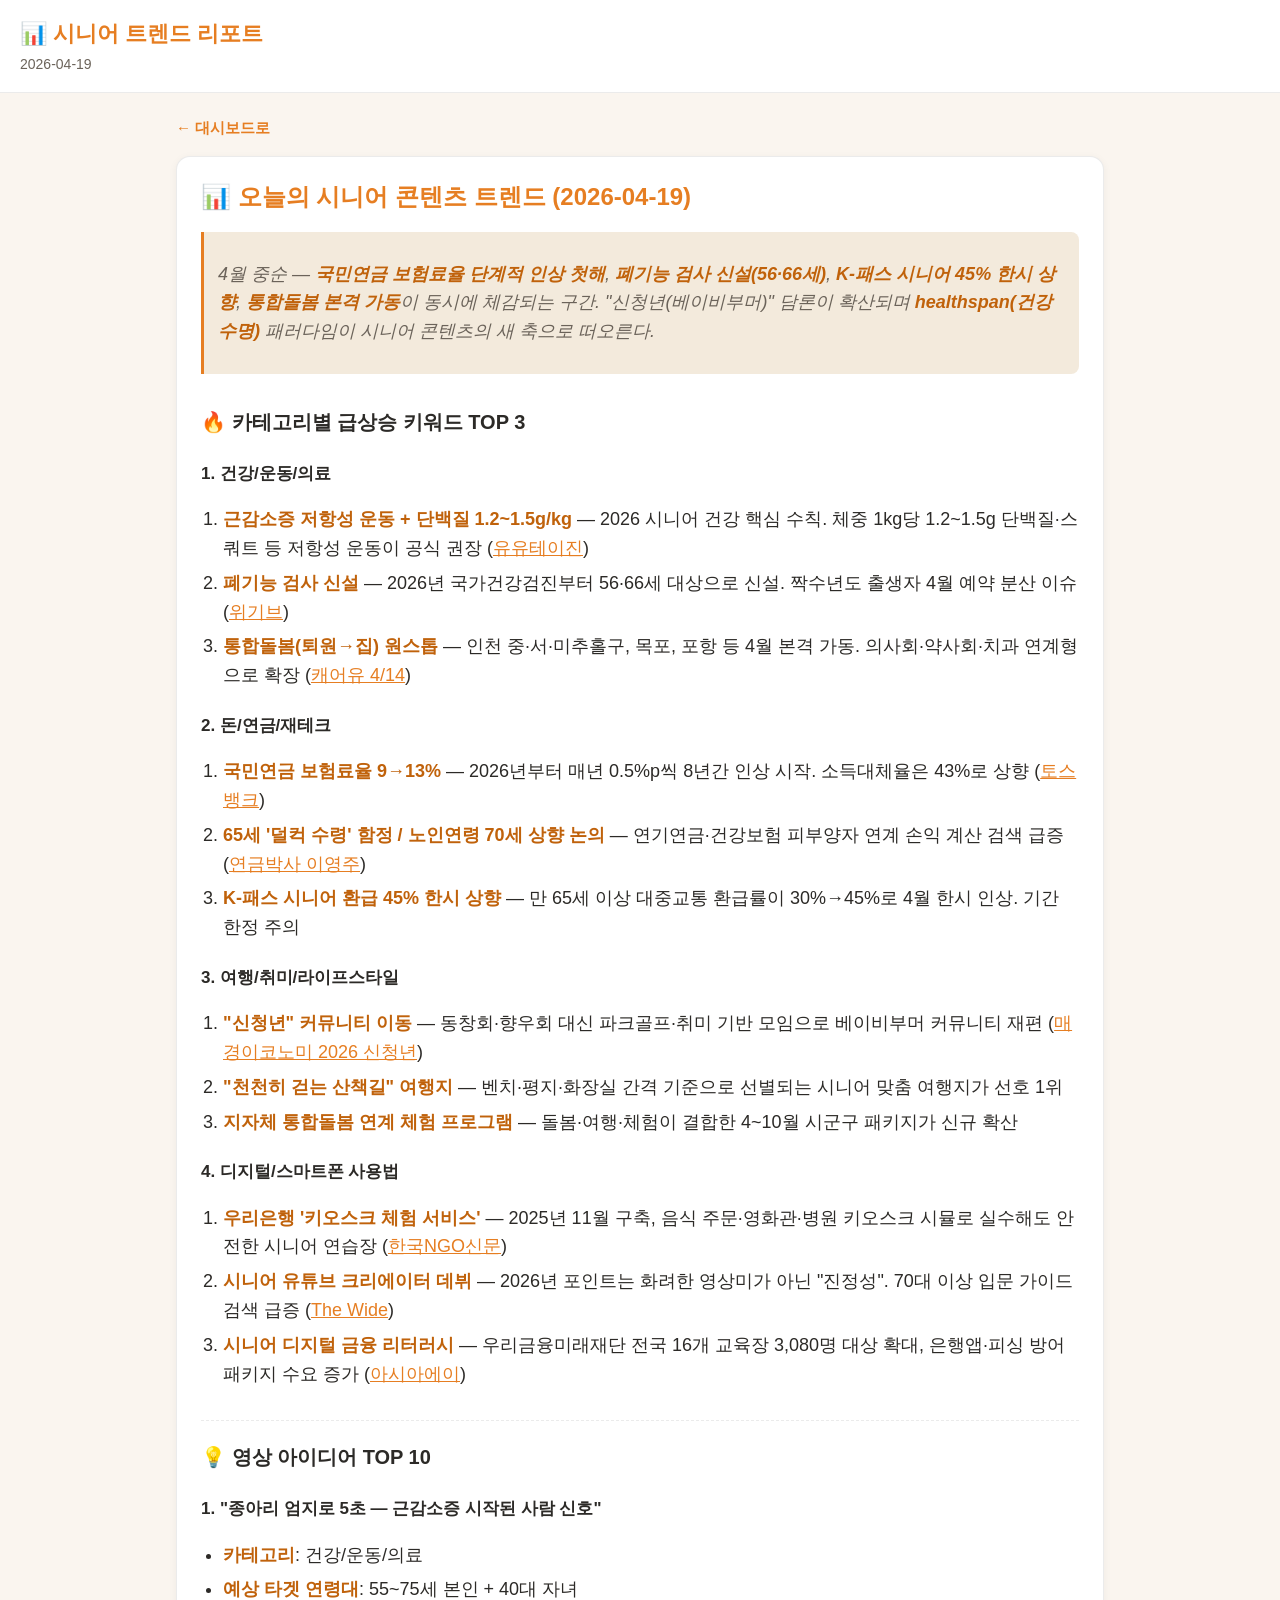
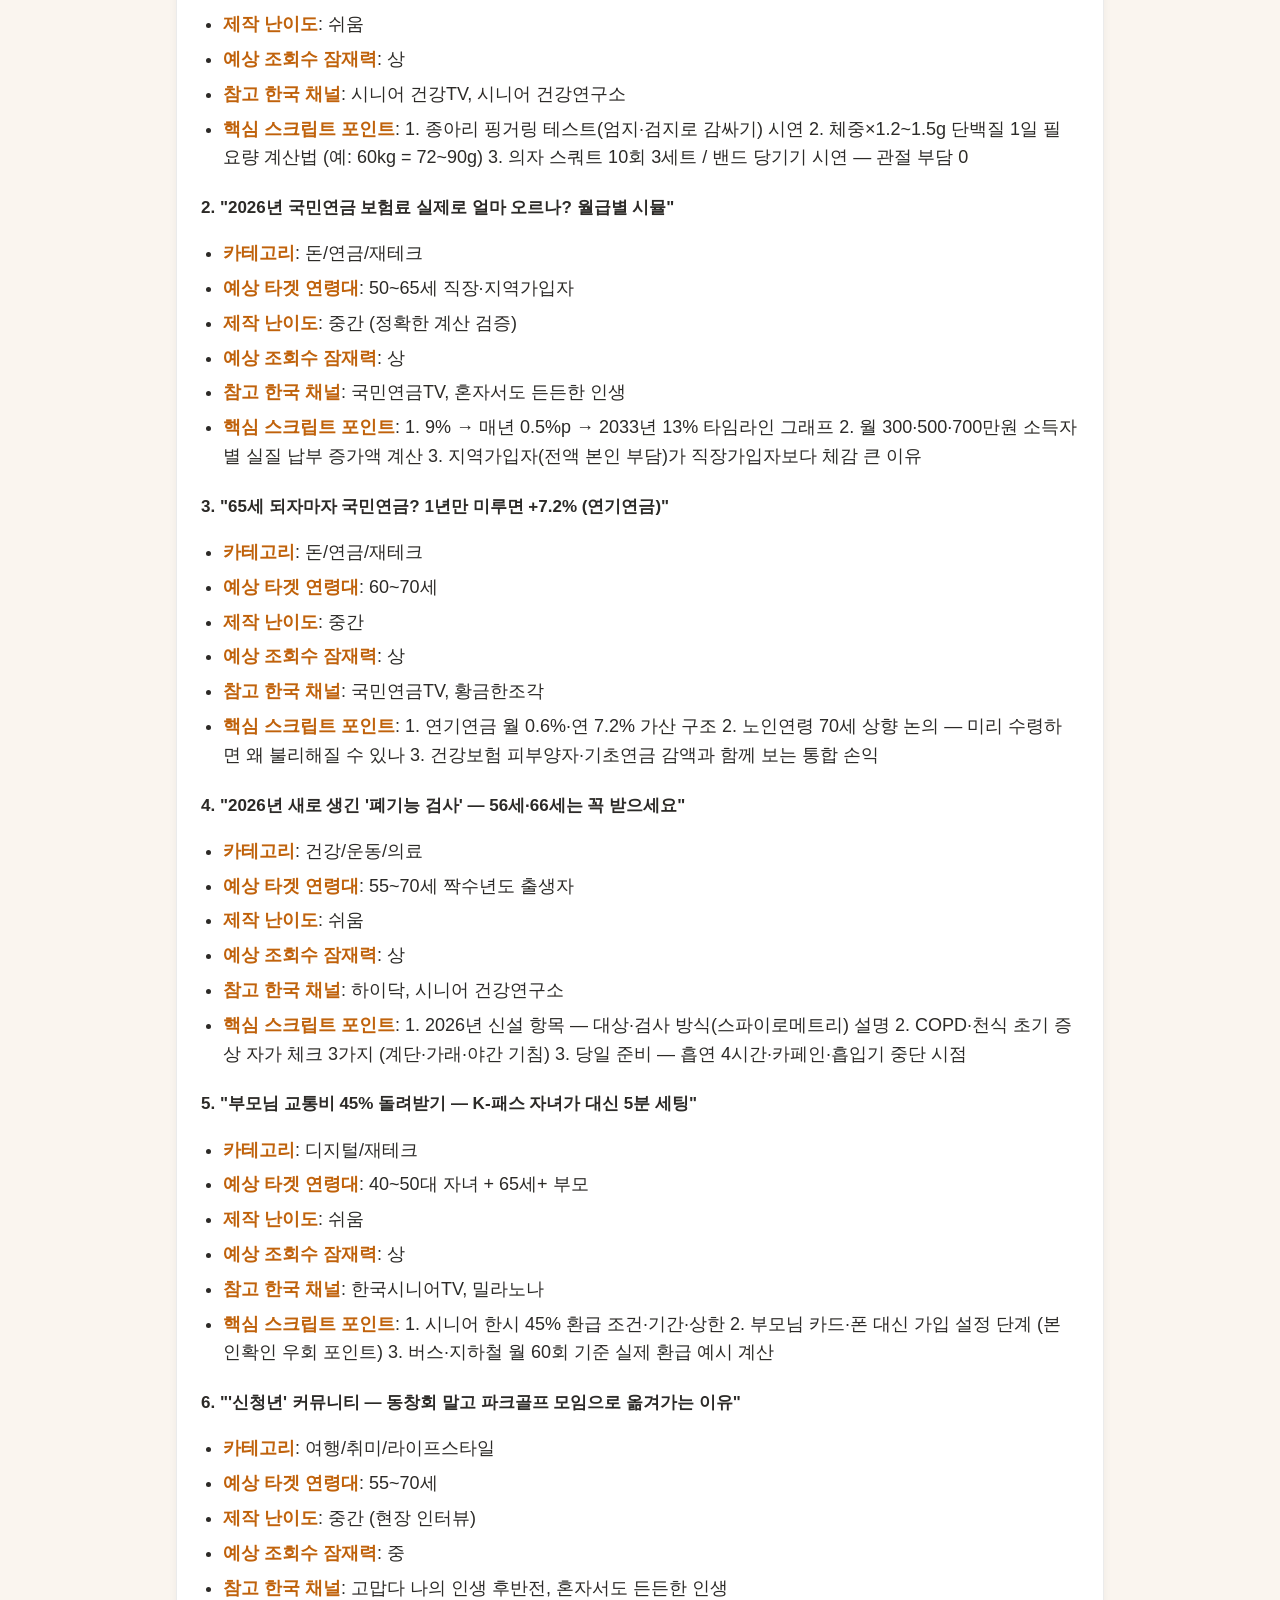
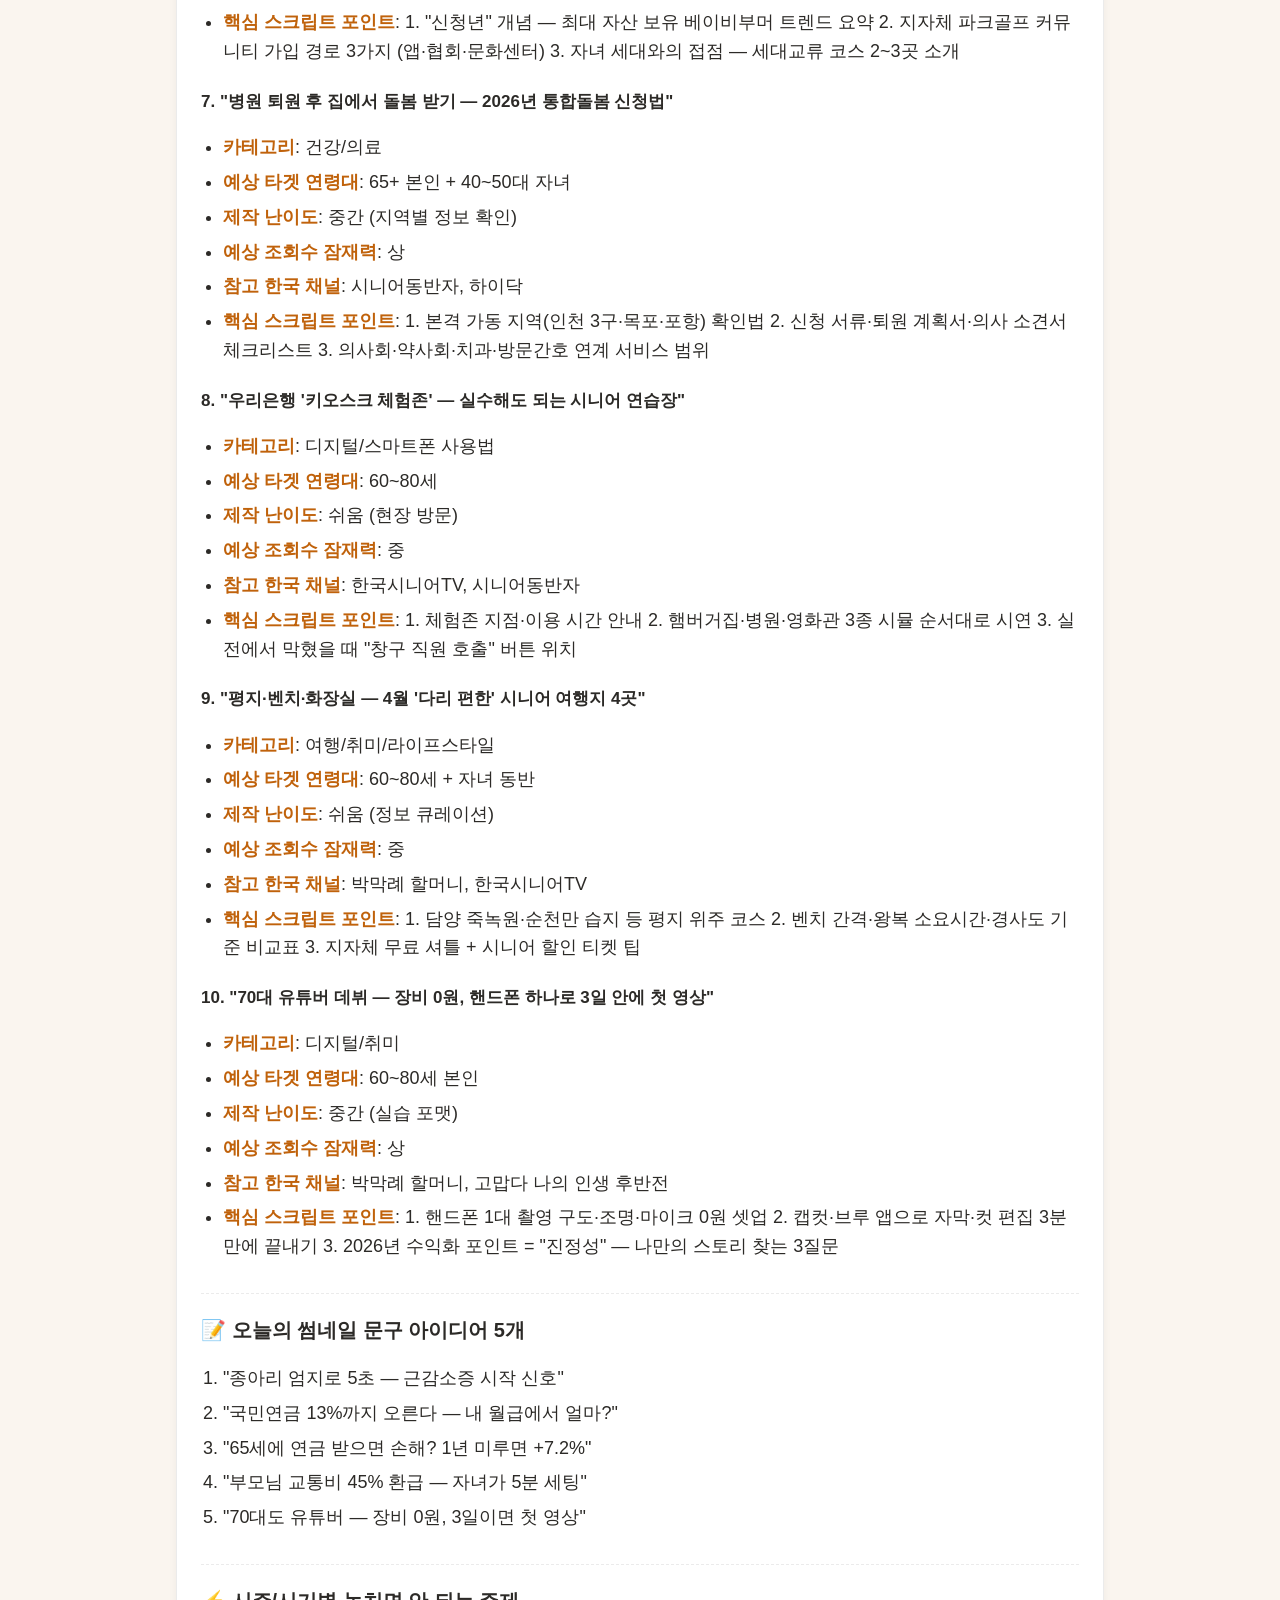
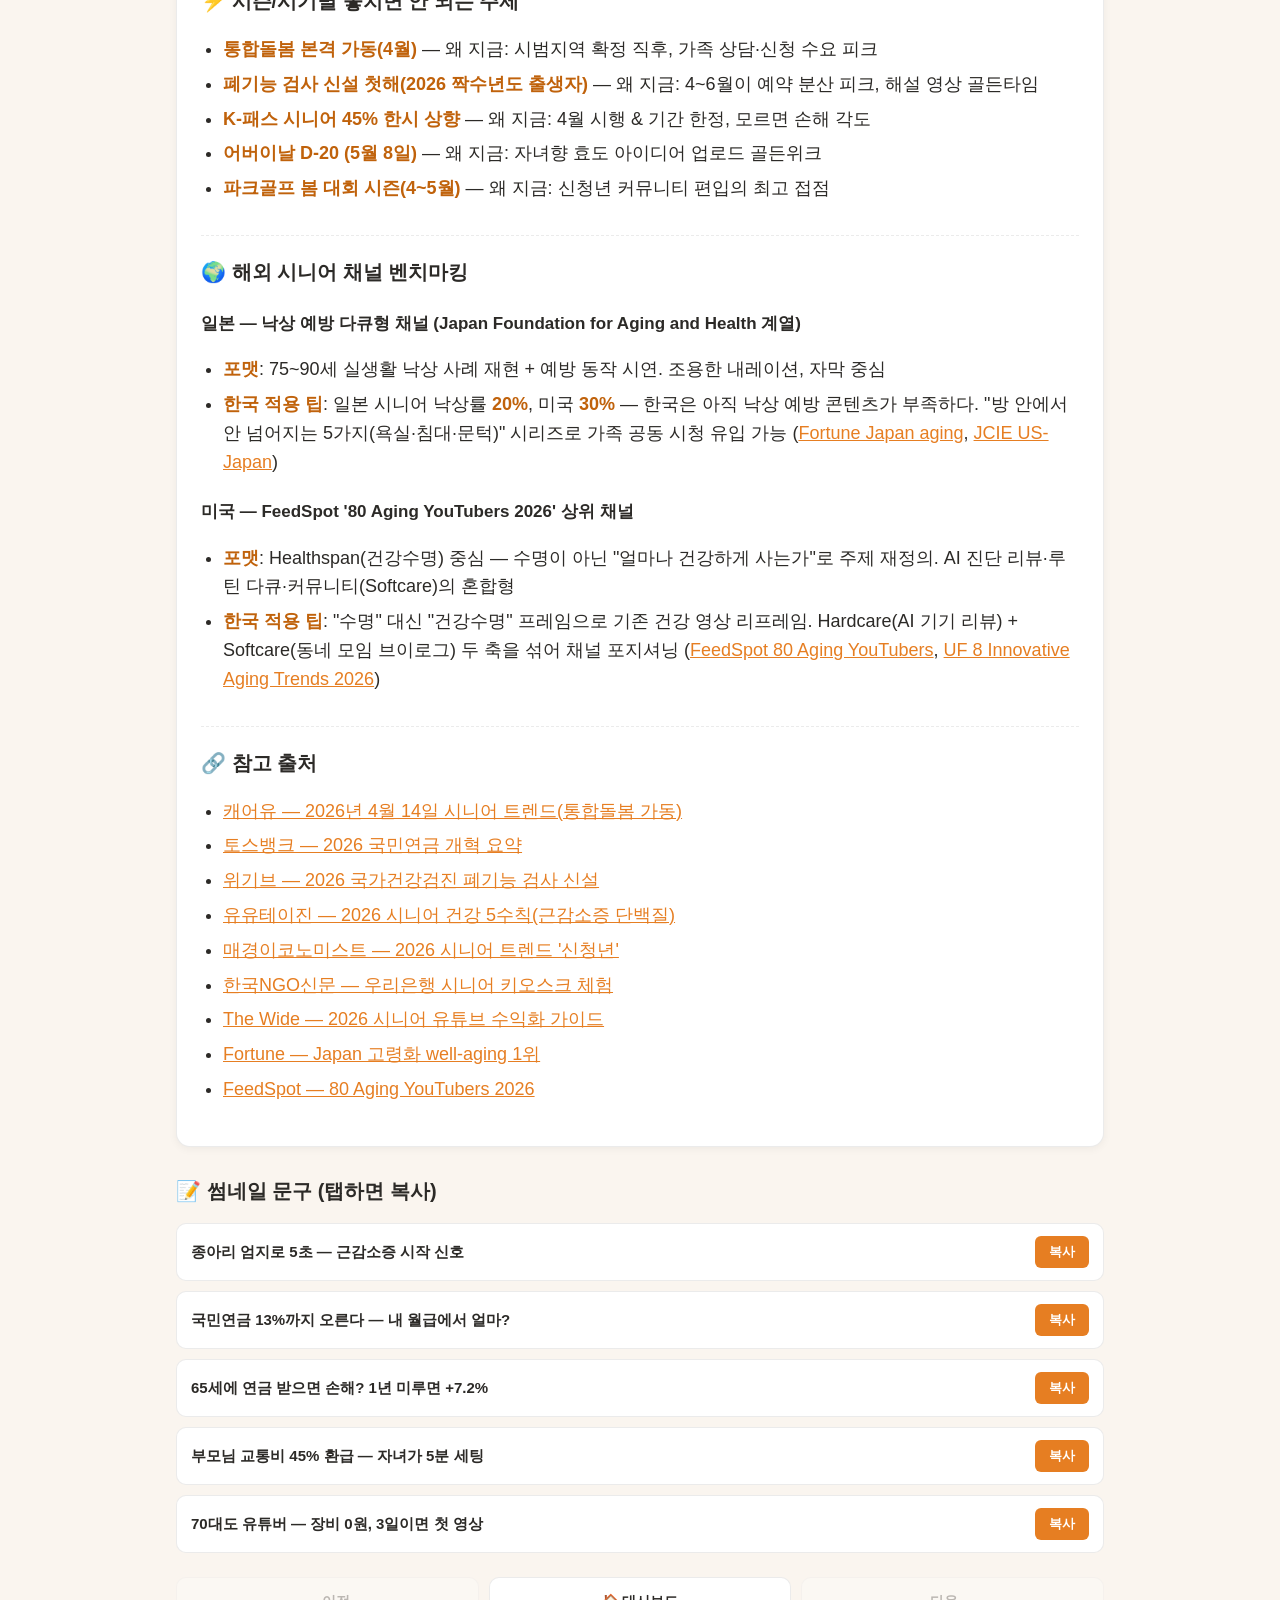
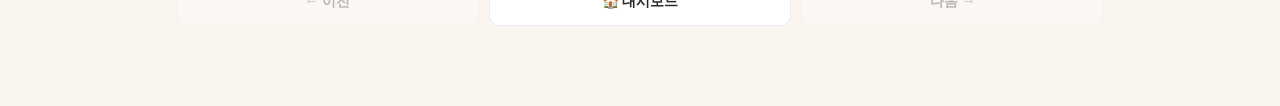
<file: senior/reports/2026-04-19.html>
<!DOCTYPE html>
<html lang="ko">
<head>
<meta charset="utf-8">
<meta name="viewport" content="width=device-width, initial-scale=1, viewport-fit=cover">
<title>2026-04-19 · 시니어 트렌드 리포트</title>
<meta name="theme-color" content="#e67e22">
<meta name="apple-mobile-web-app-capable" content="yes">
<link rel="manifest" href="../manifest.json">
<link rel="icon" type="image/svg+xml" href="../favicon.svg">
<link rel="apple-touch-icon" href="../favicon.svg">
<link rel="stylesheet" href="../styles.css">
</head>
<body>
<header class="header">
  <h1>📊 시니어 트렌드 리포트</h1>
  <div class="subtitle">2026-04-19</div>
</header>
<main class="container">
  <a href="../index.html" class="back-btn">← 대시보드로</a>

  <article class="report-content">
<h1>📊 오늘의 시니어 콘텐츠 트렌드 (2026-04-19)</h1>
<blockquote>
<p>4월 중순 — <strong>국민연금 보험료율 단계적 인상 첫해</strong>, <strong>폐기능 검사 신설(56·66세)</strong>, <strong>K-패스 시니어 45% 한시 상향</strong>, <strong>통합돌봄 본격 가동</strong>이 동시에 체감되는 구간. "신청년(베이비부머)" 담론이 확산되며 <strong>healthspan(건강수명)</strong> 패러다임이 시니어 콘텐츠의 새 축으로 떠오른다.</p>
</blockquote>
<h2>🔥 카테고리별 급상승 키워드 TOP 3</h2>
<h3>1. 건강/운동/의료</h3>
<ol>
<li><strong>근감소증 저항성 운동 + 단백질 1.2~1.5g/kg</strong> — 2026 시니어 건강 핵심 수칙. 체중 1kg당 1.2~1.5g 단백질·스쿼트 등 저항성 운동이 공식 권장 (<a href="https://yuyuteijin.co.kr/blog/b67a454f-496c-4a2f-80db-62a6b08f2807/">유유테이진</a>)</li>
<li><strong>폐기능 검사 신설</strong> — 2026년 국가건강검진부터 56·66세 대상으로 신설. 짝수년도 출생자 4월 예약 분산 이슈 (<a href="https://www.wegive.co.kr/wezine/detail/1371">위기브</a>)</li>
<li><strong>통합돌봄(퇴원→집) 원스톱</strong> — 인천 중·서·미추홀구, 목포, 포항 등 4월 본격 가동. 의사회·약사회·치과 연계형으로 확장 (<a href="https://www.careyounews.org/news/articleView.html?idxno=9271">캐어유 4/14</a>)</li>
</ol>
<h3>2. 돈/연금/재테크</h3>
<ol>
<li><strong>국민연금 보험료율 9→13%</strong> — 2026년부터 매년 0.5%p씩 8년간 인상 시작. 소득대체율은 43%로 상향 (<a href="https://www.tossbank.com/articles/nps2026">토스뱅크</a>)</li>
<li><strong>65세 '덜컥 수령' 함정 / 노인연령 70세 상향 논의</strong> — 연기연금·건강보험 피부양자 연계 손익 계산 검색 급증 (<a href="https://www.youtube.com/watch?v=Tf9NYhMUpxE">연금박사 이영주</a>)</li>
<li><strong>K-패스 시니어 환급 45% 한시 상향</strong> — 만 65세 이상 대중교통 환급률이 30%→45%로 4월 한시 인상. 기간 한정 주의</li>
</ol>
<h3>3. 여행/취미/라이프스타일</h3>
<ol>
<li><strong>"신청년" 커뮤니티 이동</strong> — 동창회·향우회 대신 파크골프·취미 기반 모임으로 베이비부머 커뮤니티 재편 (<a href="https://v.daum.net/v/20251215174210126">매경이코노미 2026 신청년</a>)</li>
<li><strong>"천천히 걷는 산책길" 여행지</strong> — 벤치·평지·화장실 간격 기준으로 선별되는 시니어 맞춤 여행지가 선호 1위</li>
<li><strong>지자체 통합돌봄 연계 체험 프로그램</strong> — 돌봄·여행·체험이 결합한 4~10월 시군구 패키지가 신규 확산</li>
</ol>
<h3>4. 디지털/스마트폰 사용법</h3>
<ol>
<li><strong>우리은행 '키오스크 체험 서비스'</strong> — 2025년 11월 구축, 음식 주문·영화관·병원 키오스크 시뮬로 실수해도 안전한 시니어 연습장 (<a href="https://www.ngonews.kr/news/articleView.html?idxno=221100">한국NGO신문</a>)</li>
<li><strong>시니어 유튜브 크리에이터 데뷔</strong> — 2026년 포인트는 화려한 영상미가 아닌 "진정성". 70대 이상 입문 가이드 검색 급증 (<a href="https://jiyuu-wp.com/2026-%EC%8B%9C%EB%8B%88%EC%96%B4-%EC%9C%A0%ED%8A%9C%EB%B8%8C-%EC%88%98%EC%9D%B5%ED%99%94-%EB%B9%84%EA%B2%B0-%EC%9E%A5%EB%B9%84-%EC%97%86%EC%9D%B4-%EC%8B%9C%EC%9E%91%ED%95%98%EB%8A%94-1%EC%9D%B8/">The Wide</a>)</li>
<li><strong>시니어 디지털 금융 리터러시</strong> — 우리금융미래재단 전국 16개 교육장 3,080명 대상 확대, 은행앱·피싱 방어 패키지 수요 증가 (<a href="https://www.asiaa.co.kr/news/articleView.html?idxno=242858">아시아에이</a>)</li>
</ol>
<h2>💡 영상 아이디어 TOP 10</h2>
<h3 id="idea-1">1. "종아리 엄지로 5초 — 근감소증 시작된 사람 신호"</h3>
<ul>
<li><strong>카테고리</strong>: 건강/운동/의료</li>
<li><strong>예상 타겟 연령대</strong>: 55~75세 본인 + 40대 자녀</li>
<li><strong>제작 난이도</strong>: 쉬움</li>
<li><strong>예상 조회수 잠재력</strong>: 상</li>
<li><strong>참고 한국 채널</strong>: 시니어 건강TV, 시니어 건강연구소</li>
<li><strong>핵심 스크립트 포인트</strong>:
  1. 종아리 핑거링 테스트(엄지·검지로 감싸기) 시연
  2. 체중×1.2~1.5g 단백질 1일 필요량 계산법 (예: 60kg = 72~90g)
  3. 의자 스쿼트 10회 3세트 / 밴드 당기기 시연 — 관절 부담 0</li>
</ul>
<h3 id="idea-2">2. "2026년 국민연금 보험료 실제로 얼마 오르나? 월급별 시뮬"</h3>
<ul>
<li><strong>카테고리</strong>: 돈/연금/재테크</li>
<li><strong>예상 타겟 연령대</strong>: 50~65세 직장·지역가입자</li>
<li><strong>제작 난이도</strong>: 중간 (정확한 계산 검증)</li>
<li><strong>예상 조회수 잠재력</strong>: 상</li>
<li><strong>참고 한국 채널</strong>: 국민연금TV, 혼자서도 든든한 인생</li>
<li><strong>핵심 스크립트 포인트</strong>:
  1. 9% → 매년 0.5%p → 2033년 13% 타임라인 그래프
  2. 월 300·500·700만원 소득자별 실질 납부 증가액 계산
  3. 지역가입자(전액 본인 부담)가 직장가입자보다 체감 큰 이유</li>
</ul>
<h3 id="idea-3">3. "65세 되자마자 국민연금? 1년만 미루면 +7.2% (연기연금)"</h3>
<ul>
<li><strong>카테고리</strong>: 돈/연금/재테크</li>
<li><strong>예상 타겟 연령대</strong>: 60~70세</li>
<li><strong>제작 난이도</strong>: 중간</li>
<li><strong>예상 조회수 잠재력</strong>: 상</li>
<li><strong>참고 한국 채널</strong>: 국민연금TV, 황금한조각</li>
<li><strong>핵심 스크립트 포인트</strong>:
  1. 연기연금 월 0.6%·연 7.2% 가산 구조
  2. 노인연령 70세 상향 논의 — 미리 수령하면 왜 불리해질 수 있나
  3. 건강보험 피부양자·기초연금 감액과 함께 보는 통합 손익</li>
</ul>
<h3 id="idea-4">4. "2026년 새로 생긴 '폐기능 검사' — 56세·66세는 꼭 받으세요"</h3>
<ul>
<li><strong>카테고리</strong>: 건강/운동/의료</li>
<li><strong>예상 타겟 연령대</strong>: 55~70세 짝수년도 출생자</li>
<li><strong>제작 난이도</strong>: 쉬움</li>
<li><strong>예상 조회수 잠재력</strong>: 상</li>
<li><strong>참고 한국 채널</strong>: 하이닥, 시니어 건강연구소</li>
<li><strong>핵심 스크립트 포인트</strong>:
  1. 2026년 신설 항목 — 대상·검사 방식(스파이로메트리) 설명
  2. COPD·천식 초기 증상 자가 체크 3가지 (계단·가래·야간 기침)
  3. 당일 준비 — 흡연 4시간·카페인·흡입기 중단 시점</li>
</ul>
<h3 id="idea-5">5. "부모님 교통비 45% 돌려받기 — K-패스 자녀가 대신 5분 세팅"</h3>
<ul>
<li><strong>카테고리</strong>: 디지털/재테크</li>
<li><strong>예상 타겟 연령대</strong>: 40~50대 자녀 + 65세+ 부모</li>
<li><strong>제작 난이도</strong>: 쉬움</li>
<li><strong>예상 조회수 잠재력</strong>: 상</li>
<li><strong>참고 한국 채널</strong>: 한국시니어TV, 밀라노나</li>
<li><strong>핵심 스크립트 포인트</strong>:
  1. 시니어 한시 45% 환급 조건·기간·상한
  2. 부모님 카드·폰 대신 가입 설정 단계 (본인확인 우회 포인트)
  3. 버스·지하철 월 60회 기준 실제 환급 예시 계산</li>
</ul>
<h3 id="idea-6">6. "'신청년' 커뮤니티 — 동창회 말고 파크골프 모임으로 옮겨가는 이유"</h3>
<ul>
<li><strong>카테고리</strong>: 여행/취미/라이프스타일</li>
<li><strong>예상 타겟 연령대</strong>: 55~70세</li>
<li><strong>제작 난이도</strong>: 중간 (현장 인터뷰)</li>
<li><strong>예상 조회수 잠재력</strong>: 중</li>
<li><strong>참고 한국 채널</strong>: 고맙다 나의 인생 후반전, 혼자서도 든든한 인생</li>
<li><strong>핵심 스크립트 포인트</strong>:
  1. "신청년" 개념 — 최대 자산 보유 베이비부머 트렌드 요약
  2. 지자체 파크골프 커뮤니티 가입 경로 3가지 (앱·협회·문화센터)
  3. 자녀 세대와의 접점 — 세대교류 코스 2~3곳 소개</li>
</ul>
<h3 id="idea-7">7. "병원 퇴원 후 집에서 돌봄 받기 — 2026년 통합돌봄 신청법"</h3>
<ul>
<li><strong>카테고리</strong>: 건강/의료</li>
<li><strong>예상 타겟 연령대</strong>: 65+ 본인 + 40~50대 자녀</li>
<li><strong>제작 난이도</strong>: 중간 (지역별 정보 확인)</li>
<li><strong>예상 조회수 잠재력</strong>: 상</li>
<li><strong>참고 한국 채널</strong>: 시니어동반자, 하이닥</li>
<li><strong>핵심 스크립트 포인트</strong>:
  1. 본격 가동 지역(인천 3구·목포·포항) 확인법
  2. 신청 서류·퇴원 계획서·의사 소견서 체크리스트
  3. 의사회·약사회·치과·방문간호 연계 서비스 범위</li>
</ul>
<h3 id="idea-8">8. "우리은행 '키오스크 체험존' — 실수해도 되는 시니어 연습장"</h3>
<ul>
<li><strong>카테고리</strong>: 디지털/스마트폰 사용법</li>
<li><strong>예상 타겟 연령대</strong>: 60~80세</li>
<li><strong>제작 난이도</strong>: 쉬움 (현장 방문)</li>
<li><strong>예상 조회수 잠재력</strong>: 중</li>
<li><strong>참고 한국 채널</strong>: 한국시니어TV, 시니어동반자</li>
<li><strong>핵심 스크립트 포인트</strong>:
  1. 체험존 지점·이용 시간 안내
  2. 햄버거집·병원·영화관 3종 시뮬 순서대로 시연
  3. 실전에서 막혔을 때 "창구 직원 호출" 버튼 위치</li>
</ul>
<h3 id="idea-9">9. "평지·벤치·화장실 — 4월 '다리 편한' 시니어 여행지 4곳"</h3>
<ul>
<li><strong>카테고리</strong>: 여행/취미/라이프스타일</li>
<li><strong>예상 타겟 연령대</strong>: 60~80세 + 자녀 동반</li>
<li><strong>제작 난이도</strong>: 쉬움 (정보 큐레이션)</li>
<li><strong>예상 조회수 잠재력</strong>: 중</li>
<li><strong>참고 한국 채널</strong>: 박막례 할머니, 한국시니어TV</li>
<li><strong>핵심 스크립트 포인트</strong>:
  1. 담양 죽녹원·순천만 습지 등 평지 위주 코스
  2. 벤치 간격·왕복 소요시간·경사도 기준 비교표
  3. 지자체 무료 셔틀 + 시니어 할인 티켓 팁</li>
</ul>
<h3 id="idea-10">10. "70대 유튜버 데뷔 — 장비 0원, 핸드폰 하나로 3일 안에 첫 영상"</h3>
<ul>
<li><strong>카테고리</strong>: 디지털/취미</li>
<li><strong>예상 타겟 연령대</strong>: 60~80세 본인</li>
<li><strong>제작 난이도</strong>: 중간 (실습 포맷)</li>
<li><strong>예상 조회수 잠재력</strong>: 상</li>
<li><strong>참고 한국 채널</strong>: 박막례 할머니, 고맙다 나의 인생 후반전</li>
<li><strong>핵심 스크립트 포인트</strong>:
  1. 핸드폰 1대 촬영 구도·조명·마이크 0원 셋업
  2. 캡컷·브루 앱으로 자막·컷 편집 3분 만에 끝내기
  3. 2026년 수익화 포인트 = "진정성" — 나만의 스토리 찾는 3질문</li>
</ul>
<h2>📝 오늘의 썸네일 문구 아이디어 5개</h2>
<ol>
<li>"종아리 엄지로 5초 — 근감소증 시작 신호"</li>
<li>"국민연금 13%까지 오른다 — 내 월급에서 얼마?"</li>
<li>"65세에 연금 받으면 손해? 1년 미루면 +7.2%"</li>
<li>"부모님 교통비 45% 환급 — 자녀가 5분 세팅"</li>
<li>"70대도 유튜버 — 장비 0원, 3일이면 첫 영상"</li>
</ol>
<h2>⚡ 시즌/시기별 놓치면 안 되는 주제</h2>
<ul>
<li><strong>통합돌봄 본격 가동(4월)</strong> — 왜 지금: 시범지역 확정 직후, 가족 상담·신청 수요 피크</li>
<li><strong>폐기능 검사 신설 첫해(2026 짝수년도 출생자)</strong> — 왜 지금: 4~6월이 예약 분산 피크, 해설 영상 골든타임</li>
<li><strong>K-패스 시니어 45% 한시 상향</strong> — 왜 지금: 4월 시행 &amp; 기간 한정, 모르면 손해 각도</li>
<li><strong>어버이날 D-20 (5월 8일)</strong> — 왜 지금: 자녀향 효도 아이디어 업로드 골든위크</li>
<li><strong>파크골프 봄 대회 시즌(4~5월)</strong> — 왜 지금: 신청년 커뮤니티 편입의 최고 접점</li>
</ul>
<h2>🌍 해외 시니어 채널 벤치마킹</h2>
<h3>일본 — 낙상 예방 다큐형 채널 (Japan Foundation for Aging and Health 계열)</h3>
<ul>
<li><strong>포맷</strong>: 75~90세 실생활 낙상 사례 재현 + 예방 동작 시연. 조용한 내레이션, 자막 중심</li>
<li><strong>한국 적용 팁</strong>: 일본 시니어 낙상률 <strong>20%</strong>, 미국 <strong>30%</strong> — 한국은 아직 낙상 예방 콘텐츠가 부족하다. "방 안에서 안 넘어지는 5가지(욕실·침대·문턱)" 시리즈로 가족 공동 시청 유입 가능 (<a href="https://fortune.com/2024/12/05/best-countries-aging-longest-lifespan-top-10-japan-netherlands-south-korea-denmark-spain/">Fortune Japan aging</a>, <a href="https://jcie.org/programs/healthy-aging/us-japan-aging/">JCIE US-Japan</a>)</li>
</ul>
<h3>미국 — FeedSpot '80 Aging YouTubers 2026' 상위 채널</h3>
<ul>
<li><strong>포맷</strong>: Healthspan(건강수명) 중심 — 수명이 아닌 "얼마나 건강하게 사는가"로 주제 재정의. AI 진단 리뷰·루틴 다큐·커뮤니티(Softcare)의 혼합형</li>
<li><strong>한국 적용 팁</strong>: "수명" 대신 "건강수명" 프레임으로 기존 건강 영상 리프레임. Hardcare(AI 기기 리뷰) + Softcare(동네 모임 브이로그) 두 축을 섞어 채널 포지셔닝 (<a href="https://videos.feedspot.com/aging_youtube_channels/">FeedSpot 80 Aging YouTubers</a>, <a href="https://online.aging.ufl.edu/2025/12/17/8-innovative-aging-trends-to-watch-in-2026/">UF 8 Innovative Aging Trends 2026</a>)</li>
</ul>
<h2>🔗 참고 출처</h2>
<ul>
<li><a href="https://www.careyounews.org/news/articleView.html?idxno=9271">캐어유 — 2026년 4월 14일 시니어 트렌드(통합돌봄 가동)</a></li>
<li><a href="https://www.tossbank.com/articles/nps2026">토스뱅크 — 2026 국민연금 개혁 요약</a></li>
<li><a href="https://www.wegive.co.kr/wezine/detail/1371">위기브 — 2026 국가건강검진 폐기능 검사 신설</a></li>
<li><a href="https://yuyuteijin.co.kr/blog/b67a454f-496c-4a2f-80db-62a6b08f2807/">유유테이진 — 2026 시니어 건강 5수칙(근감소증 단백질)</a></li>
<li><a href="https://v.daum.net/v/20251215174210126">매경이코노미스트 — 2026 시니어 트렌드 '신청년'</a></li>
<li><a href="https://www.ngonews.kr/news/articleView.html?idxno=221100">한국NGO신문 — 우리은행 시니어 키오스크 체험</a></li>
<li><a href="https://jiyuu-wp.com/2026-%EC%8B%9C%EB%8B%88%EC%96%B4-%EC%9C%A0%ED%8A%9C%EB%B8%8C-%EC%88%98%EC%9D%B5%ED%99%94-%EB%B9%84%EA%B2%B0-%EC%9E%A5%EB%B9%84-%EC%97%86%EC%9D%B4-%EC%8B%9C%EC%9E%91%ED%95%98%EB%8A%94-1%EC%9D%B8/">The Wide — 2026 시니어 유튜브 수익화 가이드</a></li>
<li><a href="https://fortune.com/2024/12/05/best-countries-aging-longest-lifespan-top-10-japan-netherlands-south-korea-denmark-spain/">Fortune — Japan 고령화 well-aging 1위</a></li>
<li><a href="https://videos.feedspot.com/aging_youtube_channels/">FeedSpot — 80 Aging YouTubers 2026</a></li>
</ul>
  </article>

  <section style="margin-top: 28px;">
    <h2 style="font-size: 20px; font-weight: 800;">📝 썸네일 문구 (탭하면 복사)</h2>
    <div id="thumbnails">
<div class="thumbnail-item"><span class="thumbnail-text">종아리 엄지로 5초 — 근감소증 시작 신호</span><button class="copy-btn" data-text="종아리 엄지로 5초 — 근감소증 시작 신호">복사</button></div>
<div class="thumbnail-item"><span class="thumbnail-text">국민연금 13%까지 오른다 — 내 월급에서 얼마?</span><button class="copy-btn" data-text="국민연금 13%까지 오른다 — 내 월급에서 얼마?">복사</button></div>
<div class="thumbnail-item"><span class="thumbnail-text">65세에 연금 받으면 손해? 1년 미루면 +7.2%</span><button class="copy-btn" data-text="65세에 연금 받으면 손해? 1년 미루면 +7.2%">복사</button></div>
<div class="thumbnail-item"><span class="thumbnail-text">부모님 교통비 45% 환급 — 자녀가 5분 세팅</span><button class="copy-btn" data-text="부모님 교통비 45% 환급 — 자녀가 5분 세팅">복사</button></div>
<div class="thumbnail-item"><span class="thumbnail-text">70대도 유튜버 — 장비 0원, 3일이면 첫 영상</span><button class="copy-btn" data-text="70대도 유튜버 — 장비 0원, 3일이면 첫 영상">복사</button></div>
    </div>
  </section>

  <nav class="nav-row">
    <a href="#" aria-disabled="true">← 이전</a>
    <a href="../index.html">🏠 대시보드</a>
    <a href="#" aria-disabled="true">다음 →</a>
  </nav>
</main>
<script>
document.querySelectorAll(".copy-btn").forEach((btn) => {
  btn.addEventListener("click", async () => {
    const text = btn.dataset.text;
    try {
      await navigator.clipboard.writeText(text);
      const orig = btn.textContent;
      btn.textContent = "✓ 복사됨";
      btn.classList.add("copied");
      setTimeout(() => {
        btn.textContent = orig;
        btn.classList.remove("copied");
      }, 1500);
    } catch (e) {
      btn.textContent = "실패";
    }
  });
});
if (location.hash) {
  const el = document.querySelector(location.hash);
  if (el) setTimeout(() => el.scrollIntoView({ behavior: "smooth", block: "start" }), 100);
}
</script>
</body>
</html>
</file>
<file: senior/styles.css>
:root {
  --bg: #faf5ef;
  --bg-subtle: #f3eadc;
  --surface: #ffffff;
  --accent: #e67e22;
  --accent-dark: #c0620b;
  --accent-soft: rgba(230, 126, 34, 0.12);
  --text: #2c2a27;
  --text-muted: #6b635a;
  --border: rgba(0, 0, 0, 0.08);
  --success: #7cb342;
  --shadow: 0 2px 8px rgba(0, 0, 0, 0.05);
  --shadow-hover: 0 4px 16px rgba(0, 0, 0, 0.1);
  --radius: 14px;
}

@media (prefers-color-scheme: dark) {
  :root {
    --bg: #1a1714;
    --bg-subtle: #221d18;
    --surface: #2a241e;
    --text: #e8e3dc;
    --text-muted: #a69c8f;
    --border: rgba(255, 255, 255, 0.08);
    --shadow: 0 2px 8px rgba(0, 0, 0, 0.3);
    --shadow-hover: 0 4px 16px rgba(0, 0, 0, 0.5);
  }
}

* { box-sizing: border-box; }
html { -webkit-text-size-adjust: 100%; }
body {
  margin: 0;
  font-family: -apple-system, BlinkMacSystemFont, "Segoe UI", "Pretendard", "Malgun Gothic", "Apple SD Gothic Neo", sans-serif;
  font-size: 18px;
  line-height: 1.6;
  color: var(--text);
  background: var(--bg);
  padding-bottom: 60px;
}

.header {
  background: var(--surface);
  border-bottom: 1px solid var(--border);
  padding: 16px 20px;
  position: sticky;
  top: 0;
  z-index: 10;
}
.header h1 {
  font-size: 22px;
  margin: 0;
  color: var(--accent);
  font-weight: 800;
}
.header .subtitle {
  font-size: 14px;
  color: var(--text-muted);
  margin-top: 2px;
}

.container {
  max-width: 960px;
  margin: 0 auto;
  padding: 20px 16px;
}

.hero { margin-bottom: 28px; }
.hero-title {
  font-size: 20px;
  font-weight: 800;
  margin: 0 0 14px;
}
.hero-cards {
  display: grid;
  gap: 12px;
}
.top-card {
  background: linear-gradient(135deg, var(--accent) 0%, var(--accent-dark) 100%);
  color: white;
  padding: 18px;
  border-radius: var(--radius);
  text-decoration: none;
  display: block;
  box-shadow: var(--shadow);
  transition: transform 0.15s;
}
.top-card:active { transform: scale(0.98); }
.top-card .rank {
  font-size: 12px;
  font-weight: 800;
  opacity: 0.9;
  letter-spacing: 2px;
}
.top-card .title {
  font-size: 19px;
  font-weight: 800;
  margin: 6px 0 8px;
  line-height: 1.35;
}
.top-card .meta {
  font-size: 13px;
  opacity: 0.92;
}

.filters { margin-bottom: 20px; }
.filter-row {
  display: flex;
  gap: 8px;
  overflow-x: auto;
  padding-bottom: 8px;
  -webkit-overflow-scrolling: touch;
  margin-bottom: 10px;
}
.filter-row::-webkit-scrollbar { display: none; }
.filter-pill {
  flex-shrink: 0;
  padding: 8px 14px;
  border: 1px solid var(--border);
  background: var(--surface);
  color: var(--text);
  border-radius: 100px;
  font-size: 14px;
  font-weight: 600;
  cursor: pointer;
  transition: all 0.15s;
}
.filter-pill.active {
  background: var(--accent);
  color: white;
  border-color: var(--accent);
}
.search-box, .sort-select {
  width: 100%;
  padding: 12px 14px;
  border: 1px solid var(--border);
  border-radius: 10px;
  font-size: 16px;
  background: var(--surface);
  color: var(--text);
  margin-bottom: 10px;
}
.search-box:focus, .sort-select:focus {
  outline: none;
  border-color: var(--accent);
}

.ideas-grid {
  display: grid;
  gap: 14px;
  grid-template-columns: 1fr;
}
@media (min-width: 640px) { .ideas-grid { grid-template-columns: 1fr 1fr; } }
@media (min-width: 960px) { .ideas-grid { grid-template-columns: 1fr 1fr 1fr; } }

.idea-card {
  background: var(--surface);
  border: 1px solid var(--border);
  border-radius: var(--radius);
  padding: 16px;
  transition: all 0.15s;
  position: relative;
  display: flex;
  flex-direction: column;
}
.idea-card:hover { box-shadow: var(--shadow-hover); transform: translateY(-2px); }
.idea-card.made { opacity: 0.5; }
.idea-card.made::after {
  content: "✓ 완료";
  position: absolute;
  top: 10px;
  right: 10px;
  background: var(--success);
  color: white;
  padding: 3px 8px;
  border-radius: 6px;
  font-size: 11px;
  font-weight: 700;
}
.idea-head {
  display: flex;
  align-items: center;
  gap: 8px;
  margin-bottom: 10px;
  flex-wrap: wrap;
}
.idea-cat {
  font-size: 13px;
  background: var(--accent-soft);
  color: var(--accent-dark);
  padding: 4px 10px;
  border-radius: 100px;
  font-weight: 700;
}
.idea-date {
  font-size: 12px;
  color: var(--text-muted);
  margin-left: auto;
}
.idea-title {
  font-size: 17px;
  font-weight: 700;
  margin: 0 0 10px;
  line-height: 1.4;
}
.idea-meta {
  display: flex;
  flex-wrap: wrap;
  gap: 6px;
  margin-bottom: 12px;
}
.badge {
  font-size: 12px;
  padding: 3px 9px;
  border-radius: 100px;
  background: var(--bg-subtle);
  color: var(--text-muted);
  font-weight: 600;
}
.badge.easy { background: #e8f5e9; color: #2e7d32; }
.badge.medium { background: #fff8e1; color: #9d6e00; }
.badge.hard { background: #ffebee; color: #b71c1c; }
.badge.high { background: #fff3e0; color: #c0620b; font-weight: 800; }
.badge.low { background: #eceff1; color: #546e7a; }
@media (prefers-color-scheme: dark) {
  .badge.easy { background: #1b3a1d; color: #a5d6a7; }
  .badge.medium { background: #3a2f0e; color: #ffe082; }
  .badge.hard { background: #3d1a1c; color: #ef9a9a; }
  .badge.high { background: #3d2510; color: #ffcc80; }
  .badge.low { background: #2a3035; color: #b0bec5; }
}
.idea-actions {
  margin-top: auto;
  display: flex;
  gap: 8px;
}
.btn {
  flex: 1;
  padding: 9px 12px;
  border-radius: 8px;
  border: 1px solid var(--border);
  background: var(--surface);
  color: var(--text);
  font-size: 13px;
  cursor: pointer;
  font-weight: 700;
  transition: all 0.15s;
  text-align: center;
  text-decoration: none;
  display: inline-block;
}
.btn:hover { background: var(--bg-subtle); }
.btn.primary {
  background: var(--accent);
  color: white;
  border-color: var(--accent);
}
.btn.primary:hover { background: var(--accent-dark); }

.archive {
  margin-top: 40px;
  border-top: 1px solid var(--border);
  padding-top: 24px;
}
.archive-title {
  font-size: 20px;
  font-weight: 800;
  margin: 0 0 14px;
}
details {
  background: var(--surface);
  border: 1px solid var(--border);
  border-radius: 10px;
  padding: 12px 16px;
  margin-bottom: 10px;
}
details summary {
  cursor: pointer;
  font-weight: 600;
  font-size: 15px;
  list-style: none;
}
details summary::-webkit-details-marker { display: none; }
details summary::before {
  content: "▸ ";
  color: var(--accent);
  display: inline-block;
  transition: transform 0.15s;
  font-weight: 800;
}
details[open] summary::before { content: "▾ "; }
details .inner {
  margin-top: 12px;
  padding-top: 12px;
  border-top: 1px solid var(--border);
}
details a {
  color: var(--accent);
  text-decoration: none;
  font-weight: 600;
}
details a:hover { text-decoration: underline; }

.today-tag {
  display: inline-block;
  background: var(--accent);
  color: white;
  padding: 2px 7px;
  border-radius: 6px;
  font-size: 11px;
  font-weight: 800;
  margin-right: 6px;
  vertical-align: middle;
}

.empty {
  text-align: center;
  padding: 40px 20px;
  color: var(--text-muted);
  font-size: 16px;
}

.report-content {
  background: var(--surface);
  border-radius: var(--radius);
  padding: 24px;
  border: 1px solid var(--border);
  box-shadow: var(--shadow);
}
.report-content h1 { color: var(--accent); font-size: 24px; margin-top: 0; line-height: 1.3; }
.report-content h2 { font-size: 20px; margin-top: 32px; border-top: 1px dashed var(--border); padding-top: 20px; }
.report-content h2:first-of-type { border-top: 0; padding-top: 0; }
.report-content h3 { font-size: 17px; margin-top: 22px; }
.report-content h3[id^="idea-"] { scroll-margin-top: 80px; }
.report-content blockquote {
  border-left: 3px solid var(--accent);
  padding: 10px 14px;
  color: var(--text-muted);
  font-style: italic;
  margin: 16px 0;
  background: var(--bg-subtle);
  border-radius: 0 8px 8px 0;
}
.report-content ol, .report-content ul { padding-left: 22px; }
.report-content li { margin: 6px 0; }
.report-content strong { color: var(--accent-dark); }
.report-content a { color: var(--accent); overflow-wrap: break-word; }
.report-content code {
  background: var(--bg-subtle);
  padding: 2px 6px;
  border-radius: 4px;
  font-size: 0.92em;
  font-family: "SF Mono", Consolas, monospace;
}

.thumbnail-item {
  display: flex;
  align-items: center;
  gap: 10px;
  padding: 12px 14px;
  background: var(--surface);
  border: 1px solid var(--border);
  border-radius: 10px;
  margin: 10px 0;
}
.thumbnail-text {
  flex: 1;
  font-weight: 600;
  font-size: 15px;
}
.copy-btn {
  padding: 7px 14px;
  background: var(--accent);
  color: white;
  border: none;
  border-radius: 6px;
  font-size: 13px;
  cursor: pointer;
  font-weight: 700;
  flex-shrink: 0;
}
.copy-btn.copied { background: var(--success); }

.back-btn {
  display: inline-block;
  margin-bottom: 16px;
  color: var(--accent);
  text-decoration: none;
  font-weight: 700;
  font-size: 15px;
}

.nav-row {
  display: flex;
  gap: 10px;
  margin-top: 24px;
}
.nav-row a {
  flex: 1;
  padding: 12px;
  border: 1px solid var(--border);
  border-radius: 10px;
  text-align: center;
  text-decoration: none;
  color: var(--text);
  font-weight: 700;
  font-size: 14px;
  background: var(--surface);
}
.nav-row a[aria-disabled="true"] { opacity: 0.3; pointer-events: none; }
</file>
